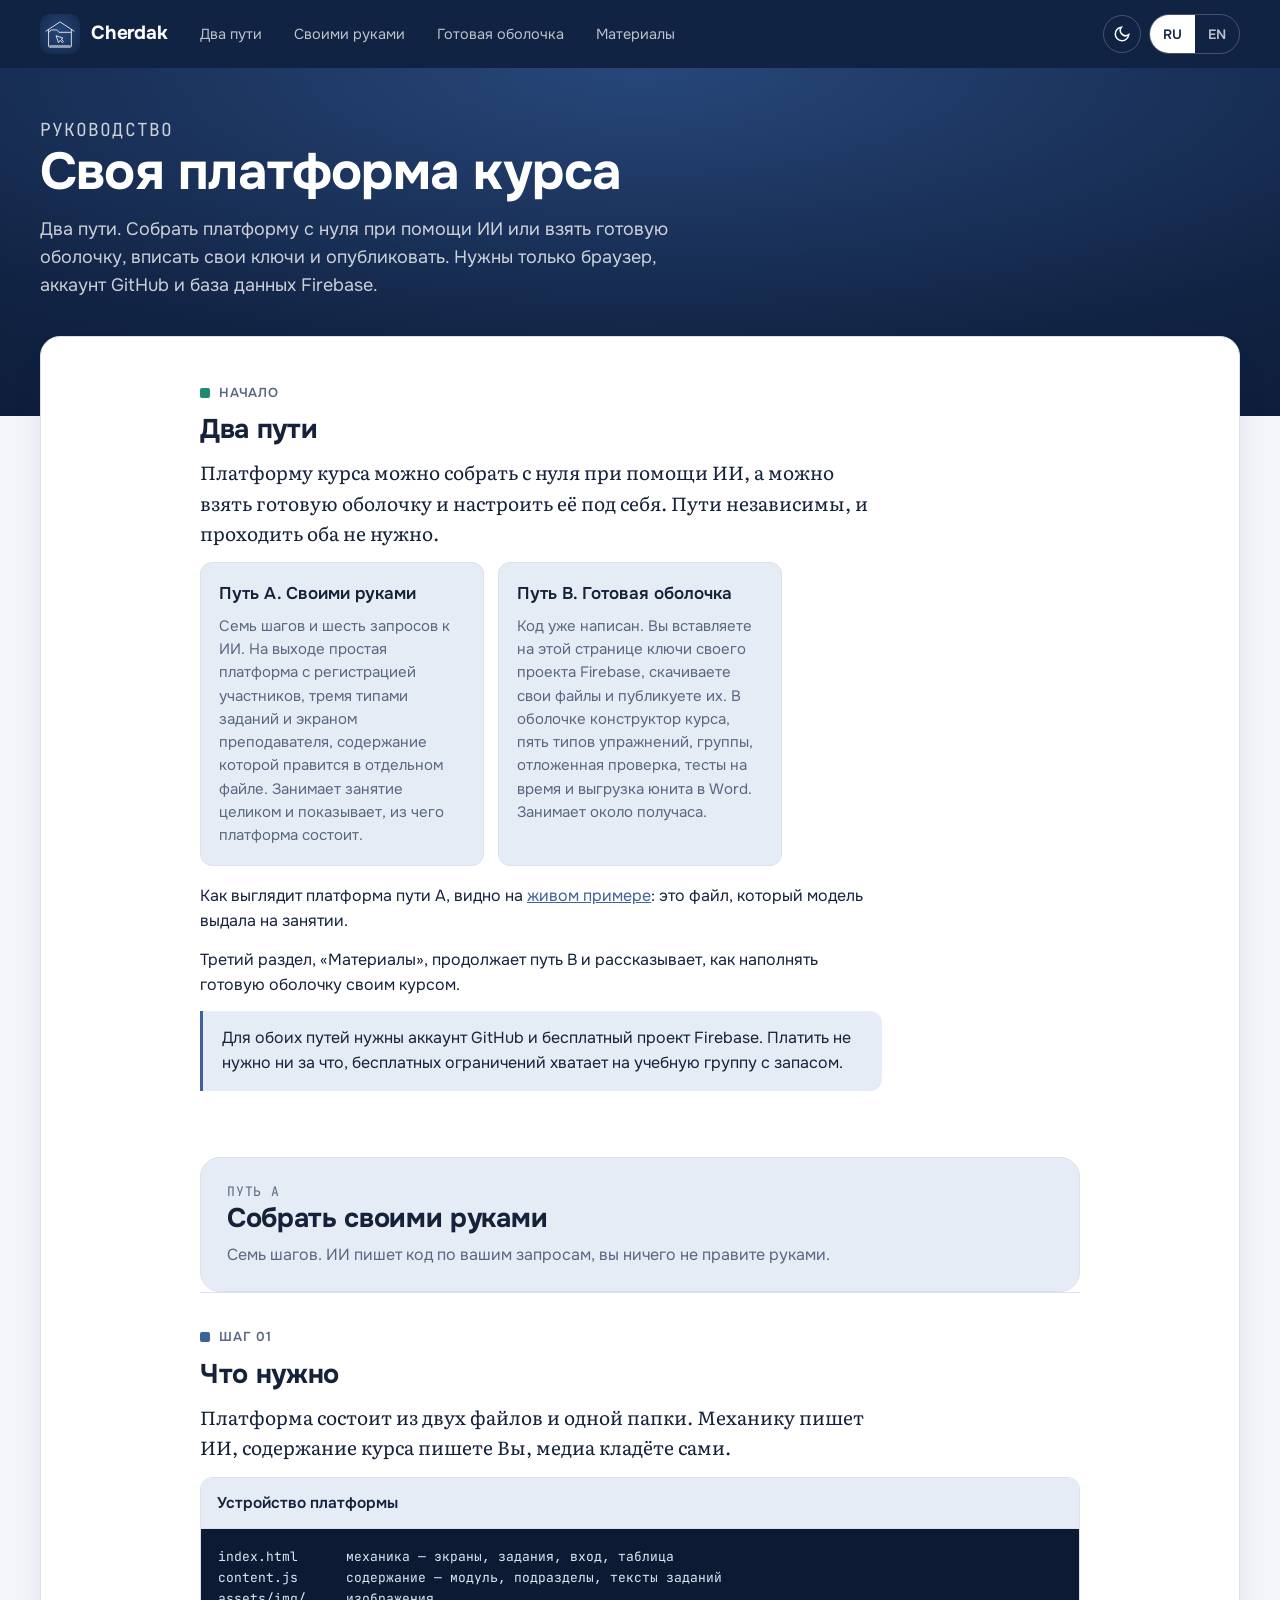
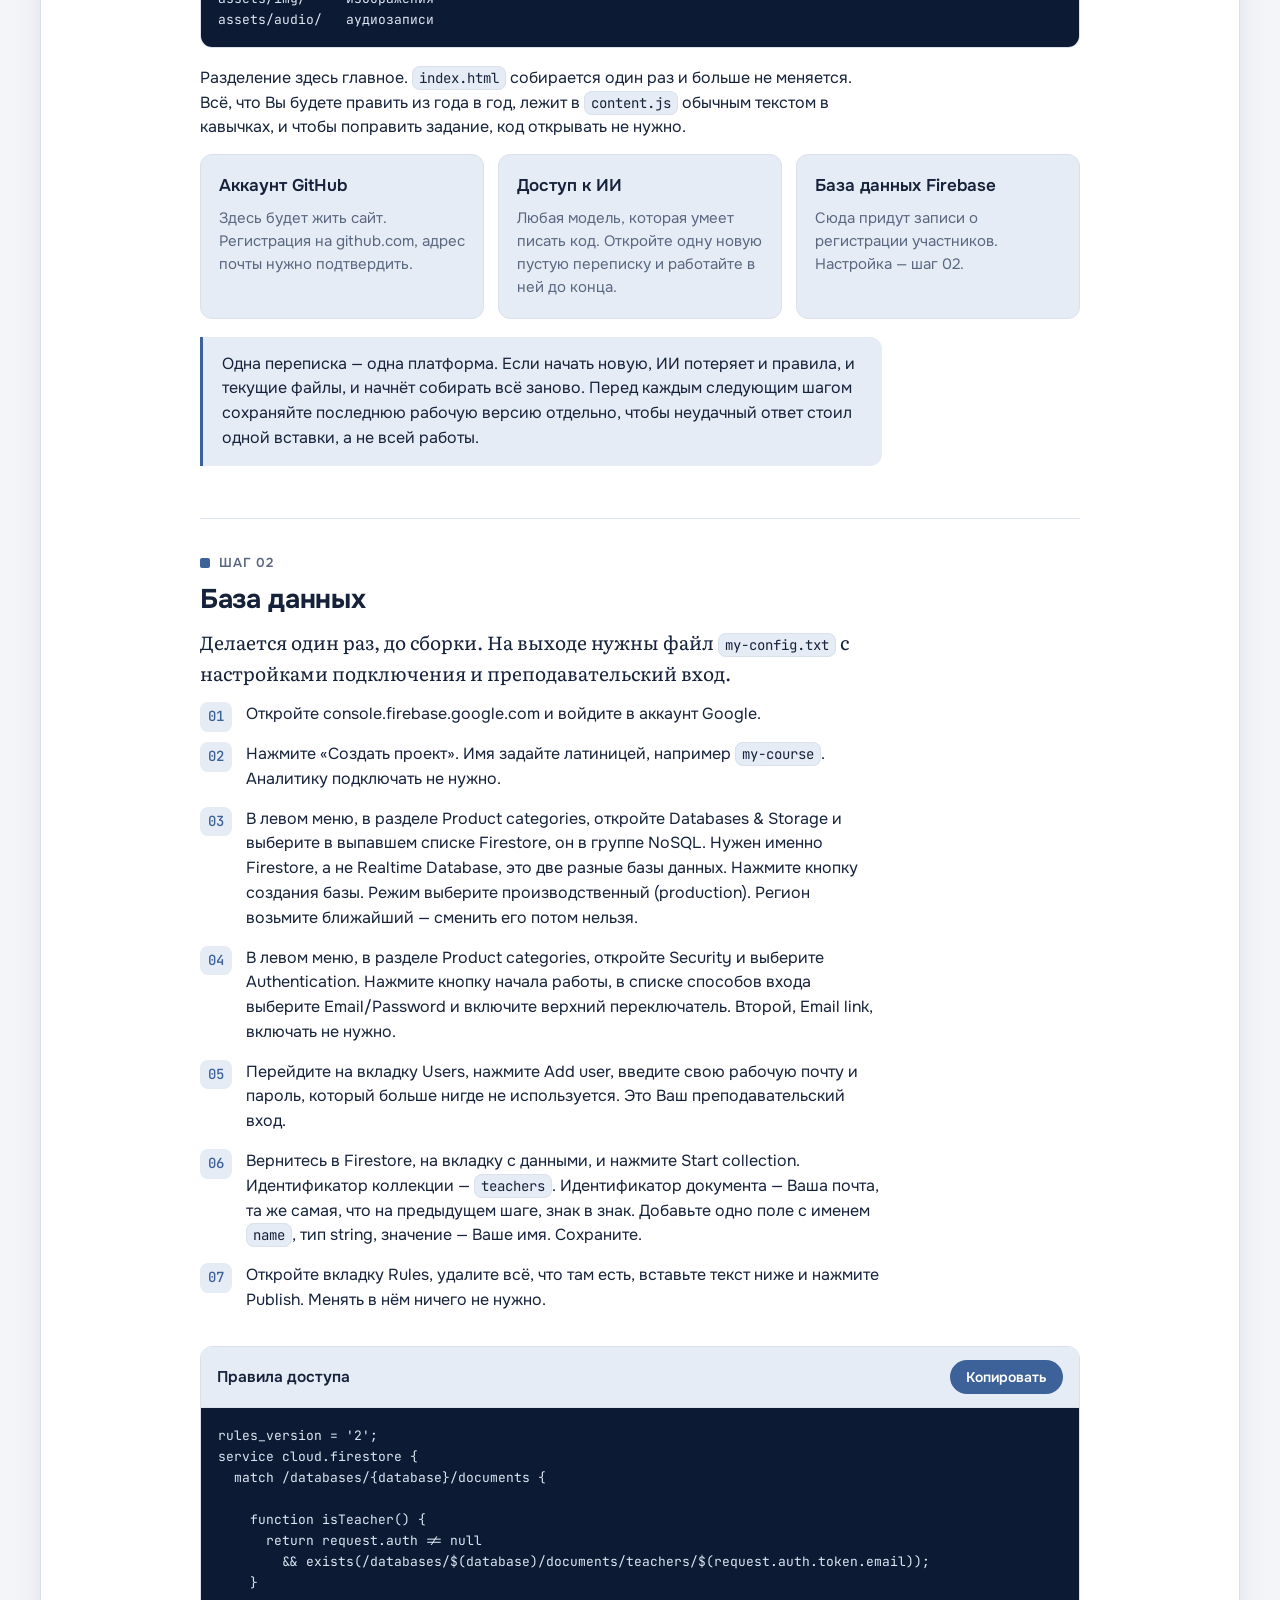
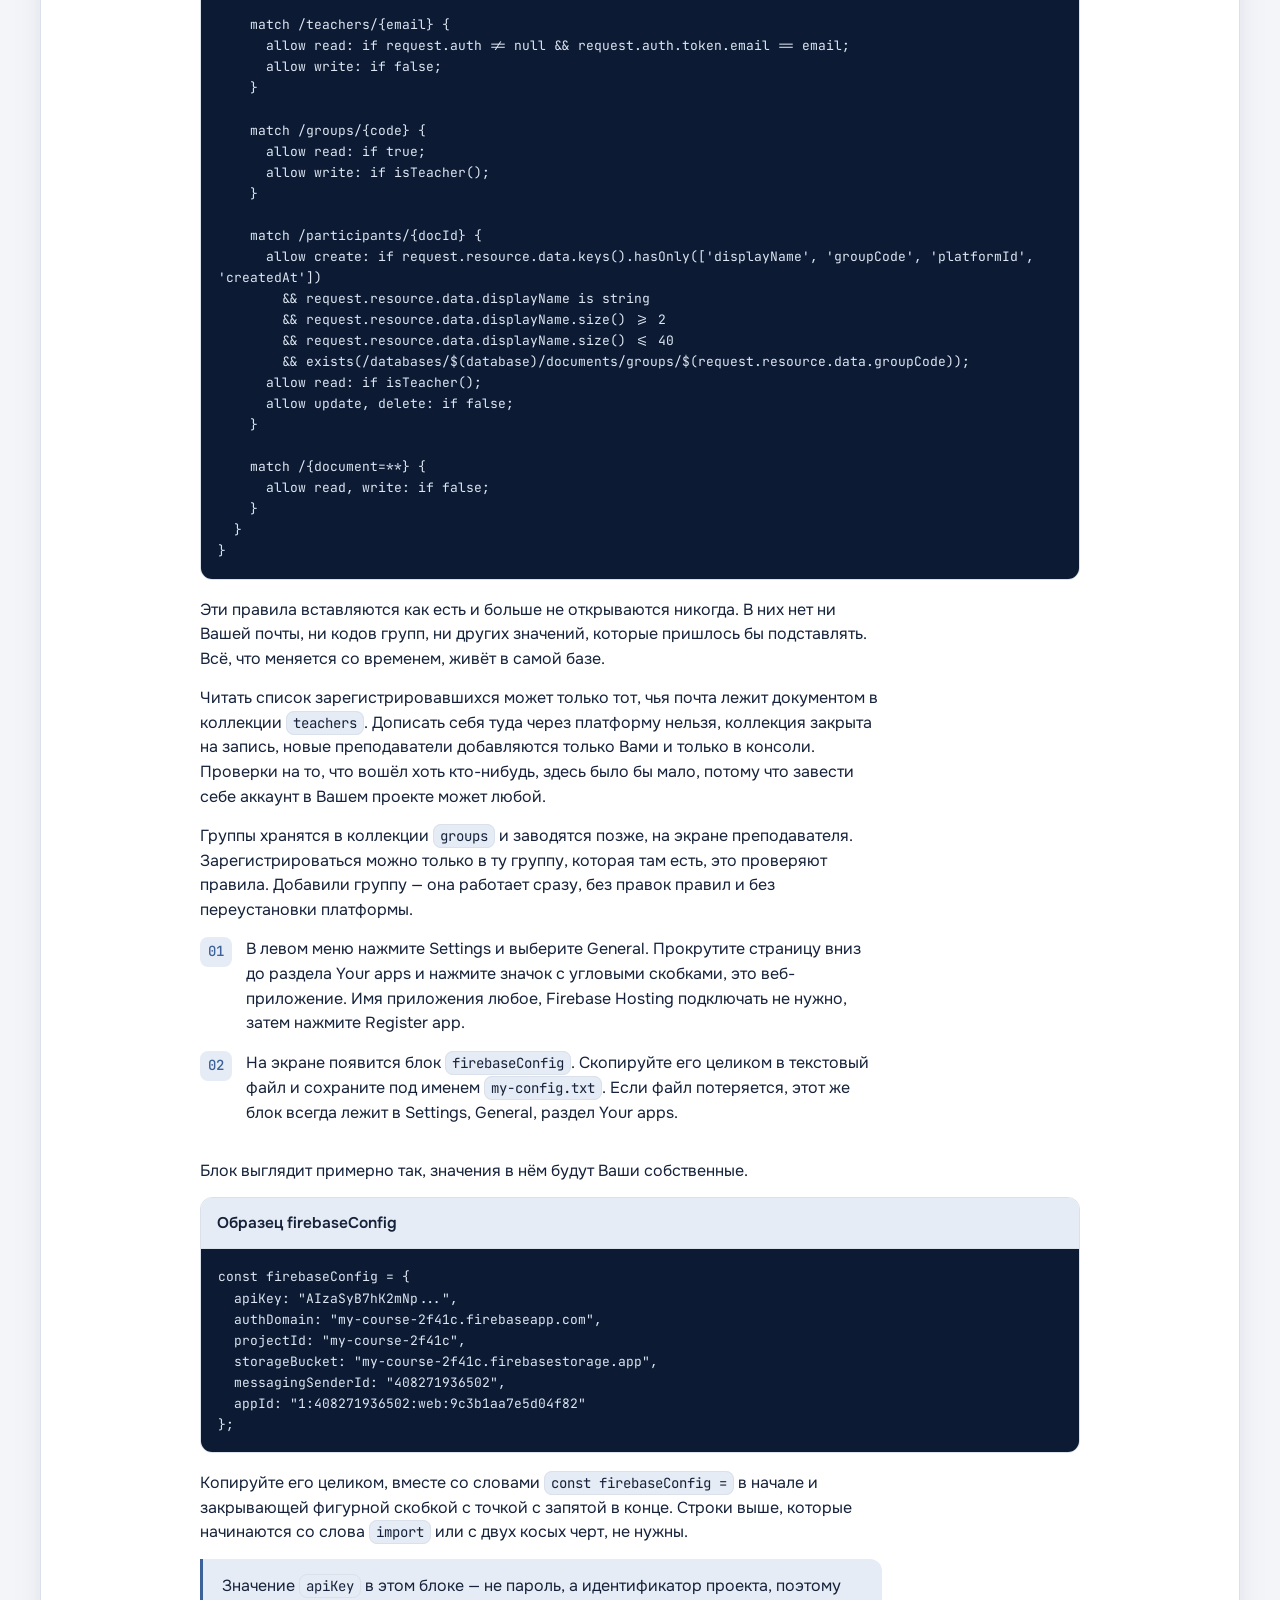
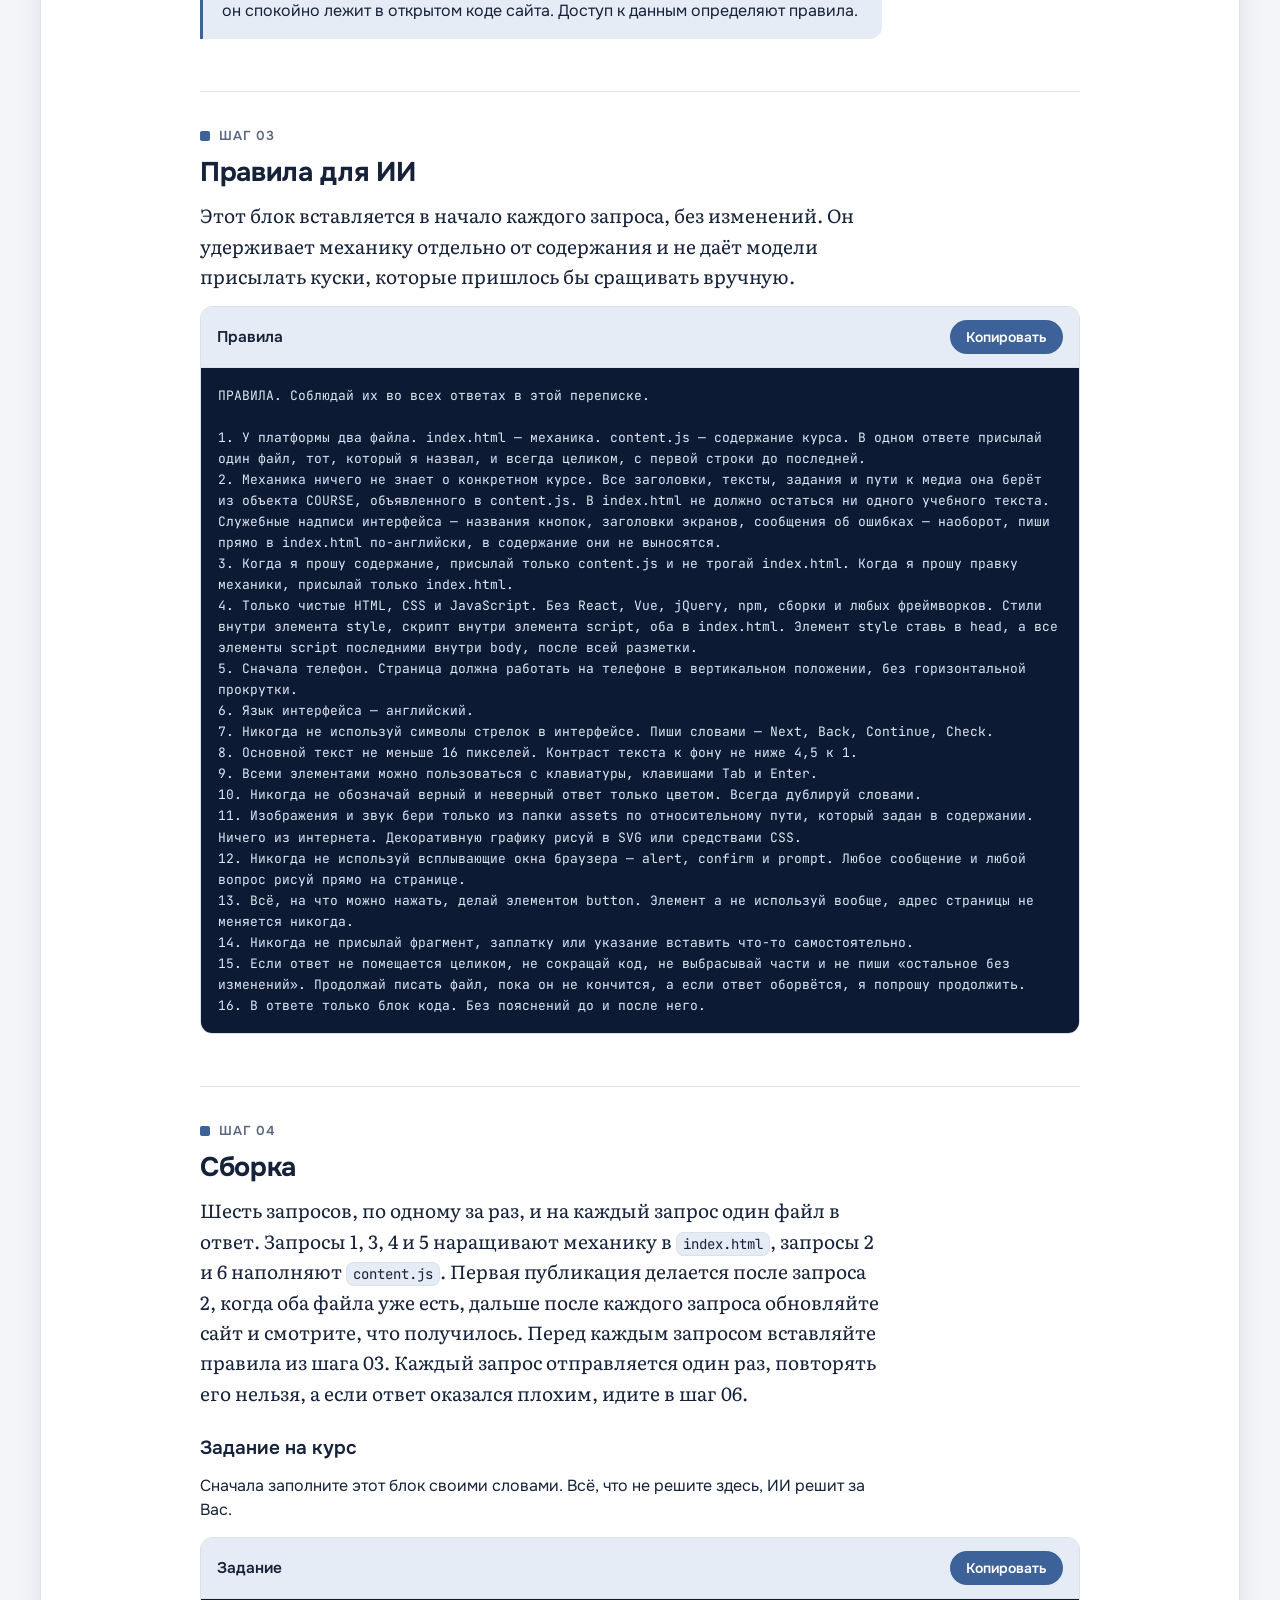
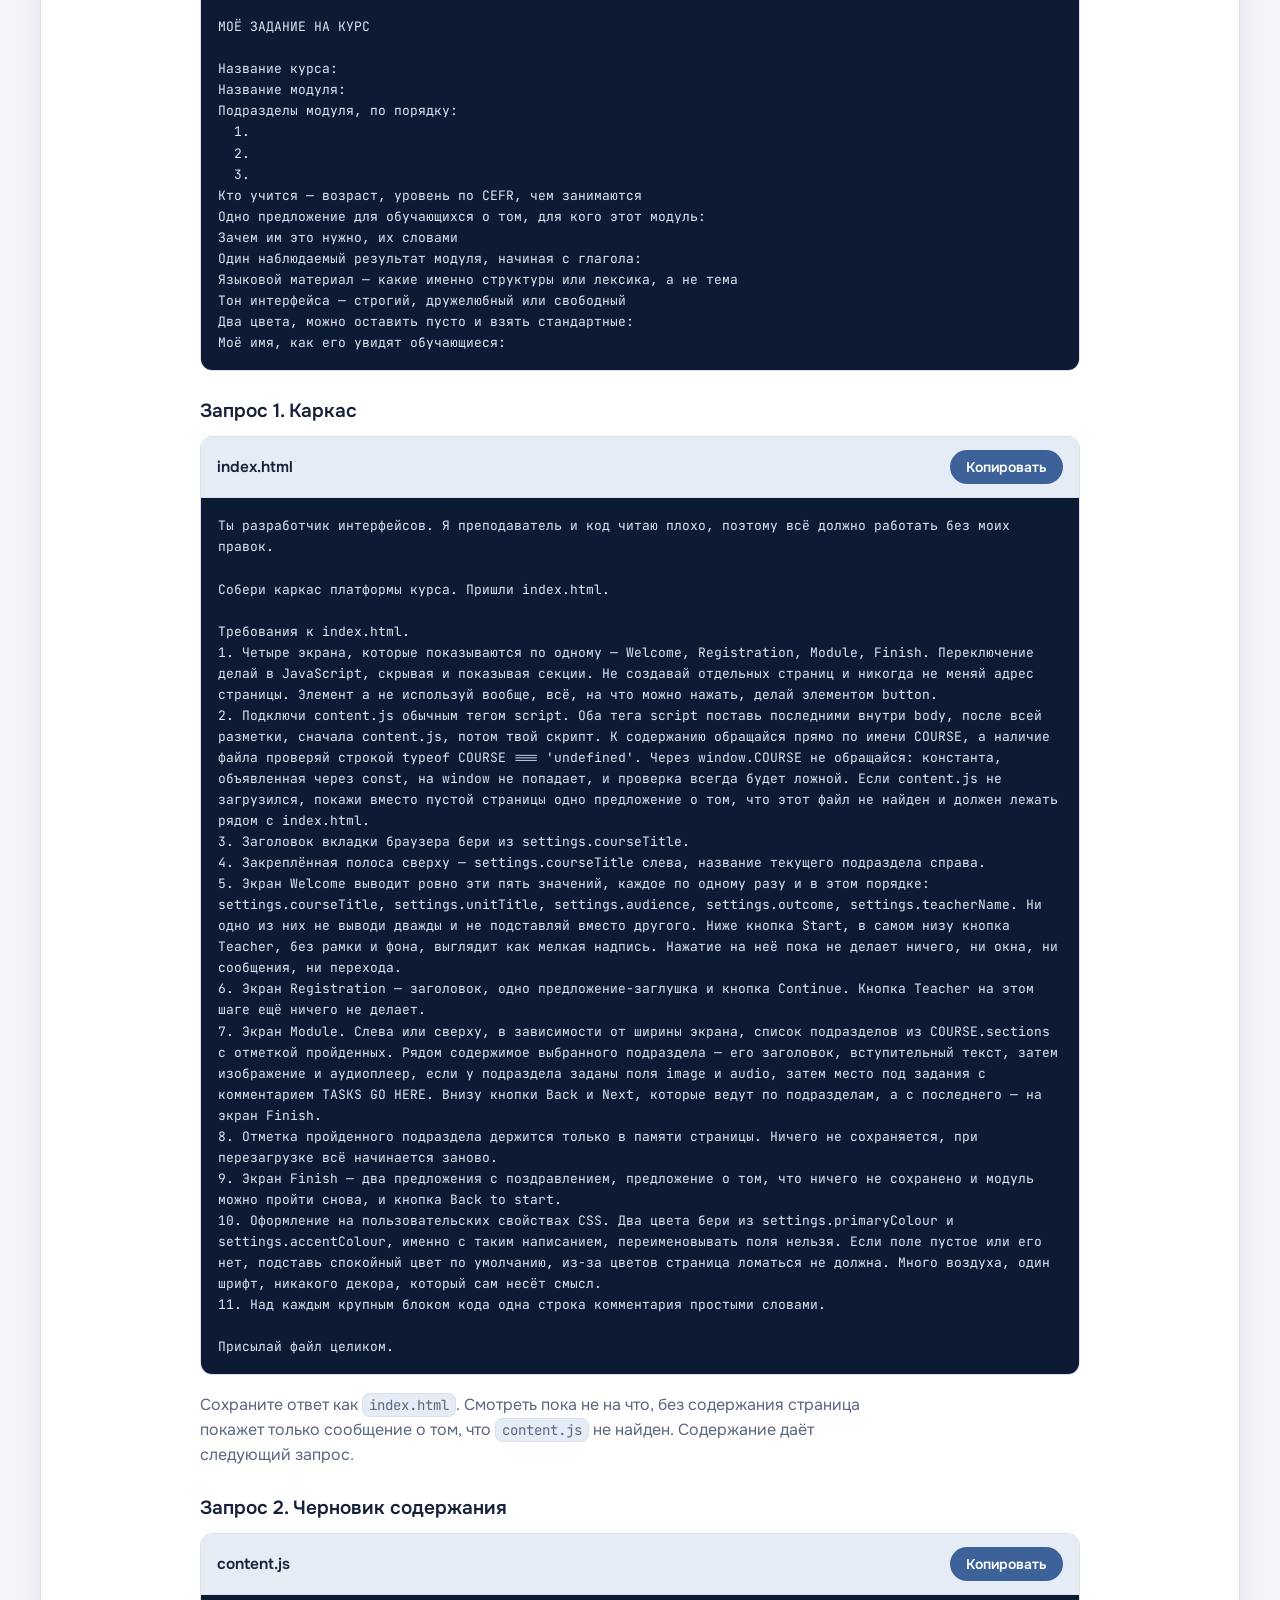
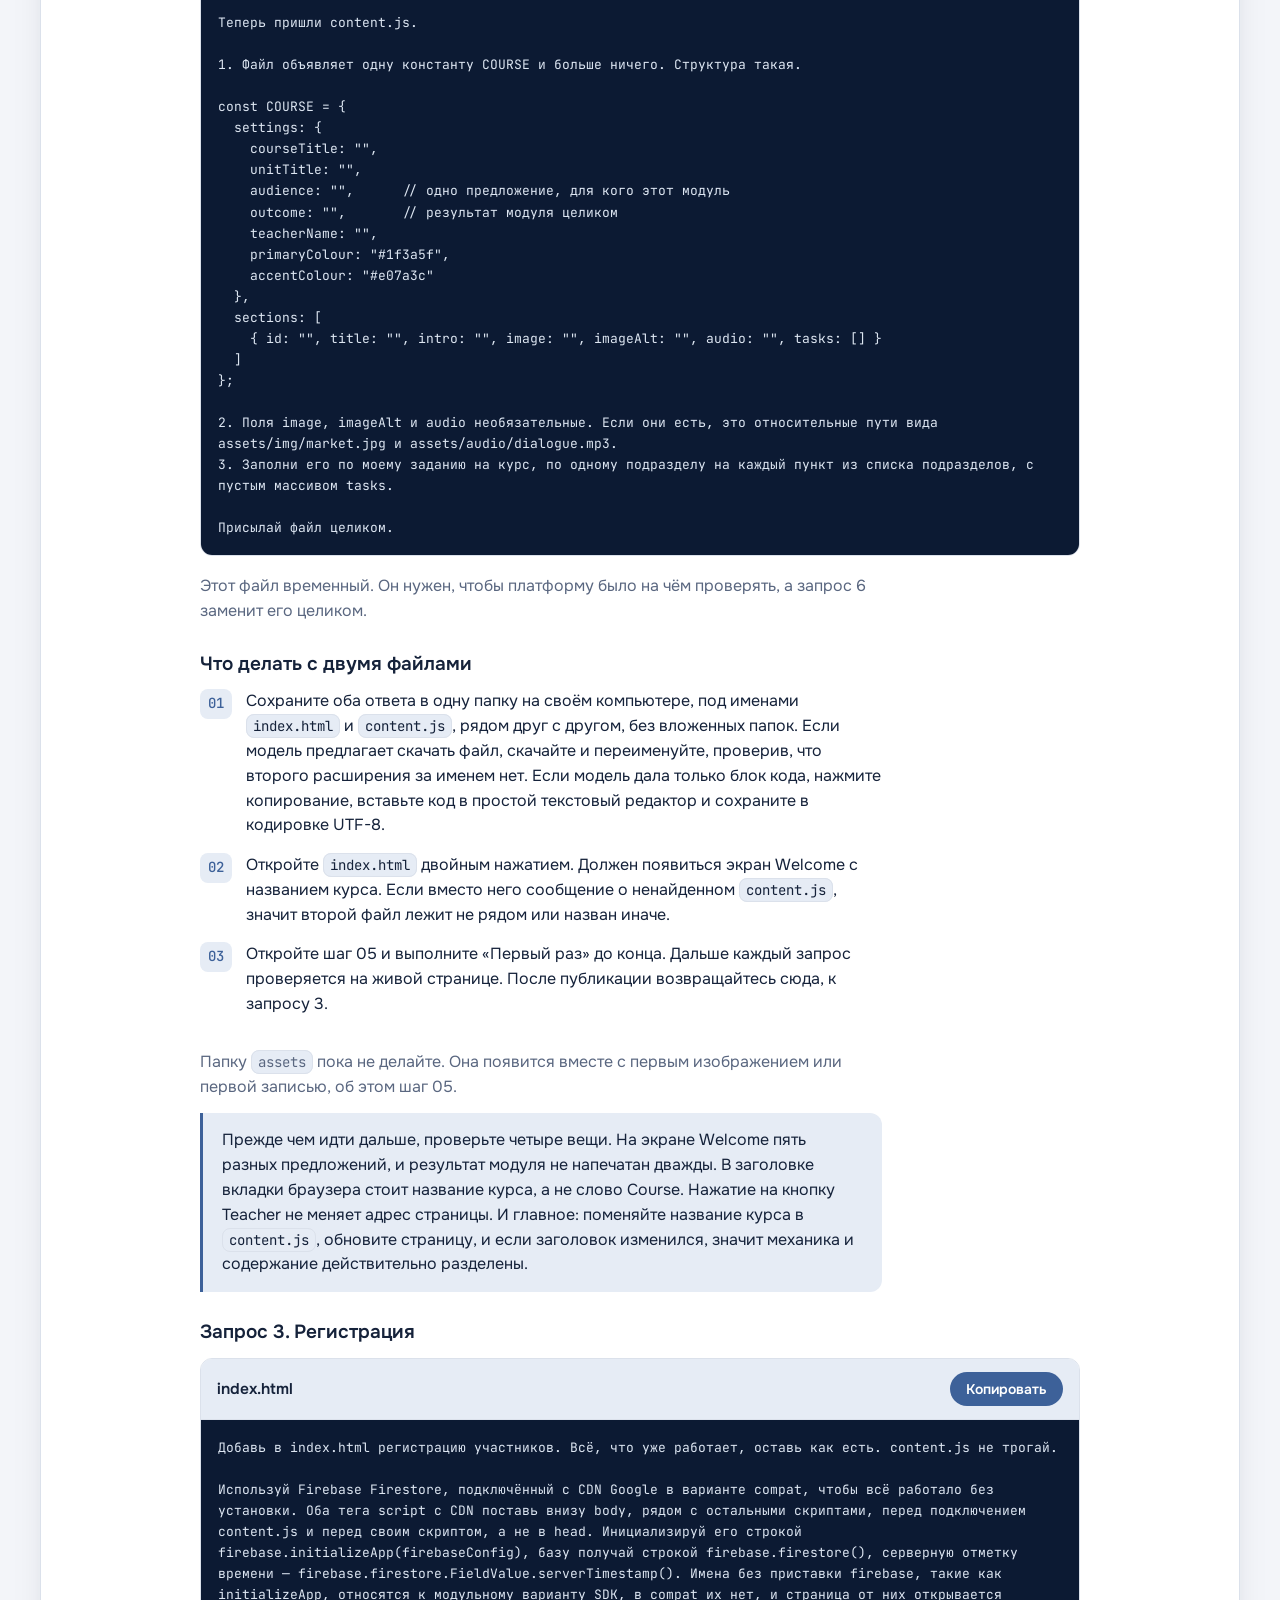
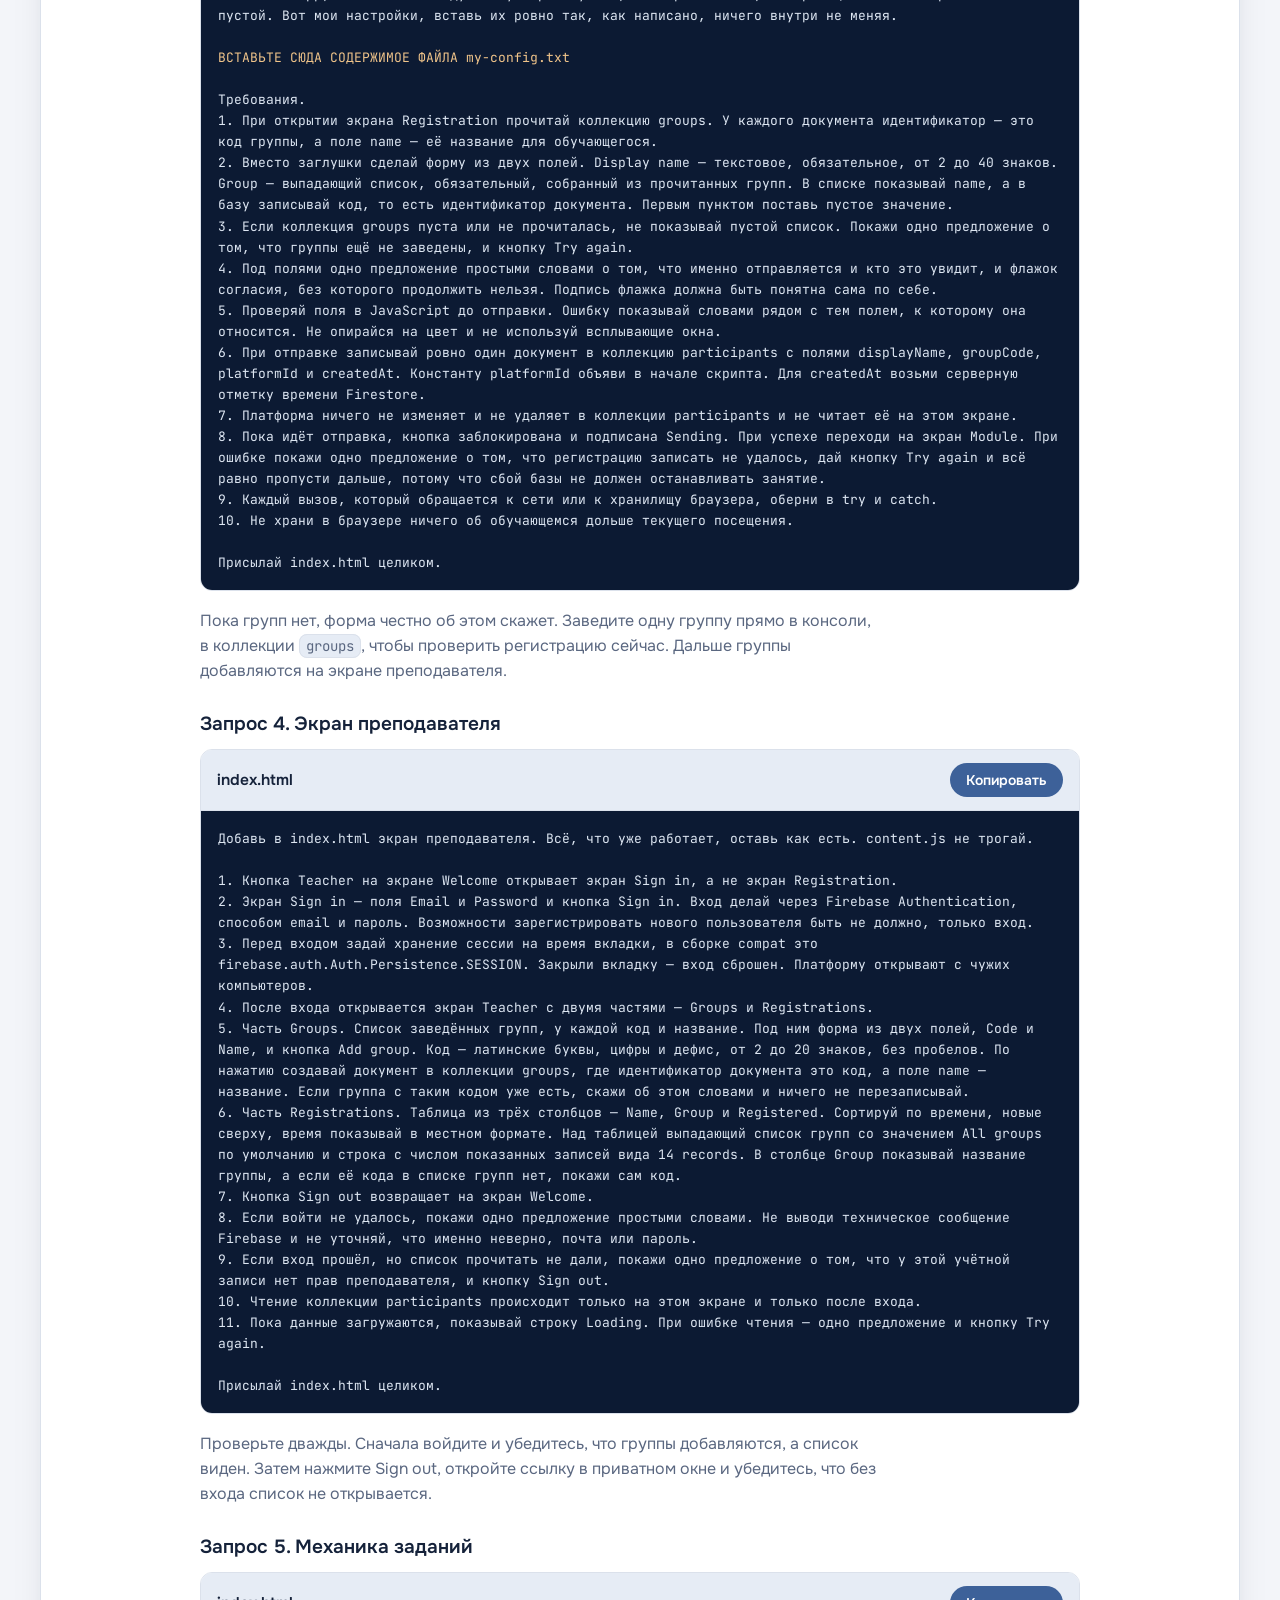
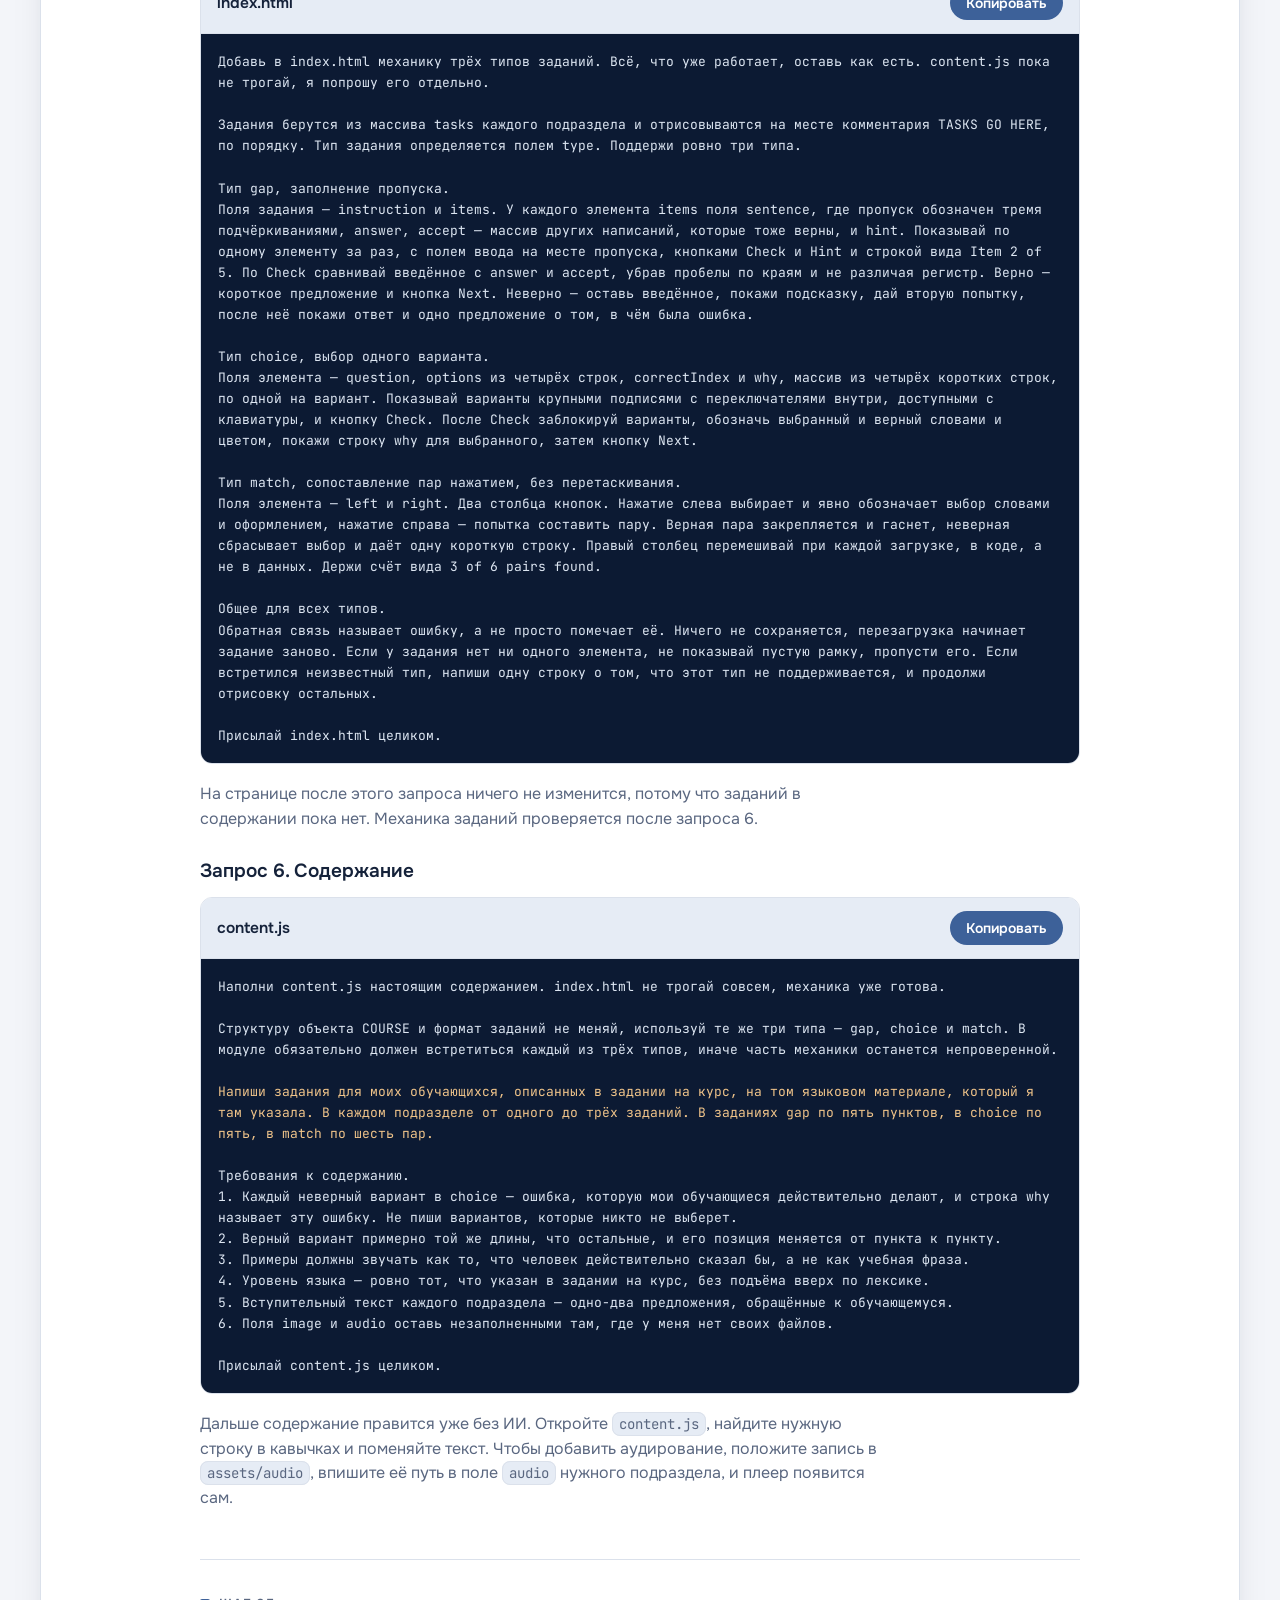
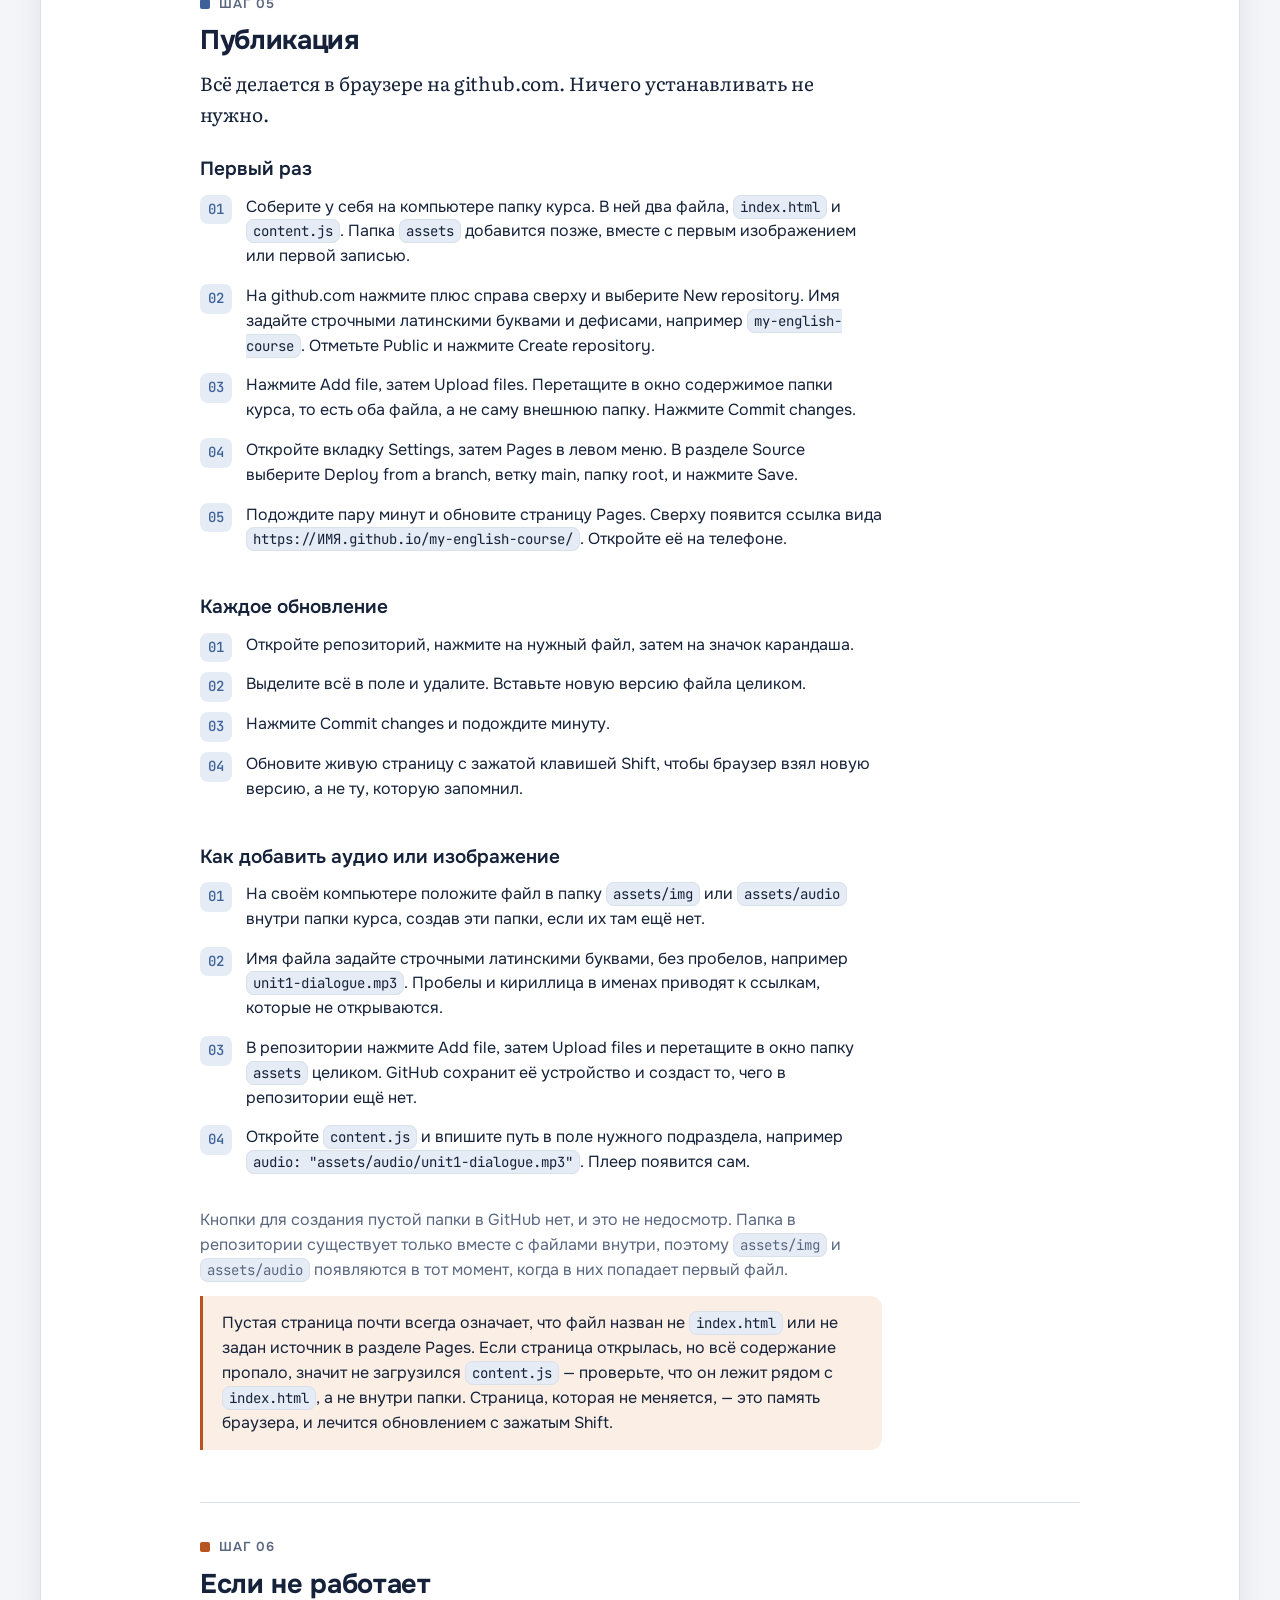
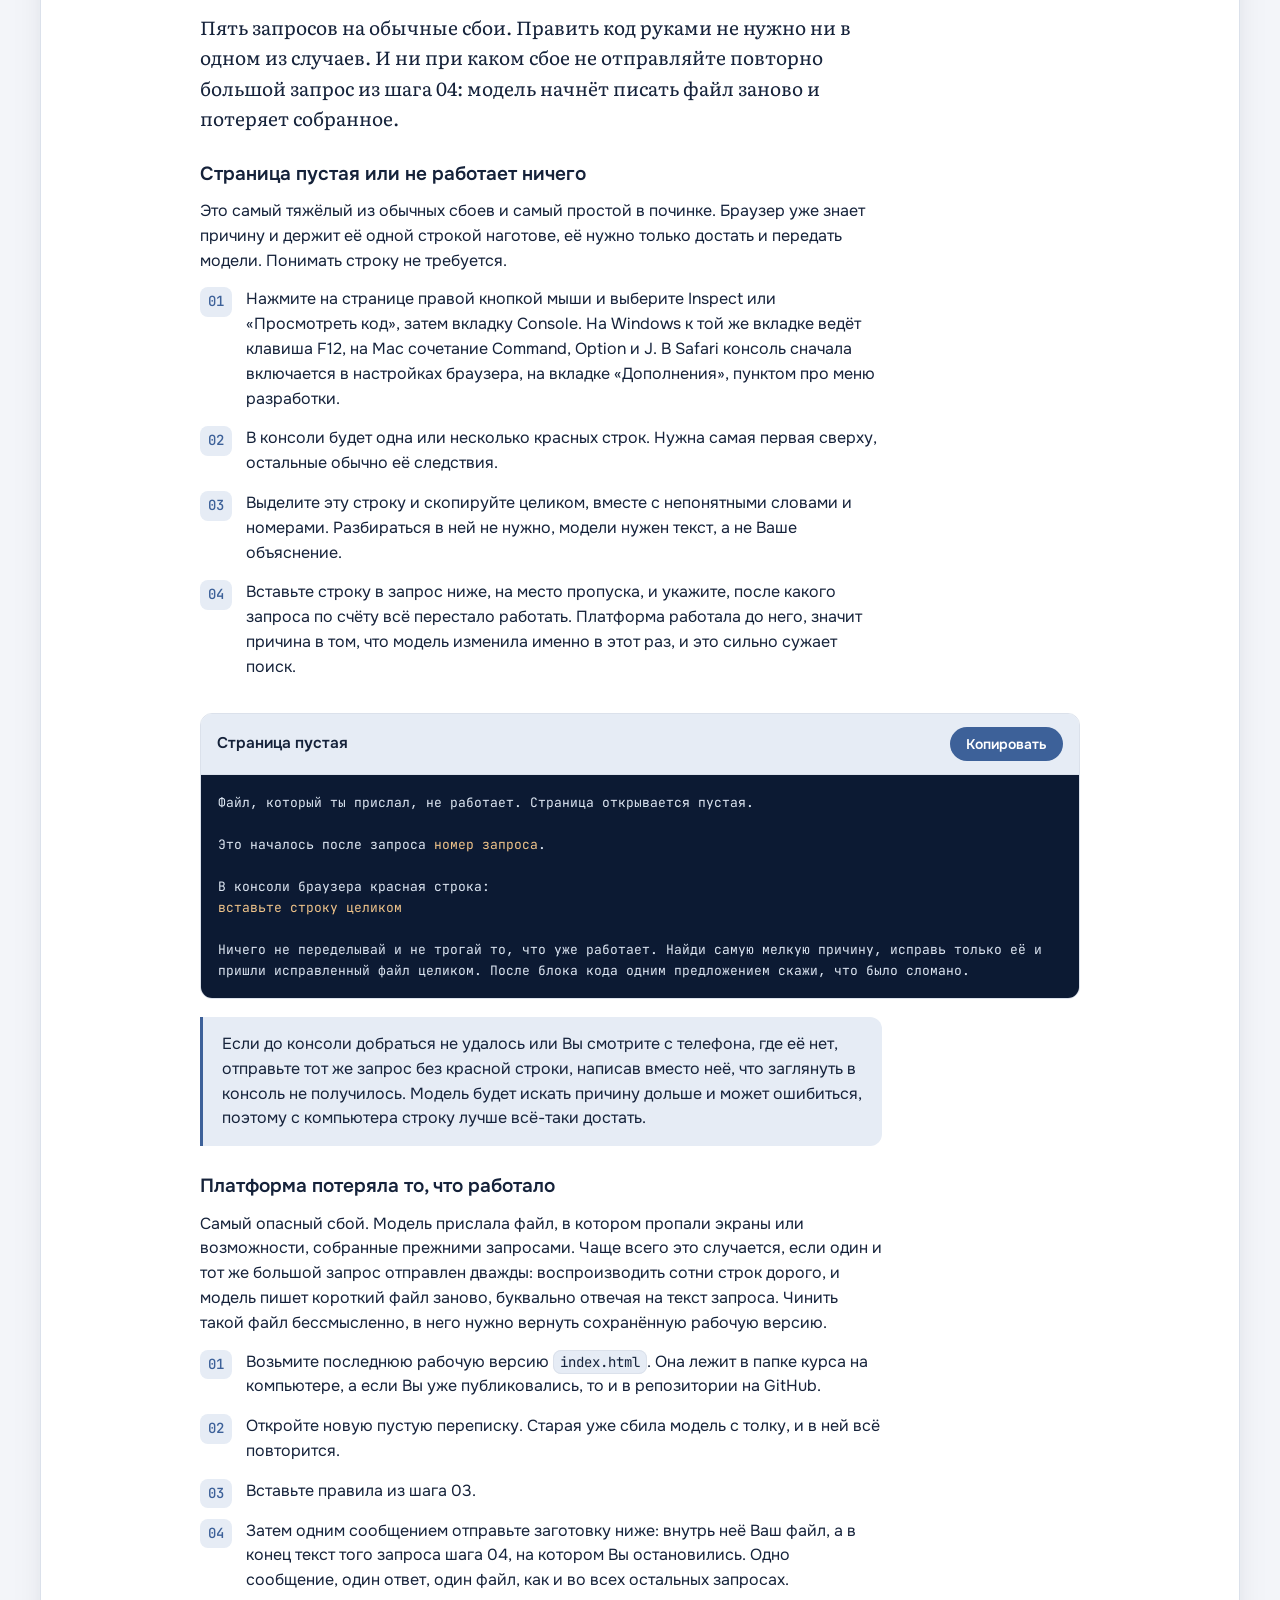
<file: index.html>
<!DOCTYPE html>
<html lang="ru" data-lang="ru">
<head>
<meta charset="utf-8">
<meta name="viewport" content="width=device-width, initial-scale=1">
<title>Своя платформа курса — Cherdak</title>
<meta name="description" content="Сайт курса с регистрацией участников и интерактивными заданиями: собрать с нуля при помощи ИИ или взять готовую оболочку. Учебный проект канала «Чердак», t.me/engattic.">
<meta name="theme-color" content="#14284A">
<meta property="og:title" content="Своя платформа курса — Cherdak">
<meta property="og:description" content="Сайт курса с регистрацией участников и интерактивными заданиями: собрать с нуля при помощи ИИ или взять готовую оболочку. Проект канала «Чердак», t.me/engattic.">
<meta property="og:image" content="assets/img/logo.svg">
<link rel="icon" href="assets/img/favicon.svg" type="image/svg+xml">
<link rel="apple-touch-icon" href="assets/img/logo.svg">
<link rel="preload" href="assets/fonts/onest/onest-cyrillic-400-normal.woff2" as="font" type="font/woff2" crossorigin>
<link rel="stylesheet" href="assets/css/fonts.css">
<link rel="stylesheet" href="assets/css/base.css">
<script>
  try{
    var t=localStorage.getItem('cherdak-platform-theme');
    if(t){document.documentElement.dataset.theme=t;}
    var l=localStorage.getItem('cherdak-platform-lang');
    if(l){document.documentElement.dataset.lang=l;document.documentElement.lang=l;}
  }catch(e){}
</script>
</head>
<body>
<a class="skip" href="#view"><span data-l="ru">К содержанию</span><span data-l="en">Skip to content</span></a>

<header class="topbar">
  <a class="brand" href="#view"><img src="assets/img/logo.svg" alt=""><span>Cherdak</span></a>
  <nav class="nav" aria-label="Разделы">
    <a href="#start"><span data-l="ru">Два пути</span><span data-l="en">Two paths</span></a>
    <a href="#a"><span data-l="ru">Своими руками</span><span data-l="en">Build it yourself</span></a>
    <a href="#b"><span data-l="ru">Готовая оболочка</span><span data-l="en">The ready shell</span></a>
    <a href="#c"><span data-l="ru">Материалы</span><span data-l="en">Materials</span></a>
  </nav>
  <div class="tools">
    <button class="icon-btn" id="theme" type="button" aria-label="Сменить тему">
      <svg width="18" height="18" viewBox="0 0 24 24" fill="none" stroke="currentColor" stroke-width="2" stroke-linecap="round"><path d="M21 12.8A9 9 0 1 1 11.2 3a7 7 0 0 0 9.8 9.8z"/></svg>
    </button>
    <div class="lang" role="group" aria-label="Язык">
      <button type="button" data-set="ru" aria-pressed="true">RU</button>
      <button type="button" data-set="en" aria-pressed="false">EN</button>
    </div>
  </div>
</header>

<div class="hero">
  <p class="eyebrow" data-l="ru">Руководство</p>
  <p class="eyebrow" data-l="en">Guide</p>
  <h1 data-l="ru">Своя платформа курса</h1>
  <h1 data-l="en">Your own course platform</h1>
  <p data-l="ru">Два пути. Собрать платформу с нуля при помощи ИИ или взять готовую оболочку, вписать свои ключи и опубликовать. Нужны только браузер, аккаунт GitHub и база данных Firebase.</p>
  <p data-l="en">Two paths. Build a platform from nothing with an AI, or take a ready shell, add your own keys and publish it. All you need is a browser, a GitHub account and a Firebase database.</p>
</div>

<main id="view" class="sheet" tabindex="-1">

<section id="start">
  <div data-l="ru">
    <div class="kind idea"><i></i><b>Начало</b></div>
    <h2>Два пути</h2>
    <p class="lead">Платформу курса можно собрать с нуля при помощи ИИ, а можно взять готовую оболочку и настроить её под себя. Пути независимы, и проходить оба не нужно.</p>
    <div class="cards">
      <div class="c">
        <h4>Путь A. Своими руками</h4>
        <p>Семь шагов и шесть запросов к ИИ. На выходе простая платформа с регистрацией участников, тремя типами заданий и экраном преподавателя, содержание которой правится в отдельном файле. Занимает занятие целиком и показывает, из чего платформа состоит.</p>
      </div>
      <div class="c">
        <h4>Путь B. Готовая оболочка</h4>
        <p>Код уже написан. Вы вставляете на этой странице ключи своего проекта Firebase, скачиваете свои файлы и публикуете их. В оболочке конструктор курса, пять типов упражнений, группы, отложенная проверка, тесты на время и выгрузка юнита в Word. Занимает около получаса.</p>
      </div>
    </div>
    <p>Как выглядит платформа пути A, видно на <a href="example/">живом примере</a>: это файл, который модель выдала на занятии.</p>
    <p>Третий раздел, «Материалы», продолжает путь B и рассказывает, как наполнять готовую оболочку своим курсом.</p>
    <div class="note"><p>Для обоих путей нужны аккаунт GitHub и бесплатный проект Firebase. Платить не нужно ни за что, бесплатных ограничений хватает на учебную группу с запасом.</p></div>
  </div>
  <div data-l="en">
    <div class="kind idea"><i></i><b>Start here</b></div>
    <h2>Two paths</h2>
    <p class="lead">You can build a course platform from nothing with an AI, or take a ready shell and set it up for yourself. The paths are independent, and there is no need to go through both.</p>
    <div class="cards">
      <div class="c">
        <h4>Path A. Build it yourself</h4>
        <p>Seven steps and six requests to an AI. What comes out is a simple platform with participant registration, three kinds of task and a teacher's screen, whose content is edited in a file of its own. It takes a whole lesson and shows what a platform is made of.</p>
      </div>
      <div class="c">
        <h4>Path B. The ready shell</h4>
        <p>The code is already written. You paste the keys of your own Firebase project on this page, download your files and publish them. The shell has a course builder, five kinds of exercise, groups, deferred checking, timed tests and a Word export of a unit. It takes about half an hour.</p>
      </div>
    </div>
    <p>What a path A platform looks like can be seen in a <a href="example/">live example</a>: that file is what a model produced in the lesson.</p>
    <p>The third section, Materials, carries on from path B and shows how to fill the ready shell with your own course.</p>
    <div class="note"><p>Both paths need a GitHub account and a free Firebase project. Nothing has to be paid for: the free limits are more than a teaching group uses.</p></div>
  </div>
</section>

<section class="part" id="a">
  <div data-l="ru">
    <p class="pn">Путь A</p>
    <h2>Собрать своими руками</h2>
    <p>Семь шагов. ИИ пишет код по вашим запросам, вы ничего не правите руками.</p>
  </div>
  <div data-l="en">
    <p class="pn">Path A</p>
    <h2>Build it yourself</h2>
    <p>Seven steps. The AI writes the code from your requests, and you fix nothing by hand.</p>
  </div>
</section>

<section id="need">
  <div data-l="ru">
    <div class="kind num"><i></i><b>Шаг 01</b></div>
    <h2>Что нужно</h2>
    <p class="lead">Платформа состоит из двух файлов и одной папки. Механику пишет ИИ, содержание курса пишете Вы, медиа кладёте сами.</p>
    <div class="block">
      <div class="block-head"><b>Устройство платформы</b></div>
      <pre>index.html      механика — экраны, задания, вход, таблица
content.js      содержание — модуль, подразделы, тексты заданий
assets/img/     изображения
assets/audio/   аудиозаписи</pre>
    </div>
    <p>Разделение здесь главное. <code>index.html</code> собирается один раз и больше не меняется. Всё, что Вы будете править из года в год, лежит в <code>content.js</code> обычным текстом в кавычках, и чтобы поправить задание, код открывать не нужно.</p>
    <div class="cards">
      <div class="c"><h4>Аккаунт GitHub</h4><p>Здесь будет жить сайт. Регистрация на github.com, адрес почты нужно подтвердить.</p></div>
      <div class="c"><h4>Доступ к ИИ</h4><p>Любая модель, которая умеет писать код. Откройте одну новую пустую переписку и работайте в ней до конца.</p></div>
      <div class="c"><h4>База данных Firebase</h4><p>Сюда придут записи о регистрации участников. Настройка — шаг 02.</p></div>
    </div>
    <div class="note"><p>Одна переписка — одна платформа. Если начать новую, ИИ потеряет и правила, и текущие файлы, и начнёт собирать всё заново. Перед каждым следующим шагом сохраняйте последнюю рабочую версию отдельно, чтобы неудачный ответ стоил одной вставки, а не всей работы.</p></div>
  </div>
  <div data-l="en">
    <div class="kind num"><i></i><b>Step 01</b></div>
    <h2>What you need</h2>
    <p class="lead">The platform is two files and one folder. The AI writes the mechanics, you write the course content, and you add the media yourself.</p>
    <div class="block">
      <div class="block-head"><b>How the platform is built</b></div>
      <pre>index.html      mechanics — screens, tasks, sign-in, table
content.js      content — the unit, its sections, the task texts
assets/img/     images
assets/audio/   audio recordings</pre>
    </div>
    <p>This split is the point. <code>index.html</code> is built once and then left alone. Everything you will revise from year to year sits in <code>content.js</code> as plain text between quotation marks, so changing a task never means opening the code.</p>
    <div class="cards">
      <div class="c"><h4>A GitHub account</h4><p>This is where the site will live. Sign up at github.com and confirm your e-mail address.</p></div>
      <div class="c"><h4>Access to an AI</h4><p>Any model that writes code. Open one new empty conversation and stay in it to the end.</p></div>
      <div class="c"><h4>A Firebase database</h4><p>This is where registration records arrive. Setting it up is step 02.</p></div>
    </div>
    <div class="note"><p>One conversation per platform. Starting a new one loses both the rules and the current files, and the AI begins again from nothing. Before each new step, save the last working version somewhere separate, so a bad answer costs you one paste rather than the whole build.</p></div>
  </div>
</section>

<section id="db">
  <div data-l="ru">
    <div class="kind num"><i></i><b>Шаг 02</b></div>
    <h2>База данных</h2>
    <p class="lead">Делается один раз, до сборки. На выходе нужны файл <code>my-config.txt</code> с настройками подключения и преподавательский вход.</p>
    <ol class="steps">
      <li>Откройте console.firebase.google.com и войдите в аккаунт Google.</li>
      <li>Нажмите «Создать проект». Имя задайте латиницей, например <code>my-course</code>. Аналитику подключать не нужно.</li>
      <li>В левом меню, в разделе Product categories, откройте Databases &amp; Storage и выберите в выпавшем списке Firestore, он в группе NoSQL. Нужен именно Firestore, а не Realtime Database, это две разные базы данных. Нажмите кнопку создания базы. Режим выберите производственный (production). Регион возьмите ближайший — сменить его потом нельзя.</li>
      <li>В левом меню, в разделе Product categories, откройте Security и выберите Authentication. Нажмите кнопку начала работы, в списке способов входа выберите Email/Password и включите верхний переключатель. Второй, Email link, включать не нужно.</li>
      <li>Перейдите на вкладку Users, нажмите Add user, введите свою рабочую почту и пароль, который больше нигде не используется. Это Ваш преподавательский вход.</li>
      <li>Вернитесь в Firestore, на вкладку с данными, и нажмите Start collection. Идентификатор коллекции — <code>teachers</code>. Идентификатор документа — Ваша почта, та же самая, что на предыдущем шаге, знак в знак. Добавьте одно поле с именем <code>name</code>, тип string, значение — Ваше имя. Сохраните.</li>
      <li>Откройте вкладку Rules, удалите всё, что там есть, вставьте текст ниже и нажмите Publish. Менять в нём ничего не нужно.</li>
    </ol>
    <div class="block">
      <div class="block-head"><b>Правила доступа</b><button class="btn btn-sm copy" type="button">Копировать</button></div>
      <pre>rules_version = '2';
service cloud.firestore {
  match /databases/{database}/documents {

    function isTeacher() {
      return request.auth != null
        &amp;&amp; exists(/databases/$(database)/documents/teachers/$(request.auth.token.email));
    }

    match /teachers/{email} {
      allow read: if request.auth != null &amp;&amp; request.auth.token.email == email;
      allow write: if false;
    }

    match /groups/{code} {
      allow read: if true;
      allow write: if isTeacher();
    }

    match /participants/{docId} {
      allow create: if request.resource.data.keys().hasOnly(['displayName', 'groupCode', 'platformId', 'createdAt'])
        &amp;&amp; request.resource.data.displayName is string
        &amp;&amp; request.resource.data.displayName.size() &gt;= 2
        &amp;&amp; request.resource.data.displayName.size() &lt;= 40
        &amp;&amp; exists(/databases/$(database)/documents/groups/$(request.resource.data.groupCode));
      allow read: if isTeacher();
      allow update, delete: if false;
    }

    match /{document=**} {
      allow read, write: if false;
    }
  }
}</pre>
    </div>
    <p>Эти правила вставляются как есть и больше не открываются никогда. В них нет ни Вашей почты, ни кодов групп, ни других значений, которые пришлось бы подставлять. Всё, что меняется со временем, живёт в самой базе.</p>
    <p>Читать список зарегистрировавшихся может только тот, чья почта лежит документом в коллекции <code>teachers</code>. Дописать себя туда через платформу нельзя, коллекция закрыта на запись, новые преподаватели добавляются только Вами и только в консоли. Проверки на то, что вошёл хоть кто-нибудь, здесь было бы мало, потому что завести себе аккаунт в Вашем проекте может любой.</p>
    <p>Группы хранятся в коллекции <code>groups</code> и заводятся позже, на экране преподавателя. Зарегистрироваться можно только в ту группу, которая там есть, это проверяют правила. Добавили группу — она работает сразу, без правок правил и без переустановки платформы.</p>
    <ol class="steps" start="8">
      <li>В левом меню нажмите Settings и выберите General. Прокрутите страницу вниз до раздела Your apps и нажмите значок с угловыми скобками, это веб-приложение. Имя приложения любое, Firebase Hosting подключать не нужно, затем нажмите Register app.</li>
      <li>На экране появится блок <code>firebaseConfig</code>. Скопируйте его целиком в текстовый файл и сохраните под именем <code>my-config.txt</code>. Если файл потеряется, этот же блок всегда лежит в Settings, General, раздел Your apps.</li>
    </ol>
    <p>Блок выглядит примерно так, значения в нём будут Ваши собственные.</p>
    <div class="block">
      <div class="block-head"><b>Образец firebaseConfig</b></div>
      <pre>const firebaseConfig = {
  apiKey: "AIzaSyB7hK2mNp...",
  authDomain: "my-course-2f41c.firebaseapp.com",
  projectId: "my-course-2f41c",
  storageBucket: "my-course-2f41c.firebasestorage.app",
  messagingSenderId: "408271936502",
  appId: "1:408271936502:web:9c3b1aa7e5d04f82"
};</pre>
    </div>
    <p>Копируйте его целиком, вместе со словами <code>const firebaseConfig =</code> в начале и закрывающей фигурной скобкой с точкой с запятой в конце. Строки выше, которые начинаются со слова <code>import</code> или с двух косых черт, не нужны.</p>
    <div class="note"><p>Значение <code>apiKey</code> в этом блоке — не пароль, а идентификатор проекта, поэтому он спокойно лежит в открытом коде сайта. Доступ к данным определяют правила.</p></div>
  </div>
  <div data-l="en">
    <div class="kind num"><i></i><b>Step 02</b></div>
    <h2>The database</h2>
    <p class="lead">Done once, before building. What you need at the end is a <code>my-config.txt</code> file holding the connection settings, and a teacher sign-in.</p>
    <ol class="steps">
      <li>Open console.firebase.google.com and sign in with a Google account.</li>
      <li>Click Create a project. Give it a plain name such as <code>my-course</code>. Analytics is not needed.</li>
      <li>In the left menu, under Product categories, open Databases &amp; Storage and choose Firestore from the list that appears, in the NoSQL group. It must be Firestore and not Realtime Database, which is a different database. Click the button that creates the database. Choose production mode. Pick the region closest to you — it cannot be changed later.</li>
      <li>In the left menu, under Product categories, open Security and choose Authentication. Click the button that starts it, pick Email/Password in the list of sign-in methods and turn on the first switch. The second one, Email link, is not needed.</li>
      <li>Open the Users tab, click Add user, and enter your work e-mail and a password you use nowhere else. This is your teacher sign-in.</li>
      <li>Go back to Firestore, to the data tab, and click Start collection. The collection id is <code>teachers</code>. The document id is your e-mail, exactly the one from the previous step, character for character. Add one field called <code>name</code>, of type string, with your name as its value. Save.</li>
      <li>Open the Rules tab, delete everything in it, paste the text below and click Publish. Nothing in it needs changing.</li>
    </ol>
    <div class="block">
      <div class="block-head"><b>Security rules</b><button class="btn btn-sm copy" type="button">Copy</button></div>
      <pre>rules_version = '2';
service cloud.firestore {
  match /databases/{database}/documents {

    function isTeacher() {
      return request.auth != null
        &amp;&amp; exists(/databases/$(database)/documents/teachers/$(request.auth.token.email));
    }

    match /teachers/{email} {
      allow read: if request.auth != null &amp;&amp; request.auth.token.email == email;
      allow write: if false;
    }

    match /groups/{code} {
      allow read: if true;
      allow write: if isTeacher();
    }

    match /participants/{docId} {
      allow create: if request.resource.data.keys().hasOnly(['displayName', 'groupCode', 'platformId', 'createdAt'])
        &amp;&amp; request.resource.data.displayName is string
        &amp;&amp; request.resource.data.displayName.size() &gt;= 2
        &amp;&amp; request.resource.data.displayName.size() &lt;= 40
        &amp;&amp; exists(/databases/$(database)/documents/groups/$(request.resource.data.groupCode));
      allow read: if isTeacher();
      allow update, delete: if false;
    }

    match /{document=**} {
      allow read, write: if false;
    }
  }
}</pre>
    </div>
    <p>These rules are pasted as they are and never opened again. They hold no e-mail of yours, no group codes, nothing you would have to substitute. Everything that changes over time lives in the database itself.</p>
    <p>Only the person whose e-mail sits as a document in the <code>teachers</code> collection can read the list of registrations. Nobody can add themselves there through the platform, the collection is closed to writing, and new teachers are added by you alone, in the console. Checking merely that somebody is signed in would not be enough here, because anyone can create an account in your project.</p>
    <p>Groups live in the <code>groups</code> collection and are created later, on the teacher screen. A learner can register only into a group that exists there, and the rules enforce it. Add a group and it works at once, with no edit to the rules and no redeployment of the platform.</p>
    <ol class="steps" start="8">
      <li>In the left menu click Settings and choose General. Scroll down to the Your apps section and click the angle brackets icon, which stands for a web app. Any app name will do, Firebase Hosting is not needed, then click Register app.</li>
      <li>A <code>firebaseConfig</code> block appears on screen. Copy the whole of it into a text file and save it as <code>my-config.txt</code>. If the file goes missing, the same block always sits in Settings, General, the Your apps section.</li>
    </ol>
    <p>The block looks roughly like this, with your own values in it.</p>
    <div class="block">
      <div class="block-head"><b>What firebaseConfig looks like</b></div>
      <pre>const firebaseConfig = {
  apiKey: "AIzaSyB7hK2mNp...",
  authDomain: "my-course-2f41c.firebaseapp.com",
  projectId: "my-course-2f41c",
  storageBucket: "my-course-2f41c.firebasestorage.app",
  messagingSenderId: "408271936502",
  appId: "1:408271936502:web:9c3b1aa7e5d04f82"
};</pre>
    </div>
    <p>Copy the whole of it, including the words <code>const firebaseConfig =</code> at the start and the closing brace with its semicolon at the end. The lines above it that begin with <code>import</code> or with two slashes are not needed.</p>
    <div class="note"><p>The <code>apiKey</code> value in that block is not a password but a project identifier, which is why it can sit openly in the site's code. Access is decided by the rules.</p></div>
  </div>
</section>

<section id="rules">
  <div data-l="ru">
    <div class="kind num"><i></i><b>Шаг 03</b></div>
    <h2>Правила для ИИ</h2>
    <p class="lead">Этот блок вставляется в начало каждого запроса, без изменений. Он удерживает механику отдельно от содержания и не даёт модели присылать куски, которые пришлось бы сращивать вручную.</p>
    <div class="block">
      <div class="block-head"><b>Правила</b><button class="btn btn-sm copy" type="button">Копировать</button></div>
      <pre>ПРАВИЛА. Соблюдай их во всех ответах в этой переписке.

1. У платформы два файла. index.html — механика. content.js — содержание курса. В одном ответе присылай один файл, тот, который я назвал, и всегда целиком, с первой строки до последней.
2. Механика ничего не знает о конкретном курсе. Все заголовки, тексты, задания и пути к медиа она берёт из объекта COURSE, объявленного в content.js. В index.html не должно остаться ни одного учебного текста. Служебные надписи интерфейса — названия кнопок, заголовки экранов, сообщения об ошибках — наоборот, пиши прямо в index.html по-английски, в содержание они не выносятся.
3. Когда я прошу содержание, присылай только content.js и не трогай index.html. Когда я прошу правку механики, присылай только index.html.
4. Только чистые HTML, CSS и JavaScript. Без React, Vue, jQuery, npm, сборки и любых фреймворков. Стили внутри элемента style, скрипт внутри элемента script, оба в index.html. Элемент style ставь в head, а все элементы script последними внутри body, после всей разметки.
5. Сначала телефон. Страница должна работать на телефоне в вертикальном положении, без горизонтальной прокрутки.
6. Язык интерфейса — английский.
7. Никогда не используй символы стрелок в интерфейсе. Пиши словами — Next, Back, Continue, Check.
8. Основной текст не меньше 16 пикселей. Контраст текста к фону не ниже 4,5 к 1.
9. Всеми элементами можно пользоваться с клавиатуры, клавишами Tab и Enter.
10. Никогда не обозначай верный и неверный ответ только цветом. Всегда дублируй словами.
11. Изображения и звук бери только из папки assets по относительному пути, который задан в содержании. Ничего из интернета. Декоративную графику рисуй в SVG или средствами CSS.
12. Никогда не используй всплывающие окна браузера — alert, confirm и prompt. Любое сообщение и любой вопрос рисуй прямо на странице.
13. Всё, на что можно нажать, делай элементом button. Элемент a не используй вообще, адрес страницы не меняется никогда.
14. Никогда не присылай фрагмент, заплатку или указание вставить что-то самостоятельно.
15. Если ответ не помещается целиком, не сокращай код, не выбрасывай части и не пиши «остальное без изменений». Продолжай писать файл, пока он не кончится, а если ответ оборвётся, я попрошу продолжить.
16. В ответе только блок кода. Без пояснений до и после него.</pre>
    </div>
  </div>
  <div data-l="en">
    <div class="kind num"><i></i><b>Step 03</b></div>
    <h2>Rules for the AI</h2>
    <p class="lead">This block goes at the start of every request, unchanged. It keeps the mechanics apart from the content and stops the model sending pieces you would have to splice together by hand.</p>
    <div class="block">
      <div class="block-head"><b>Rules</b><button class="btn btn-sm copy" type="button">Copy</button></div>
      <pre>RULES. Apply all of these to every answer in this conversation.

1. The platform has two files. index.html holds the mechanics. content.js holds the course content. Send one file per answer, the one I named, and always in full, from the first line to the last.
2. The mechanics know nothing about any particular course. Every heading, text, task and media path comes from the COURSE object declared in content.js. Not one line of teaching text may stay in index.html. Interface wording, on the other hand — button labels, screen headings, error messages — is written straight into index.html in English and never moved into the content.
3. When I ask for content, send content.js only and leave index.html alone. When I ask for a change to the mechanics, send index.html only.
4. Plain HTML, CSS and JavaScript only. No React, Vue, jQuery, npm, build step or frameworks of any kind. The CSS inside a style element and the JavaScript inside a script element, both in index.html. Put the style element in the head and every script element last inside the body, after all the markup.
5. Mobile first. It must work on a phone held upright, with no horizontal scrolling.
6. The interface language is English.
7. Never use arrow characters in the interface. Use words such as Next, Back, Continue, Check.
8. Body text at least 16 pixels. Text contrast at least 4.5 to 1 against its background.
9. Every control must be usable with the keyboard alone, with Tab and Enter.
10. Never mark an answer right or wrong by colour alone. Always say it in words as well.
11. Take images and sound only from the assets folder, by the relative path given in the content. Nothing from the internet. Draw decorative graphics in SVG or with CSS.
12. Never use the browser's pop-up windows, that is alert, confirm and prompt. Draw every message and every question on the page itself.
13. Everything clickable is a button element. Never use an a element at all, and the page address never changes.
14. Never send a fragment, a patch, or an instruction to insert something myself.
15. If an answer does not fit, do not shorten the code, drop parts or write "the rest is unchanged". Keep writing the file until it ends, and if the answer is cut off I will ask you to continue.
16. Answer with the code block only. No explanation before or after it.</pre>
    </div>
  </div>
</section>

<section id="build">
  <div data-l="ru">
    <div class="kind num"><i></i><b>Шаг 04</b></div>
    <h2>Сборка</h2>
    <p class="lead">Шесть запросов, по одному за раз, и на каждый запрос один файл в ответ. Запросы 1, 3, 4 и 5 наращивают механику в <code>index.html</code>, запросы 2 и 6 наполняют <code>content.js</code>. Первая публикация делается после запроса 2, когда оба файла уже есть, дальше после каждого запроса обновляйте сайт и смотрите, что получилось. Перед каждым запросом вставляйте правила из шага 03. Каждый запрос отправляется один раз, повторять его нельзя, а если ответ оказался плохим, идите в шаг 06.</p>

    <h3>Задание на курс</h3>
    <p>Сначала заполните этот блок своими словами. Всё, что не решите здесь, ИИ решит за Вас.</p>
    <div class="block">
      <div class="block-head"><b>Задание</b><button class="btn btn-sm copy" type="button">Копировать</button></div>
      <pre>МОЁ ЗАДАНИЕ НА КУРС

Название курса:
Название модуля:
Подразделы модуля, по порядку:
  1.
  2.
  3.
Кто учится — возраст, уровень по CEFR, чем занимаются
Одно предложение для обучающихся о том, для кого этот модуль:
Зачем им это нужно, их словами
Один наблюдаемый результат модуля, начиная с глагола:
Языковой материал — какие именно структуры или лексика, а не тема
Тон интерфейса — строгий, дружелюбный или свободный
Два цвета, можно оставить пусто и взять стандартные:
Моё имя, как его увидят обучающиеся:</pre>
    </div>

    <h3>Запрос 1. Каркас</h3>
    <div class="block">
      <div class="block-head"><b>index.html</b><button class="btn btn-sm copy" type="button">Копировать</button></div>
      <pre>Ты разработчик интерфейсов. Я преподаватель и код читаю плохо, поэтому всё должно работать без моих правок.

Собери каркас платформы курса. Пришли index.html.

Требования к index.html.
1. Четыре экрана, которые показываются по одному — Welcome, Registration, Module, Finish. Переключение делай в JavaScript, скрывая и показывая секции. Не создавай отдельных страниц и никогда не меняй адрес страницы. Элемент a не используй вообще, всё, на что можно нажать, делай элементом button.
2. Подключи content.js обычным тегом script. Оба тега script поставь последними внутри body, после всей разметки, сначала content.js, потом твой скрипт. К содержанию обращайся прямо по имени COURSE, а наличие файла проверяй строкой typeof COURSE === 'undefined'. Через window.COURSE не обращайся: константа, объявленная через const, на window не попадает, и проверка всегда будет ложной. Если content.js не загрузился, покажи вместо пустой страницы одно предложение о том, что этот файл не найден и должен лежать рядом с index.html.
3. Заголовок вкладки браузера бери из settings.courseTitle.
4. Закреплённая полоса сверху — settings.courseTitle слева, название текущего подраздела справа.
5. Экран Welcome выводит ровно эти пять значений, каждое по одному разу и в этом порядке: settings.courseTitle, settings.unitTitle, settings.audience, settings.outcome, settings.teacherName. Ни одно из них не выводи дважды и не подставляй вместо другого. Ниже кнопка Start, в самом низу кнопка Teacher, без рамки и фона, выглядит как мелкая надпись. Нажатие на неё пока не делает ничего, ни окна, ни сообщения, ни перехода.
6. Экран Registration — заголовок, одно предложение-заглушка и кнопка Continue. Кнопка Teacher на этом шаге ещё ничего не делает.
7. Экран Module. Слева или сверху, в зависимости от ширины экрана, список подразделов из COURSE.sections с отметкой пройденных. Рядом содержимое выбранного подраздела — его заголовок, вступительный текст, затем изображение и аудиоплеер, если у подраздела заданы поля image и audio, затем место под задания с комментарием TASKS GO HERE. Внизу кнопки Back и Next, которые ведут по подразделам, а с последнего — на экран Finish.
8. Отметка пройденного подраздела держится только в памяти страницы. Ничего не сохраняется, при перезагрузке всё начинается заново.
9. Экран Finish — два предложения с поздравлением, предложение о том, что ничего не сохранено и модуль можно пройти снова, и кнопка Back to start.
10. Оформление на пользовательских свойствах CSS. Два цвета бери из settings.primaryColour и settings.accentColour, именно с таким написанием, переименовывать поля нельзя. Если поле пустое или его нет, подставь спокойный цвет по умолчанию, из-за цветов страница ломаться не должна. Много воздуха, один шрифт, никакого декора, который сам несёт смысл.
11. Над каждым крупным блоком кода одна строка комментария простыми словами.

Присылай файл целиком.</pre>
    </div>
    <p class="muted">Сохраните ответ как <code>index.html</code>. Смотреть пока не на что, без содержания страница покажет только сообщение о том, что <code>content.js</code> не найден. Содержание даёт следующий запрос.</p>

    <h3>Запрос 2. Черновик содержания</h3>
    <div class="block">
      <div class="block-head"><b>content.js</b><button class="btn btn-sm copy" type="button">Копировать</button></div>
      <pre>Теперь пришли content.js.

1. Файл объявляет одну константу COURSE и больше ничего. Структура такая.

const COURSE = {
  settings: {
    courseTitle: "",
    unitTitle: "",
    audience: "",      // одно предложение, для кого этот модуль
    outcome: "",       // результат модуля целиком
    teacherName: "",
    primaryColour: "#1f3a5f",
    accentColour: "#e07a3c"
  },
  sections: [
    { id: "", title: "", intro: "", image: "", imageAlt: "", audio: "", tasks: [] }
  ]
};

2. Поля image, imageAlt и audio необязательные. Если они есть, это относительные пути вида assets/img/market.jpg и assets/audio/dialogue.mp3.
3. Заполни его по моему заданию на курс, по одному подразделу на каждый пункт из списка подразделов, с пустым массивом tasks.

Присылай файл целиком.</pre>
    </div>
    <p class="muted">Этот файл временный. Он нужен, чтобы платформу было на чём проверять, а запрос 6 заменит его целиком.</p>

    <h3>Что делать с двумя файлами</h3>
    <ol class="steps">
      <li>Сохраните оба ответа в одну папку на своём компьютере, под именами <code>index.html</code> и <code>content.js</code>, рядом друг с другом, без вложенных папок. Если модель предлагает скачать файл, скачайте и переименуйте, проверив, что второго расширения за именем нет. Если модель дала только блок кода, нажмите копирование, вставьте код в простой текстовый редактор и сохраните в кодировке UTF-8.</li>
      <li>Откройте <code>index.html</code> двойным нажатием. Должен появиться экран Welcome с названием курса. Если вместо него сообщение о ненайденном <code>content.js</code>, значит второй файл лежит не рядом или назван иначе.</li>
      <li>Откройте шаг 05 и выполните «Первый раз» до конца. Дальше каждый запрос проверяется на живой странице. После публикации возвращайтесь сюда, к запросу 3.</li>
    </ol>
    <p class="muted">Папку <code>assets</code> пока не делайте. Она появится вместе с первым изображением или первой записью, об этом шаг 05.</p>
    <div class="note"><p>Прежде чем идти дальше, проверьте четыре вещи. На экране Welcome пять разных предложений, и результат модуля не напечатан дважды. В заголовке вкладки браузера стоит название курса, а не слово Course. Нажатие на кнопку Teacher не меняет адрес страницы. И главное: поменяйте название курса в <code>content.js</code>, обновите страницу, и если заголовок изменился, значит механика и содержание действительно разделены.</p></div>

    <h3>Запрос 3. Регистрация</h3>
    <div class="block">
      <div class="block-head"><b>index.html</b><button class="btn btn-sm copy" type="button">Копировать</button></div>
      <pre>Добавь в index.html регистрацию участников. Всё, что уже работает, оставь как есть. content.js не трогай.

Используй Firebase Firestore, подключённый с CDN Google в варианте compat, чтобы всё работало без установки. Оба тега script с CDN поставь внизу body, рядом с остальными скриптами, перед подключением content.js и перед своим скриптом, а не в head. Инициализируй его строкой firebase.initializeApp(firebaseConfig), базу получай строкой firebase.firestore(), серверную отметку времени — firebase.firestore.FieldValue.serverTimestamp(). Имена без приставки firebase, такие как initializeApp, относятся к модульному варианту SDK, в compat их нет, и страница от них открывается пустой. Вот мои настройки, вставь их ровно так, как написано, ничего внутри не меняя.

<span class="fill">ВСТАВЬТЕ СЮДА СОДЕРЖИМОЕ ФАЙЛА my-config.txt</span>

Требования.
1. При открытии экрана Registration прочитай коллекцию groups. У каждого документа идентификатор — это код группы, а поле name — её название для обучающегося.
2. Вместо заглушки сделай форму из двух полей. Display name — текстовое, обязательное, от 2 до 40 знаков. Group — выпадающий список, обязательный, собранный из прочитанных групп. В списке показывай name, а в базу записывай код, то есть идентификатор документа. Первым пунктом поставь пустое значение.
3. Если коллекция groups пуста или не прочиталась, не показывай пустой список. Покажи одно предложение о том, что группы ещё не заведены, и кнопку Try again.
4. Под полями одно предложение простыми словами о том, что именно отправляется и кто это увидит, и флажок согласия, без которого продолжить нельзя. Подпись флажка должна быть понятна сама по себе.
5. Проверяй поля в JavaScript до отправки. Ошибку показывай словами рядом с тем полем, к которому она относится. Не опирайся на цвет и не используй всплывающие окна.
6. При отправке записывай ровно один документ в коллекцию participants с полями displayName, groupCode, platformId и createdAt. Константу platformId объяви в начале скрипта. Для createdAt возьми серверную отметку времени Firestore.
7. Платформа ничего не изменяет и не удаляет в коллекции participants и не читает её на этом экране.
8. Пока идёт отправка, кнопка заблокирована и подписана Sending. При успехе переходи на экран Module. При ошибке покажи одно предложение о том, что регистрацию записать не удалось, дай кнопку Try again и всё равно пропусти дальше, потому что сбой базы не должен останавливать занятие.
9. Каждый вызов, который обращается к сети или к хранилищу браузера, оберни в try и catch.
10. Не храни в браузере ничего об обучающемся дольше текущего посещения.

Присылай index.html целиком.</pre>
    </div>
    <p class="muted">Пока групп нет, форма честно об этом скажет. Заведите одну группу прямо в консоли, в коллекции <code>groups</code>, чтобы проверить регистрацию сейчас. Дальше группы добавляются на экране преподавателя.</p>

    <h3>Запрос 4. Экран преподавателя</h3>
    <div class="block">
      <div class="block-head"><b>index.html</b><button class="btn btn-sm copy" type="button">Копировать</button></div>
      <pre>Добавь в index.html экран преподавателя. Всё, что уже работает, оставь как есть. content.js не трогай.

1. Кнопка Teacher на экране Welcome открывает экран Sign in, а не экран Registration.
2. Экран Sign in — поля Email и Password и кнопка Sign in. Вход делай через Firebase Authentication, способом email и пароль. Возможности зарегистрировать нового пользователя быть не должно, только вход.
3. Перед входом задай хранение сессии на время вкладки, в сборке compat это firebase.auth.Auth.Persistence.SESSION. Закрыли вкладку — вход сброшен. Платформу открывают с чужих компьютеров.
4. После входа открывается экран Teacher с двумя частями — Groups и Registrations.
5. Часть Groups. Список заведённых групп, у каждой код и название. Под ним форма из двух полей, Code и Name, и кнопка Add group. Код — латинские буквы, цифры и дефис, от 2 до 20 знаков, без пробелов. По нажатию создавай документ в коллекции groups, где идентификатор документа это код, а поле name — название. Если группа с таким кодом уже есть, скажи об этом словами и ничего не перезаписывай.
6. Часть Registrations. Таблица из трёх столбцов — Name, Group и Registered. Сортируй по времени, новые сверху, время показывай в местном формате. Над таблицей выпадающий список групп со значением All groups по умолчанию и строка с числом показанных записей вида 14 records. В столбце Group показывай название группы, а если её кода в списке групп нет, покажи сам код.
7. Кнопка Sign out возвращает на экран Welcome.
8. Если войти не удалось, покажи одно предложение простыми словами. Не выводи техническое сообщение Firebase и не уточняй, что именно неверно, почта или пароль.
9. Если вход прошёл, но список прочитать не дали, покажи одно предложение о том, что у этой учётной записи нет прав преподавателя, и кнопку Sign out.
10. Чтение коллекции participants происходит только на этом экране и только после входа.
11. Пока данные загружаются, показывай строку Loading. При ошибке чтения — одно предложение и кнопку Try again.

Присылай index.html целиком.</pre>
    </div>
    <p class="muted">Проверьте дважды. Сначала войдите и убедитесь, что группы добавляются, а список виден. Затем нажмите Sign out, откройте ссылку в приватном окне и убедитесь, что без входа список не открывается.</p>

    <h3>Запрос 5. Механика заданий</h3>
    <div class="block">
      <div class="block-head"><b>index.html</b><button class="btn btn-sm copy" type="button">Копировать</button></div>
      <pre>Добавь в index.html механику трёх типов заданий. Всё, что уже работает, оставь как есть. content.js пока не трогай, я попрошу его отдельно.

Задания берутся из массива tasks каждого подраздела и отрисовываются на месте комментария TASKS GO HERE, по порядку. Тип задания определяется полем type. Поддержи ровно три типа.

Тип gap, заполнение пропуска.
Поля задания — instruction и items. У каждого элемента items поля sentence, где пропуск обозначен тремя подчёркиваниями, answer, accept — массив других написаний, которые тоже верны, и hint. Показывай по одному элементу за раз, с полем ввода на месте пропуска, кнопками Check и Hint и строкой вида Item 2 of 5. По Check сравнивай введённое с answer и accept, убрав пробелы по краям и не различая регистр. Верно — короткое предложение и кнопка Next. Неверно — оставь введённое, покажи подсказку, дай вторую попытку, после неё покажи ответ и одно предложение о том, в чём была ошибка.

Тип choice, выбор одного варианта.
Поля элемента — question, options из четырёх строк, correctIndex и why, массив из четырёх коротких строк, по одной на вариант. Показывай варианты крупными подписями с переключателями внутри, доступными с клавиатуры, и кнопку Check. После Check заблокируй варианты, обозначь выбранный и верный словами и цветом, покажи строку why для выбранного, затем кнопку Next.

Тип match, сопоставление пар нажатием, без перетаскивания.
Поля элемента — left и right. Два столбца кнопок. Нажатие слева выбирает и явно обозначает выбор словами и оформлением, нажатие справа — попытка составить пару. Верная пара закрепляется и гаснет, неверная сбрасывает выбор и даёт одну короткую строку. Правый столбец перемешивай при каждой загрузке, в коде, а не в данных. Держи счёт вида 3 of 6 pairs found.

Общее для всех типов.
Обратная связь называет ошибку, а не просто помечает её. Ничего не сохраняется, перезагрузка начинает задание заново. Если у задания нет ни одного элемента, не показывай пустую рамку, пропусти его. Если встретился неизвестный тип, напиши одну строку о том, что этот тип не поддерживается, и продолжи отрисовку остальных.

Присылай index.html целиком.</pre>
    </div>
    <p class="muted">На странице после этого запроса ничего не изменится, потому что заданий в содержании пока нет. Механика заданий проверяется после запроса 6.</p>

    <h3>Запрос 6. Содержание</h3>
    <div class="block">
      <div class="block-head"><b>content.js</b><button class="btn btn-sm copy" type="button">Копировать</button></div>
      <pre>Наполни content.js настоящим содержанием. index.html не трогай совсем, механика уже готова.

Структуру объекта COURSE и формат заданий не меняй, используй те же три типа — gap, choice и match. В модуле обязательно должен встретиться каждый из трёх типов, иначе часть механики останется непроверенной.

<span class="fill">Напиши задания для моих обучающихся, описанных в задании на курс, на том языковом материале, который я там указала. В каждом подразделе от одного до трёх заданий. В заданиях gap по пять пунктов, в choice по пять, в match по шесть пар.</span>

Требования к содержанию.
1. Каждый неверный вариант в choice — ошибка, которую мои обучающиеся действительно делают, и строка why называет эту ошибку. Не пиши вариантов, которые никто не выберет.
2. Верный вариант примерно той же длины, что остальные, и его позиция меняется от пункта к пункту.
3. Примеры должны звучать как то, что человек действительно сказал бы, а не как учебная фраза.
4. Уровень языка — ровно тот, что указан в задании на курс, без подъёма вверх по лексике.
5. Вступительный текст каждого подраздела — одно-два предложения, обращённые к обучающемуся.
6. Поля image и audio оставь незаполненными там, где у меня нет своих файлов.

Присылай content.js целиком.</pre>
    </div>
    <p class="muted">Дальше содержание правится уже без ИИ. Откройте <code>content.js</code>, найдите нужную строку в кавычках и поменяйте текст. Чтобы добавить аудирование, положите запись в <code>assets/audio</code>, впишите её путь в поле <code>audio</code> нужного подраздела, и плеер появится сам.</p>
  </div>
  <div data-l="en">
    <div class="kind num"><i></i><b>Step 04</b></div>
    <h2>Building</h2>
    <p class="lead">Six requests, one at a time, and one file in answer to each. Requests 1, 3, 4 and 5 build the mechanics in <code>index.html</code>, requests 2 and 6 fill <code>content.js</code>. The first publication happens after request 2, once both files exist, and from then on you reload the site and look at the result after each one. Paste the rules from step 03 before every request. Each request is sent once and never repeated; if an answer comes back bad, go to step 06.</p>

    <h3>Course brief</h3>
    <p>Fill this in first, in your own words. Everything you do not decide here, the AI will decide for you.</p>
    <div class="block">
      <div class="block-head"><b>Brief</b><button class="btn btn-sm copy" type="button">Copy</button></div>
      <pre>MY COURSE BRIEF

Course title:
Unit title:
Sections of the unit, in order:
  1.
  2.
  3.
Who is learning — age, CEFR level, what they study or do
One sentence for learners saying who this unit is for:
Why they need this, in their words
One observable outcome of the unit, starting with a verb:
Language focus — the exact structures or lexis, not the topic
Interface tone — formal, friendly or relaxed
Two colours, you can leave this empty and keep the standard ones:
My name as learners will see it:</pre>
    </div>

    <h3>Request 1. The shell</h3>
    <div class="block">
      <div class="block-head"><b>index.html</b><button class="btn btn-sm copy" type="button">Copy</button></div>
      <pre>You are a front-end developer. I am a teacher and I read code poorly, so everything must work without edits from me.

Build the shell of a course platform. Send index.html.

Requirements for index.html.
1. Four screens shown one at a time, Welcome, Registration, Module and Finish. Switch them in JavaScript by hiding and showing sections. Do not create separate pages and never change the page address. Never use an a element at all, and make everything clickable a button element.
2. Load content.js with a plain script tag. Put both script tags last inside the body, after all the markup, content.js first and your own script second. Reach the content by the bare name COURSE, and test whether the file is there with typeof COURSE === 'undefined'. Do not go through window.COURSE: a constant declared with const never lands on window, so that test would always be false. If content.js did not load, show one sentence saying that the file was not found and must sit next to index.html, instead of an empty page.
3. Take the browser tab's title from settings.courseTitle.
4. A fixed bar at the top, settings.courseTitle on the left and the current section's title on the right.
5. The Welcome screen shows exactly these five values, each once and in this order: settings.courseTitle, settings.unitTitle, settings.audience, settings.outcome, settings.teacherName. Do not show any of them twice and do not put one in place of another. Below them a Start button, and at the very bottom a Teacher button with no border and no background, looking like a small line of text. Pressing it does nothing yet, no window, no message, no move to another screen.
6. The Registration screen: a heading, one placeholder sentence and a Continue button. The Teacher button does nothing yet.
7. The Module screen. Depending on the width of the screen, at the side or at the top, a list of the sections from COURSE.sections, marking the ones already visited. Next to it the chosen section: its title, its intro text, then an image and an audio player if the section has image and audio fields, then a place for the tasks holding only a comment that says TASKS GO HERE. At the bottom Back and Next buttons that move through the sections, and from the last one to the Finish screen.
8. The mark on a visited section lives only in the page's memory. Nothing is saved, and a reload starts everything again.
9. The Finish screen: two sentences of congratulation, a sentence saying that nothing was saved and the unit can be done again, and a Back to start button.
10. Style it with CSS custom properties. Take the two colours from settings.primaryColour and settings.accentColour, spelled exactly so, and do not rename the fields. If a field is empty or missing, fall back to a quiet default colour of your own; the page must never break over colours. Generous white space, one typeface, no decoration that carries meaning on its own.
11. Above each major block of code, one line of comment in plain words.

Send the file in full.</pre>
    </div>
    <p class="muted">Save the answer as <code>index.html</code>. There is nothing to look at yet, because with no content the page shows only the message that <code>content.js</code> was not found. The content comes from the next request.</p>

    <h3>Request 2. A draft of the content</h3>
    <div class="block">
      <div class="block-head"><b>content.js</b><button class="btn btn-sm copy" type="button">Copy</button></div>
      <pre>Now send content.js.

1. The file declares one constant, COURSE, and nothing else. The shape is this.

const COURSE = {
  settings: {
    courseTitle: "",
    unitTitle: "",
    audience: "",      // one sentence saying who this unit is for
    outcome: "",       // the unit outcome in full
    teacherName: "",
    primaryColour: "#1f3a5f",
    accentColour: "#e07a3c"
  },
  sections: [
    { id: "", title: "", intro: "", image: "", imageAlt: "", audio: "", tasks: [] }
  ]
};

2. The image, imageAlt and audio fields are optional. When present they are relative paths of the form assets/img/market.jpg and assets/audio/dialogue.mp3.
3. Fill it in from my course brief, one section per entry in my list of sections, with an empty tasks array.

Send the file in full.</pre>
    </div>
    <p class="muted">This file is temporary. It exists so that there is something to check the platform against, and request 6 replaces it in full.</p>

    <h3>What to do with the two files</h3>
    <ol class="steps">
      <li>Save both answers into one folder on your computer, as <code>index.html</code> and <code>content.js</code>, next to each other, with no folders inside. If the model offers a file for download, download it and rename it, checking that no second extension follows the name. If the model gave only a code block, copy it, paste it into a plain-text editor and save it in UTF-8.</li>
      <li>Open <code>index.html</code> with a double click. The Welcome screen should appear, with the course title on it. If you get the message about content.js instead, the second file is not next to it or is named differently.</li>
      <li>Open step 05 and work through "The first time" to the end. From here on every request is checked on the live page. Once it is published, come back here, to request 3.</li>
    </ol>
    <p class="muted">Leave the <code>assets</code> folder alone for now. It appears together with the first image or the first recording, which step 05 covers.</p>
    <div class="note"><p>Before going on, check four things. The Welcome screen shows five different sentences, and the unit outcome is not printed twice. The browser tab's title is the course title rather than the word Course. Clicking the Teacher button does not change the page address. And above all, change the course title in <code>content.js</code>, reload the page, and if the heading changed, the mechanics and the content really are apart.</p></div>

    <h3>Request 3. Registration</h3>
    <div class="block">
      <div class="block-head"><b>index.html</b><button class="btn btn-sm copy" type="button">Copy</button></div>
      <pre>Add participant registration to index.html. Keep everything that already works. Leave content.js alone.

Use Firebase Firestore loaded from the Google CDN in the compat build, so that everything works with no installation. Put both CDN script tags at the bottom of the body, next to the other scripts, before content.js and before your own script, not in the head. Initialise it with firebase.initializeApp(firebaseConfig), get the database with firebase.firestore(), and take the server timestamp from firebase.firestore.FieldValue.serverTimestamp(). Names without the firebase prefix, such as initializeApp, belong to the modular build of the SDK; compat does not have them, and they make the page open blank. Here are my settings. Insert them exactly as written and change nothing inside them.

<span class="fill">PASTE THE CONTENTS OF my-config.txt HERE</span>

Requirements.
1. When the Registration screen opens, read the groups collection. Each document's id is the group code, and its name field is the group's name as a learner sees it.
2. Replace the placeholder with a form of two fields. Display name, a text field, required, between 2 and 40 characters. Group, a drop-down list, required, built from the groups you read. Show name in the list and write the code, that is the document id, to the database. Make the first entry empty.
3. If the groups collection is empty or could not be read, do not show an empty list. Show one sentence saying that no groups have been created yet, and a Try again button.
4. Below the fields, one sentence in plain words about what exactly is sent and who will see it, and a consent checkbox without which the learner cannot continue. The checkbox label must make sense on its own.
5. Validate the fields in JavaScript before anything is sent. Show each error in words next to the field it belongs to. Do not rely on colour and do not use pop-up dialogs.
6. On submit, write exactly one document to the collection participants, with the fields displayName, groupCode, platformId and createdAt. Declare platformId as a constant at the start of the script. For createdAt use the Firestore server timestamp.
7. The platform never changes or deletes anything in the participants collection and never reads it on this screen.
8. While the write is in progress, the button is disabled and labelled Sending. On success, go to the Module screen. On failure, show one sentence saying the registration could not be recorded, offer a Try again button, and still let the learner through, because a database failure must not stop the lesson.
9. Wrap every call that touches the network or browser storage in try and catch.
10. Do not keep anything about the learner in the browser beyond the current visit.

Send index.html in full.</pre>
    </div>
    <p class="muted">While there are no groups the form says so. Create one group in the console, in the <code>groups</code> collection, so that you can test registration now. After this, groups are added on the teacher screen.</p>

    <h3>Request 4. The teacher screen</h3>
    <div class="block">
      <div class="block-head"><b>index.html</b><button class="btn btn-sm copy" type="button">Copy</button></div>
      <pre>Add a teacher screen to index.html. Keep everything that already works. Leave content.js alone.

1. The Teacher button on the Welcome screen opens the Sign in screen, not the Registration screen.
2. The Sign in screen has Email and Password fields and a Sign in button. Sign in through Firebase Authentication with email and password. There must be no way to create a new user, only to sign in.
3. Before signing in, set session persistence to the lifetime of the tab, which in the compat build is firebase.auth.Auth.Persistence.SESSION. Close the tab and the sign-in is gone. The platform is opened on other people's computers.
4. After signing in, the Teacher screen opens with two parts, Groups and Registrations.
5. The Groups part. A list of the groups that exist, each with its code and name. Below it a form of two fields, Code and Name, and an Add group button. A code is Latin letters, digits and hyphens, between 2 and 20 characters, no spaces. On the button, create a document in the groups collection whose document id is the code and whose name field is the name. If a group with that code already exists, say so in words and overwrite nothing.
6. The Registrations part. A table of three columns, Name, Group and Registered. Sort by time, newest first, and show the time in the local format. Above the table a drop-down list of groups with All groups as the default, and a line with the number of rows shown, of the form 14 records. In the Group column show the group's name, and if its code is not among the groups, show the code itself.
7. A Sign out button returns to the Welcome screen.
8. If signing in fails, show one sentence in plain words. Do not print the technical Firebase message and do not say which of the two was wrong, the e-mail or the password.
9. If the sign-in succeeded but the list could not be read, show one sentence saying this account has no teacher rights, and a Sign out button.
10. Reading the participants collection happens only on this screen and only after signing in.
11. While data loads, show a Loading line. If a read fails, show one sentence and a Try again button.

Send index.html in full.</pre>
    </div>
    <p class="muted">Check it twice. First sign in and make sure groups can be added and the list appears. Then click Sign out, open the link in a private window and make sure the list cannot be reached without signing in.</p>

    <h3>Request 5. The task mechanics</h3>
    <div class="block">
      <div class="block-head"><b>index.html</b><button class="btn btn-sm copy" type="button">Copy</button></div>
      <pre>Add the mechanics of three task types to index.html. Keep everything that already works. Leave content.js for now, I will ask for it separately.

Tasks come from the tasks array of each section and are drawn where the TASKS GO HERE comment is, in order. A task's type field decides which one it is. Support exactly three types.

Type gap, filling a blank.
A task has instruction and items. Each item has sentence, with the blank marked by three underscores, answer, accept as an array of other spellings that also count, and hint. Show one item at a time, with a text input where the blank is, Check and Hint buttons, and a line of the form Item 2 of 5. On Check, compare the input with answer and accept, trimming spaces and ignoring capitals. Correct, one short sentence and a Next button. Wrong, keep what was typed, show the hint, allow a second attempt, and after it show the answer with one sentence about what the error was.

Type choice, one option from four.
An item has question, options as four strings, correctIndex, and why, an array of four short lines, one per option. Show the options as large labels with radio controls inside them, reachable from the keyboard, and a Check button. After Check, lock the options, mark the chosen one and the correct one in words as well as colour, show the why line for the chosen one, then a Next button.

Type match, pairing by tapping, without dragging.
An item has left and right. Two columns of buttons. A tap on the left selects and marks the selection in words as well as in style, a tap on the right is an attempt to pair. A correct pair locks and dims, a wrong one clears the selection and gives one short line. Shuffle the right column on every load, in the code rather than in the data. Keep a count of the form 3 of 6 pairs found.

Common to all three.
Feedback names the error rather than merely marking it. Nothing is saved, and a reload starts the task again. If a task has no items, skip it rather than drawing an empty frame. If an unknown type appears, write one line saying that type is not supported and carry on drawing the rest.

Send index.html in full.</pre>
    </div>
    <p class="muted">Nothing on the page changes after this request, because the content holds no tasks yet. The task mechanics are checked after request 6.</p>

    <h3>Request 6. The content</h3>
    <div class="block">
      <div class="block-head"><b>content.js</b><button class="btn btn-sm copy" type="button">Copy</button></div>
      <pre>Fill content.js with the real content. Do not touch index.html at all, the mechanics are finished.

Keep the shape of the COURSE object and the task format exactly as they are, and use the same three types, gap, choice and match. Each of the three types must appear somewhere in the unit, otherwise part of the mechanics stays untested.

<span class="fill">Write the tasks for my learners, described in my course brief, on the language focus I named there. One to three tasks in each section. Five items in each gap task, five in each choice task, six pairs in each match task.</span>

Requirements for the content.
1. Every wrong option in a choice task is a mistake my learners actually make, and its why line names that mistake. Do not write options nobody would choose.
2. The correct option is roughly the same length as the others, and its position changes from item to item.
3. The examples must sound like something a person would really say, not like a textbook sentence.
4. The language level is exactly the one in my course brief, with no drift upwards in vocabulary.
5. Each section's intro is one or two sentences addressed to the learner.
6. Leave the image and audio fields empty where I have no files of my own.

Send content.js in full.</pre>
    </div>
    <p class="muted">From here on the content is edited without the AI. Open <code>content.js</code>, find the line in quotation marks and change the text. To add listening, put the recording in <code>assets/audio</code> and write its path into that section's <code>audio</code> field, and the player appears by itself.</p>
  </div>
</section>

<section id="publish">
  <div data-l="ru">
    <div class="kind num"><i></i><b>Шаг 05</b></div>
    <h2>Публикация</h2>
    <p class="lead">Всё делается в браузере на github.com. Ничего устанавливать не нужно.</p>
    <h3>Первый раз</h3>
    <ol class="steps">
      <li>Соберите у себя на компьютере папку курса. В ней два файла, <code>index.html</code> и <code>content.js</code>. Папка <code>assets</code> добавится позже, вместе с первым изображением или первой записью.</li>
      <li>На github.com нажмите плюс справа сверху и выберите New repository. Имя задайте строчными латинскими буквами и дефисами, например <code>my-english-course</code>. Отметьте Public и нажмите Create repository.</li>
      <li>Нажмите Add file, затем Upload files. Перетащите в окно содержимое папки курса, то есть оба файла, а не саму внешнюю папку. Нажмите Commit changes.</li>
      <li>Откройте вкладку Settings, затем Pages в левом меню. В разделе Source выберите Deploy from a branch, ветку main, папку root, и нажмите Save.</li>
      <li>Подождите пару минут и обновите страницу Pages. Сверху появится ссылка вида <code>https://ИМЯ.github.io/my-english-course/</code>. Откройте её на телефоне.</li>
    </ol>
    <h3>Каждое обновление</h3>
    <ol class="steps">
      <li>Откройте репозиторий, нажмите на нужный файл, затем на значок карандаша.</li>
      <li>Выделите всё в поле и удалите. Вставьте новую версию файла целиком.</li>
      <li>Нажмите Commit changes и подождите минуту.</li>
      <li>Обновите живую страницу с зажатой клавишей Shift, чтобы браузер взял новую версию, а не ту, которую запомнил.</li>
    </ol>
    <h3>Как добавить аудио или изображение</h3>
    <ol class="steps">
      <li>На своём компьютере положите файл в папку <code>assets/img</code> или <code>assets/audio</code> внутри папки курса, создав эти папки, если их там ещё нет.</li>
      <li>Имя файла задайте строчными латинскими буквами, без пробелов, например <code>unit1-dialogue.mp3</code>. Пробелы и кириллица в именах приводят к ссылкам, которые не открываются.</li>
      <li>В репозитории нажмите Add file, затем Upload files и перетащите в окно папку <code>assets</code> целиком. GitHub сохранит её устройство и создаст то, чего в репозитории ещё нет.</li>
      <li>Откройте <code>content.js</code> и впишите путь в поле нужного подраздела, например <code>audio: "assets/audio/unit1-dialogue.mp3"</code>. Плеер появится сам.</li>
    </ol>
    <p class="muted">Кнопки для создания пустой папки в GitHub нет, и это не недосмотр. Папка в репозитории существует только вместе с файлами внутри, поэтому <code>assets/img</code> и <code>assets/audio</code> появляются в тот момент, когда в них попадает первый файл.</p>
    <div class="note warn"><p>Пустая страница почти всегда означает, что файл назван не <code>index.html</code> или не задан источник в разделе Pages. Если страница открылась, но всё содержание пропало, значит не загрузился <code>content.js</code> — проверьте, что он лежит рядом с <code>index.html</code>, а не внутри папки. Страница, которая не меняется, — это память браузера, и лечится обновлением с зажатым Shift.</p></div>
  </div>
  <div data-l="en">
    <div class="kind num"><i></i><b>Step 05</b></div>
    <h2>Publishing</h2>
    <p class="lead">Everything happens in the browser on github.com. Nothing has to be installed.</p>
    <h3>The first time</h3>
    <ol class="steps">
      <li>Put the course folder together on your computer. It holds two files, <code>index.html</code> and <code>content.js</code>. The <code>assets</code> folder comes later, together with the first image or the first recording.</li>
      <li>On github.com click the plus sign at the top right and choose New repository. Name it in lower-case letters and hyphens, for example <code>my-english-course</code>. Tick Public and click Create repository.</li>
      <li>Click Add file, then Upload files. Drag in the contents of the course folder, that is both files, rather than the outer folder itself. Click Commit changes.</li>
      <li>Open the Settings tab, then Pages in the left menu. Under Source choose Deploy from a branch, the main branch and the root folder, then click Save.</li>
      <li>Wait a couple of minutes and reload the Pages screen. A link appears at the top, of the form <code>https://NAME.github.io/my-english-course/</code>. Open it on a phone.</li>
    </ol>
    <h3>Every update</h3>
    <ol class="steps">
      <li>Open the repository, click the file you need, then the pencil icon.</li>
      <li>Select everything in the box and delete it. Paste the whole new version of the file.</li>
      <li>Click Commit changes and wait a minute.</li>
      <li>Reload the live page with the Shift key held down, so the browser takes the new version rather than the one it remembers.</li>
    </ol>
    <h3>Adding audio or an image</h3>
    <ol class="steps">
      <li>On your own computer put the file into <code>assets/img</code> or <code>assets/audio</code> inside the course folder, creating those folders if they are not there yet.</li>
      <li>Name the file in lower-case letters with no spaces, for example <code>unit1-dialogue.mp3</code>. Spaces and non-Latin letters in file names produce links that do not open.</li>
      <li>In the repository click Add file, then Upload files, and drag the whole <code>assets</code> folder in. GitHub keeps its structure and creates whatever the repository does not hold yet.</li>
      <li>Open <code>content.js</code> and write the path into the field of the section you want, for example <code>audio: "assets/audio/unit1-dialogue.mp3"</code>. The player appears by itself.</li>
    </ol>
    <p class="muted">GitHub has no button for creating an empty folder, and that is not an oversight. A folder in a repository exists only together with the files inside it, so <code>assets/img</code> and <code>assets/audio</code> appear at the moment the first file lands in them.</p>
    <div class="note warn"><p>A blank page almost always means the file is not named <code>index.html</code> or the source was never set under Pages. If the page opens but all the content is missing, <code>content.js</code> did not load: check that it sits next to <code>index.html</code> rather than inside a folder. A page that refuses to change is the browser's memory, and a reload with Shift held fixes it.</p></div>
  </div>
</section>

<section id="fix">
  <div data-l="ru">
    <div class="kind check"><i></i><b>Шаг 06</b></div>
    <h2>Если не работает</h2>
    <p class="lead">Пять запросов на обычные сбои. Править код руками не нужно ни в одном из случаев. И ни при каком сбое не отправляйте повторно большой запрос из шага 04: модель начнёт писать файл заново и потеряет собранное.</p>
    <h3>Страница пустая или не работает ничего</h3>
    <p>Это самый тяжёлый из обычных сбоев и самый простой в починке. Браузер уже знает причину и держит её одной строкой наготове, её нужно только достать и передать модели. Понимать строку не требуется.</p>
    <ol class="steps">
      <li>Нажмите на странице правой кнопкой мыши и выберите Inspect или «Просмотреть код», затем вкладку Console. На Windows к той же вкладке ведёт клавиша F12, на Mac сочетание Command, Option и J. В Safari консоль сначала включается в настройках браузера, на вкладке «Дополнения», пунктом про меню разработки.</li>
      <li>В консоли будет одна или несколько красных строк. Нужна самая первая сверху, остальные обычно её следствия.</li>
      <li>Выделите эту строку и скопируйте целиком, вместе с непонятными словами и номерами. Разбираться в ней не нужно, модели нужен текст, а не Ваше объяснение.</li>
      <li>Вставьте строку в запрос ниже, на место пропуска, и укажите, после какого запроса по счёту всё перестало работать. Платформа работала до него, значит причина в том, что модель изменила именно в этот раз, и это сильно сужает поиск.</li>
    </ol>
    <div class="block">
      <div class="block-head"><b>Страница пустая</b><button class="btn btn-sm copy" type="button">Копировать</button></div>
      <pre>Файл, который ты прислал, не работает. Страница открывается пустая.

Это началось после запроса <span class="fill">номер запроса</span>.

В консоли браузера красная строка:
<span class="fill">вставьте строку целиком</span>

Ничего не переделывай и не трогай то, что уже работает. Найди самую мелкую причину, исправь только её и пришли исправленный файл целиком. После блока кода одним предложением скажи, что было сломано.</pre>
    </div>
    <div class="note"><p>Если до консоли добраться не удалось или Вы смотрите с телефона, где её нет, отправьте тот же запрос без красной строки, написав вместо неё, что заглянуть в консоль не получилось. Модель будет искать причину дольше и может ошибиться, поэтому с компьютера строку лучше всё-таки достать.</p></div>

    <h3>Платформа потеряла то, что работало</h3>
    <p>Самый опасный сбой. Модель прислала файл, в котором пропали экраны или возможности, собранные прежними запросами. Чаще всего это случается, если один и тот же большой запрос отправлен дважды: воспроизводить сотни строк дорого, и модель пишет короткий файл заново, буквально отвечая на текст запроса. Чинить такой файл бессмысленно, в него нужно вернуть сохранённую рабочую версию.</p>
    <ol class="steps">
      <li>Возьмите последнюю рабочую версию <code>index.html</code>. Она лежит в папке курса на компьютере, а если Вы уже публиковались, то и в репозитории на GitHub.</li>
      <li>Откройте новую пустую переписку. Старая уже сбила модель с толку, и в ней всё повторится.</li>
      <li>Вставьте правила из шага 03.</li>
      <li>Затем одним сообщением отправьте заготовку ниже: внутрь неё Ваш файл, а в конец текст того запроса шага 04, на котором Вы остановились. Одно сообщение, один ответ, один файл, как и во всех остальных запросах.</li>
      <li>Задание на курс и прошлые запросы присылать не нужно, они уже внутри файла. Дальше продолжайте со следующего запроса обычным порядком.</li>
    </ol>
    <div class="block">
      <div class="block-head"><b>Вернуть рабочую версию и продолжить</b><button class="btn btn-sm copy" type="button">Копировать</button></div>
      <pre>Вот рабочий index.html моей платформы курса. Он собран предыдущими запросами и сейчас работает. Работай только от него.

<span class="fill">вставьте файл целиком</span>

В этом файле есть экраны Welcome, Registration, Module и Finish, закреплённая полоса сверху, список подразделов из COURSE.sections и чтение содержания из content.js, подключённого тегом script. Всё перечисленное должно остаться в твоём ответе целиком. Заново ничего не пиши, не упрощай и не выбрасывай.

Ниже моя следующая задача. Выполни только её, добавив нужное к этому файлу, и пришли index.html целиком.

<span class="fill">вставьте текст запроса, на котором Вы остановились</span></pre>
    </div>
    <div class="note"><p>В ответе придёт один файл. Прежде чем его публиковать, откройте его на компьютере двойным нажатием и проверьте по тому же перечню: экран Welcome с названием Вашего курса, список подразделов, полоса сверху. Если чего-то из этого нет, не публикуйте, а повторите восстановление с заготовкой целиком.</p></div>

    <h3>Остальные сбои</h3>
    <div class="block">
      <div class="block-head"><b>Что-то работает не так</b><button class="btn btn-sm copy" type="button">Копировать</button></div>
      <pre>Файл, который ты прислал, работает неправильно.

Я ожидал: <span class="fill">одно предложение</span>
Происходит вот что: <span class="fill">что именно видно и где</span>
Экран и кнопка: <span class="fill">назовите их</span>

Ничего не переделывай и не трогай то, что уже работает. Найди самую мелкую причину, исправь только её и пришли исправленный файл целиком. После блока кода одним предложением скажи, что было сломано.</pre>
    </div>
    <div class="block">
      <div class="block-head"><b>Ответ оборвался</b><button class="btn btn-sm copy" type="button">Копировать</button></div>
      <pre>Твой ответ оборвался на середине. Последняя строка, которую я вижу, —

<span class="fill">вставьте последнюю целую строку</span>

Продолжи ровно с этого места. Не начинай заново и не повторяй то, что уже прислал. Когда закончишь, напиши DONE отдельной строкой.</pre>
    </div>
    <div class="block">
      <div class="block-head"><b>Нарушено правило</b><button class="btn btn-sm copy" type="button">Копировать</button></div>
      <pre>Ты нарушил одно из правил, которые я дал в начале переписки.

Правило: <span class="fill">приведите его дословно</span>
Где нарушено: <span class="fill">назовите экран или элемент</span>

Исправь это во всём файле, а не только там, где я указал, и пришли файл целиком.</pre>
    </div>
  </div>
  <div data-l="en">
    <div class="kind check"><i></i><b>Step 06</b></div>
    <h2>If it breaks</h2>
    <p class="lead">Five requests for the ordinary failures. In none of these cases do you edit the code by hand. And whatever goes wrong, never send a large request from step 04 a second time: the model starts the file again from scratch and loses what was built.</p>
    <h3>The page is blank or nothing works</h3>
    <p>This is the worst of the ordinary failures and the easiest to repair. The browser already knows the cause and holds it ready in a single line; all you do is fetch that line and hand it to the model. You do not need to understand it.</p>
    <ol class="steps">
      <li>Right-click the page and choose Inspect, then the Console tab. On Windows the F12 key opens the same tab, on a Mac it is Command, Option and J together. In Safari the console has to be switched on first, in the browser settings, on the Advanced tab, with the option about the develop menu.</li>
      <li>The console will hold one or more red lines. You want the very first one from the top; the rest are usually its consequences.</li>
      <li>Select that line and copy it whole, including the words and numbers that mean nothing to you. Do not try to work it out. The model needs the text, not your explanation of it.</li>
      <li>Paste the line into the request below, in place of the gap, and say which request by number was the one after which everything stopped working. The platform worked before it, so the cause is in what the model changed that time, and that narrows the search a great deal.</li>
    </ol>
    <div class="block">
      <div class="block-head"><b>The page is blank</b><button class="btn btn-sm copy" type="button">Copy</button></div>
      <pre>The file you sent does not work. The page opens blank.

This started after request <span class="fill">request number</span>.

The red line in the browser console is this:
<span class="fill">paste the whole line</span>

Do not rebuild anything and do not touch what already works. Find the smallest cause, fix only that, and send the corrected file in full. After the code block, say in one sentence what was broken.</pre>
    </div>
    <div class="note"><p>If you could not reach the console, or you are looking at the page on a phone, where there is none, send the same request without the red line and write instead that you could not look in the console. The model will take longer to find the cause and may get it wrong, so on a computer it is worth fetching the line after all.</p></div>

    <h3>The platform lost something that worked</h3>
    <p>The worst failure of the lot. The model sends back a file in which screens or features built by earlier requests have gone. It usually happens when the same large request is sent twice: reproducing hundreds of lines is expensive, so the model writes a short file from scratch that answers the text of the request literally. Repairing such a file is pointless; what it needs is your saved working version back.</p>
    <ol class="steps">
      <li>Take the last working <code>index.html</code>. It is in the course folder on your computer, and if you have published already, in the repository on GitHub as well.</li>
      <li>Open a new empty conversation. The old one has already led the model astray, and the same thing will happen again there.</li>
      <li>Paste the rules from step 03.</li>
      <li>Then send the request below as one single message, with your file inside it and, at the end, the text of the step 04 request you had reached. One message, one answer, one file, exactly as with every other request.</li>
      <li>You do not need to send the course brief or the earlier requests again, they are already inside the file. After that, carry on with the next request as usual.</li>
    </ol>
    <div class="block">
      <div class="block-head"><b>Put the working version back and carry on</b><button class="btn btn-sm copy" type="button">Copy</button></div>
      <pre>Here is the working index.html of my course platform. Earlier requests built it and it works as it stands. Work only from this file.

<span class="fill">paste the whole file</span>

This file holds the Welcome, Registration, Module and Finish screens, the fixed bar at the top, the list of sections built from COURSE.sections, and the reading of the content from content.js, which is loaded with a script tag. Every one of those must still be there in your answer, in full. Do not write anything again from scratch, do not simplify, do not drop anything.

Below is my next task. Do only that task, adding what it needs to this file, and send index.html in full.

<span class="fill">paste the text of the request you had reached</span></pre>
    </div>
    <div class="note"><p>One file comes back. Before publishing it, open it on your computer with a double click and check it against the same list: the Welcome screen with your course title, the list of sections, the bar at the top. If any of that is missing, do not publish; repeat the recovery with the whole request again.</p></div>

    <h3>The other failures</h3>
    <div class="block">
      <div class="block-head"><b>Something works wrongly</b><button class="btn btn-sm copy" type="button">Copy</button></div>
      <pre>The file you sent does not work properly.

What I expected: <span class="fill">one sentence</span>
What actually happens: <span class="fill">what exactly you see, and where</span>
Screen and button: <span class="fill">name them</span>

Do not redesign anything and do not touch what already works. Find the smallest cause, fix only that, and send the corrected file in full. After the code block, in one sentence, say what was broken.</pre>
    </div>
    <div class="block">
      <div class="block-head"><b>The answer was cut off</b><button class="btn btn-sm copy" type="button">Copy</button></div>
      <pre>Your answer stopped in the middle. The last line I can see is

<span class="fill">paste the last complete line</span>

Continue from exactly that point. Do not start again and do not repeat what you have already sent. When you finish, write DONE on its own line.</pre>
    </div>
    <div class="block">
      <div class="block-head"><b>A rule was broken</b><button class="btn btn-sm copy" type="button">Copy</button></div>
      <pre>You have broken one of the rules I gave you at the start of this conversation.

The rule: <span class="fill">quote it word for word</span>
Where it is broken: <span class="fill">name the screen or the element</span>

Fix it throughout the file, not only where I pointed, and send the whole file again.</pre>
    </div>
  </div>
</section>

<section id="check">
  <div data-l="ru">
    <div class="kind idea"><i></i><b>Шаг 07</b></div>
    <h2>Проверка</h2>
    <p class="lead">Пройдите платформу на телефоне и отметьте каждый пункт. Всё, что здесь перечислено, видно без чтения кода.</p>
    <ul class="cl">
      <li>Результат модуля виден до первого задания, понятными обучающемуся словами.</li>
      <li>Форма регистрации говорит, что отправляется и кто это увидит, до того как что-то введено.</li>
      <li>Группа выбирается из списка, а не вводится вручную.</li>
      <li>Новая группа, заведённая на экране преподавателя, сразу появляется в списке при регистрации.</li>
      <li>Любое задание проходится с одной клавиатуры, без мыши.</li>
      <li>Неверный ответ получает обратную связь, которая называет ошибку, а не только помечает её.</li>
      <li>Каждый неверный вариант в задании на выбор — ошибка, которую делают настоящие обучающиеся.</li>
      <li>Верный вариант не самый длинный.</li>
      <li>Платформа работает на телефоне в вертикальном положении, без прокрутки в сторону.</li>
      <li>Ничего на экране не понятно только по цвету.</li>
      <li>Нигде в интерфейсе нет символов стрелок.</li>
      <li>Обучающемуся сказано, что ничего не сохраняется.</li>
      <li>Список зарегистрировавшихся не открывается без входа. Проверено в приватном окне, после выхода из аккаунта.</li>
      <li>Примеры звучат как то, что человек действительно сказал бы.</li>
      <li>Язык заданий соответствует уровню из задания на курс.</li>
      <li>Текст задания можно поправить, открыв только <code>content.js</code>, не касаясь <code>index.html</code>.</li>
    </ul>
  </div>
  <div data-l="en">
    <div class="kind idea"><i></i><b>Step 07</b></div>
    <h2>Final check</h2>
    <p class="lead">Go through the platform on a phone and tick every line. Everything listed here is visible without reading any code.</p>
    <ul class="cl">
      <li>The unit outcome is visible before the first task, in words a learner understands.</li>
      <li>The registration form says what is sent and who will see it, before anything is typed.</li>
      <li>The group is chosen from a list rather than typed.</li>
      <li>A new group created on the teacher screen appears at once in the list on the registration form.</li>
      <li>Every task can be completed with the keyboard alone, without a mouse.</li>
      <li>A wrong answer gets feedback that names the error rather than merely marking it.</li>
      <li>Every wrong option in the multiple choice is a mistake real learners make.</li>
      <li>The correct option is not the longest one.</li>
      <li>The platform works on a phone held upright, with no sideways scrolling.</li>
      <li>Nothing on screen is understood by colour alone.</li>
      <li>There are no arrow characters anywhere in the interface.</li>
      <li>The learner is told that nothing is saved.</li>
      <li>The list of registrations cannot be reached without signing in. Checked in a private window, after signing out.</li>
      <li>The examples sound like something a person would actually say.</li>
      <li>The language of the tasks matches the level in the course brief.</li>
      <li>A task's text can be changed by opening <code>content.js</code> alone, without touching <code>index.html</code>.</li>
    </ul>
  </div>
</section>

<section class="part" id="b">
  <div data-l="ru">
    <p class="pn">Путь B</p>
    <h2>Готовая оболочка</h2>
    <p>Четыре шага. Код оболочки лежит на этой странице, вы добавляете к нему ключи своего проекта Firebase и получаете свои файлы.</p>
  </div>
  <div data-l="en">
    <p class="pn">Path B</p>
    <h2>The ready shell</h2>
    <p>Four steps. The code of the shell is on this page; you add the keys of your own Firebase project to it and get your own files.</p>
  </div>
</section>

<section id="b-keys">
  <div data-l="ru">
    <div class="kind num"><i></i><b>Шаг 01</b></div>
    <h2>Ключи и файлы</h2>
    <p class="lead">Firebase это база данных от Google. В ней будут храниться ваши группы, ответы обучающихся и результаты проверки. Проект заводится за три минуты, платить не нужно.</p>
    <ol class="steps">
      <li>Откройте <code>console.firebase.google.com</code> и нажмите Create a project. Имя любое, латиницей. Google Analytics можно выключить. Тариф по умолчанию бесплатный, Spark, его хватает и повышать его не нужно.</li>
      <li>На странице проекта нажмите значок <code>&lt;/&gt;</code> (Add app, Web). Название любое. Firebase Hosting не отмечайте, сайт будет лежать на GitHub.</li>
      <li>Firebase покажет блок кода, который начинается словами <code>const firebaseConfig = {</code>. Скопируйте его целиком, вместе с закрывающей скобкой.</li>
      <li>Вставьте скопированное в поле ниже, впишите название курса и нажмите кнопку. Браузер соберёт архив с вашими файлами.</li>
    </ol>
  </div>
  <div data-l="en">
    <div class="kind num"><i></i><b>Step 01</b></div>
    <h2>Keys and files</h2>
    <p class="lead">Firebase is a database by Google. It will keep your groups, the learners' answers and the results of checking. A project takes three minutes to make and costs nothing.</p>
    <ol class="steps">
      <li>Open <code>console.firebase.google.com</code> and click Create a project. Any name, in Latin letters. Google Analytics may be switched off. The default plan is the free Spark: it is enough and must not be upgraded.</li>
      <li>On the project page click the <code>&lt;/&gt;</code> icon (Add app, Web). Any nickname. Do not tick Firebase Hosting: the site will live on GitHub.</li>
      <li>Firebase shows a piece of code that begins with <code>const firebaseConfig = {</code>. Copy all of it, the closing bracket included.</li>
      <li>Paste it into the field below, type the title of your course and click the button. The browser puts your files together into an archive.</li>
    </ol>
  </div>

  <div class="mk" id="mk">
    <label class="f">
      <span class="fl" data-l="ru">Блок firebaseConfig из консоли Firebase</span>
      <span class="fl" data-l="en">The firebaseConfig block from the Firebase console</span>
      <textarea id="mk-cfg" rows="9" spellcheck="false" placeholder="const firebaseConfig = {&#10;  apiKey: &quot;AIza…&quot;,&#10;  authDomain: &quot;my-course.firebaseapp.com&quot;,&#10;  projectId: &quot;my-course&quot;,&#10;  …&#10;};"></textarea>
    </label>
    <label class="f">
      <span class="fl" data-l="ru">Название курса</span>
      <span class="fl" data-l="en">Title of the course</span>
      <input type="text" id="mk-title" placeholder="English for Economists">
    </label>
    <div class="row">
      <button class="btn" type="button" id="mk-go"><span data-l="ru">Собрать мои файлы</span><span data-l="en">Build my files</span></button>
      <span class="muted" id="mk-st"></span>
    </div>
  </div>

  <div data-l="ru">
    <div class="note"><p>Ничего из того, что вы вставили, со страницы не уходит. Архив собирается прямо в браузере. Сами ключи не секретны, они лежат в открытом виде на любом сайте с Firebase, а данные защищают правила базы, которые вы поставите на шаге 03.</p></div>
  </div>
  <div data-l="en">
    <div class="note"><p>Nothing you paste leaves this page. The archive is put together inside your browser. The keys themselves are not secret: they sit in plain sight on every site that uses Firebase, and the data are protected by the database rules you will set in step 03.</p></div>
  </div>
</section>

<section id="b-publish">
  <div data-l="ru">
    <div class="kind num"><i></i><b>Шаг 02</b></div>
    <h2>Публикация</h2>
    <p class="lead">Сайт будет лежать на GitHub Pages. Это бесплатно и делается в браузере.</p>
    <ol class="steps">
      <li>Распакуйте скачанный архив. Внутри папка <code>docs</code>, файл <code>firestore.rules</code> и короткая записка о том, что делать дальше.</li>
      <li>На github.com нажмите плюс справа сверху, New repository. Имя задайте строчными латинскими буквами и дефисами, например <code>my-english-course</code>. Отметьте Public и нажмите Create repository.</li>
      <li>Нажмите Add file, затем Upload files. Перетащите в окно папку <code>docs</code> целиком и файл <code>firestore.rules</code>. Нажмите Commit changes.</li>
      <li>Откройте Settings, затем Pages. В разделе Source выберите Deploy from a branch, ветку main, папку <code>/docs</code>, и нажмите Save.</li>
      <li>Подождите две-три минуты и откройте <code>https://ВАШ-ЛОГИН.github.io/ИМЯ-РЕПОЗИТОРИЯ/setup.html</code>. Дальше всё идёт на этой странице.</li>
    </ol>
    <div class="note warn"><p>Если по адресу ничего нет, подождите ещё минуту и обновите страницу с зажатой клавишей Shift. Пустая страница почти всегда означает, что в разделе Pages выбрана не та папка. Там должна стоять <code>/docs</code>, а не root.</p></div>
  </div>
  <div data-l="en">
    <div class="kind num"><i></i><b>Step 02</b></div>
    <h2>Publishing</h2>
    <p class="lead">The site will live on GitHub Pages. It is free and done in the browser.</p>
    <ol class="steps">
      <li>Unpack the archive you downloaded. Inside there is a <code>docs</code> folder, a file called <code>firestore.rules</code> and a short note about what to do next.</li>
      <li>On github.com click the plus sign at the top right, then New repository. Name it in lower-case Latin letters and hyphens, for example <code>my-english-course</code>. Tick Public and click Create repository.</li>
      <li>Click Add file, then Upload files. Drag in the whole <code>docs</code> folder and the file <code>firestore.rules</code>. Click Commit changes.</li>
      <li>Open Settings, then Pages. Under Source choose Deploy from a branch, the main branch and the <code>/docs</code> folder, then click Save.</li>
      <li>Wait two or three minutes and open <code>https://YOUR-LOGIN.github.io/YOUR-REPOSITORY/setup.html</code>. Everything else happens on that page.</li>
    </ol>
    <div class="note warn"><p>If there is nothing at that address, wait another minute and reload with the Shift key held down. A blank page almost always means the wrong folder is chosen under Pages. It has to be <code>/docs</code>, not root.</p></div>
  </div>
</section>

<section id="b-setup">
  <div data-l="ru">
    <div class="kind check"><i></i><b>Шаг 03</b></div>
    <h2>Настройка базы</h2>
    <p class="lead">Страница <code>setup.html</code> это инструкция внутри вашего сайта. Семь шагов, и она сама проверяет каждый из них и показывает зелёную отметку.</p>
    <ol class="steps">
      <li>Шаги 1 и 2, файлы на GitHub и ключи Firebase, уже зелёные: вы прошли их на шагах 01 и 02 этого раздела.</li>
      <li>Шаг 3 включает вход по почте и паролю. Build, Authentication, Get started, Sign-in method, Email/Password, первый переключатель Enable.</li>
      <li>Шаг 4 создаёт базу и ставит правила. Build, Firestore Database, Create database, регион поближе, режим production. Затем вкладка Rules, удалить всё, вставить правила кнопкой со страницы setup и нажать Publish.</li>
      <li>Шаг 5 делает ваш преподавательский аккаунт. Вы вводите почту и пароль прямо на странице setup, она показывает ваш UID, и вы создаёте в базе коллекцию <code>teachers</code> с документом, имя которого в точности равно этому UID.</li>
      <li>Шаг 6 открывает Teacher's Edition. Шаг 7 рассказывает, куда класть картинки и аудио.</li>
    </ol>
    <div class="note"><p>Правила базы вставляются целиком и один раз, менять в них ничего не нужно. Именно они отвечают за то, что ключи заданий лежат отдельно от того, что получают обучающиеся, и что чужой человек не прочитает работы вашей группы.</p></div>
  </div>
  <div data-l="en">
    <div class="kind check"><i></i><b>Step 03</b></div>
    <h2>Setting up the database</h2>
    <p class="lead">The page <code>setup.html</code> is a guide inside your own site. Seven steps, and it checks each one for you and shows a green mark.</p>
    <ol class="steps">
      <li>Steps 1 and 2, the files on GitHub and the Firebase keys, are green already: you did them in steps 01 and 02 of this section.</li>
      <li>Step 3 switches on sign-in with an email and a password. Build, Authentication, Get started, Sign-in method, Email/Password, the first switch Enable.</li>
      <li>Step 4 creates the database and sets its rules. Build, Firestore Database, Create database, a region near you, production mode. Then the Rules tab: delete everything, paste the rules with the button on the setup page and click Publish.</li>
      <li>Step 5 makes your teacher account. You type an email and a password on the setup page itself, it shows you your UID, and you create a collection called <code>teachers</code> with a document whose name is exactly that UID.</li>
      <li>Step 6 opens Teacher's Edition. Step 7 tells you where pictures and audio go.</li>
    </ol>
    <div class="note"><p>The rules are pasted whole and once; nothing in them has to be changed. They are what keeps the answer keys apart from what the learners receive, and what stops a stranger from reading your group's work.</p></div>
  </div>
</section>

<section id="b-fix">
  <div data-l="ru">
    <div class="kind check"><i></i><b>Шаг 04</b></div>
    <h2>Если не работает</h2>
    <h3>Сайт открылся, но setup.html пишет, что ключей нет</h3>
    <p>Файл <code>docs/js/firebase-config.js</code> не доехал до репозитория. Откройте в репозитории папку <code>docs/js</code> и проверьте, что он там есть. Если нет, загрузите папку <code>docs</code> ещё раз.</p>
    <h3>Teacher's Edition говорит, что доступа нет</h3>
    <p>Имя документа в коллекции <code>teachers</code> должно в точности совпадать с UID, без пробелов по краям. Проще всего удалить документ и создать заново, скопировав UID кнопкой со страницы setup.</p>
    <h3>Обучающийся не может зарегистрироваться</h3>
    <p>Сначала создайте группу. Teacher's Edition, Groups &amp; students, код группы придумываете вы, и его вы даёте группе. Без существующего кода регистрация не пройдёт.</p>
    <h3>В книге студента пусто</h3>
    <p>Юнит не открыт группе. Teacher's Edition, Access &amp; results, строка юнита, кнопка открытия для вашей группы.</p>
    <h3>Страница не меняется после правок</h3>
    <p>Это память браузера. Обновите с зажатой клавишей Shift, на Mac с Cmd и Shift.</p>
  </div>
  <div data-l="en">
    <div class="kind check"><i></i><b>Step 04</b></div>
    <h2>If it breaks</h2>
    <h3>The site opens, but setup.html says the keys are missing</h3>
    <p>The file <code>docs/js/firebase-config.js</code> never reached the repository. Open the <code>docs/js</code> folder there and check that it is in place. If it is not, upload the <code>docs</code> folder again.</p>
    <h3>Teacher's Edition says you have no access</h3>
    <p>The name of the document in the <code>teachers</code> collection must match the UID exactly, with no spaces around it. The quickest fix is to delete the document and make it again, copying the UID with the button on the setup page.</p>
    <h3>A learner cannot create an account</h3>
    <p>Create a group first. Teacher's Edition, Groups &amp; students; the group code is yours to invent, and you give it to the group. Without an existing code, registration does not go through.</p>
    <h3>The student's book is empty</h3>
    <p>The unit is not open for the group. Teacher's Edition, Access &amp; results, the row of the unit, the button that opens it for your group.</p>
    <h3>The page does not change after an edit</h3>
    <p>That is the browser's memory. Reload with the Shift key held down, on a Mac with Cmd and Shift.</p>
  </div>
</section>

<section class="part" id="c">
  <div data-l="ru">
    <p class="pn">Материалы</p>
    <h2>Как наполнять оболочку</h2>
    <p>Продолжение пути B. Весь курс собирается в браузере, в конструкторе внутри Teacher's Edition. Код для этого открывать не нужно.</p>
  </div>
  <div data-l="en">
    <p class="pn">Materials</p>
    <h2>Filling the shell</h2>
    <p>This carries on from path B. The whole course is put together in the browser, in the builder inside Teacher's Edition. No code has to be opened for it.</p>
  </div>
</section>

<section id="c-start">
  <div data-l="ru">
    <div class="kind idea"><i></i><b>Шаг 01</b></div>
    <h2>Образцовый юнит</h2>
    <p class="lead">Начинать с пустого экрана тяжело, поэтому в оболочке есть готовый юнит со всеми типами блоков сразу. Его стоит добавить первым и разобрать.</p>
    <ol class="steps">
      <li>Откройте <code>teacher.html</code> на своём сайте и войдите почтой и паролем преподавателя.</li>
      <li>Слева выберите Course builder и нажмите Add the sample unit.</li>
      <li>Откройте этот юнит и пролистайте его сверху донизу. В нём есть текст, правило, картинка, аудио, карточки, преподавательская заметка и упражнения всех пяти типов.</li>
      <li>Посмотрите на тот же юнит глазами обучающегося. Кнопка Student view внизу слева открывает книгу студента.</li>
      <li>Когда станет понятно, как устроен юнит, удалите образец или оставьте его как шпаргалку. Обучающиеся его не увидят, пока вы не откроете юнит группе.</li>
    </ol>
  </div>
  <div data-l="en">
    <div class="kind idea"><i></i><b>Step 01</b></div>
    <h2>The sample unit</h2>
    <p class="lead">Starting from an empty screen is hard, so the shell carries a ready unit with every kind of block in it. It is worth adding first and taking apart.</p>
    <ol class="steps">
      <li>Open <code>teacher.html</code> on your site and sign in with your teacher email and password.</li>
      <li>On the left choose Course builder and click Add the sample unit.</li>
      <li>Open that unit and read it from top to bottom. It has a text, a rule box, a picture, audio, flashcards, a teaching note and exercises of all five kinds.</li>
      <li>Look at the same unit through a learner's eyes. The Student view button at the bottom left opens the student's book.</li>
      <li>Once the shape of a unit is clear, delete the sample or keep it as a crib. Learners see nothing of it until you open the unit for a group.</li>
    </ol>
  </div>
</section>

<section id="c-build">
  <div data-l="ru">
    <div class="kind num"><i></i><b>Шаг 02</b></div>
    <h2>Юниты, подразделы, блоки</h2>
    <p class="lead">Курс состоит из юнитов, юнит из подразделов, подраздел из блоков. Блок это кирпич содержания, и типов блоков девять.</p>
    <h3>Что можно положить в подраздел</h3>
    <ul class="pts">
      <li><b>Текст</b> четырёх видов, инструкция, текст для чтения, правило в рамке и вопросы для обсуждения. Жирное и курсив ставятся звёздочками.</li>
      <li><b>Картинка</b>, одна или несколько в ряд, с подписью и описанием для незрячих.</li>
      <li><b>Аудио</b> и <b>видео</b>. Видео встраивается ссылкой на Rutube или другой сайт, аудио лежит файлом рядом с курсом.</li>
      <li><b>Карточки</b> со словом, транскрипцией, переводом и примером. Слова карточек считаются словарём юнита.</li>
      <li><b>Упражнение</b> одного из пяти типов, о них следующий шаг.</li>
      <li><b>Преподавательская заметка</b>. Её видите только вы, в книге студента её нет. Туда удобно складывать цели, скрипты аудио и комментарии к ключам.</li>
    </ul>
    <p>Порядок блоков меняется стрелками вверх и вниз, блок копируется и удаляется кнопками рядом. Номера упражнений проставляются сами.</p>
    <div class="note"><p>Нажимайте Save в конструкторе почаще. Пока вы не нажали, изменения живут только в этой вкладке. После сохранения они сразу уходят в базу, и обучающиеся увидят их при следующем открытии страницы.</p></div>
  </div>
  <div data-l="en">
    <div class="kind num"><i></i><b>Step 02</b></div>
    <h2>Units, sections, blocks</h2>
    <p class="lead">A course is made of units, a unit of sections, a section of blocks. A block is a brick of content, and there are nine kinds of brick.</p>
    <h3>What can go into a section</h3>
    <ul class="pts">
      <li><b>Text</b> of four kinds: an instruction, a reading text, a rule in a box and questions to discuss. Bold and italics are set with asterisks.</li>
      <li><b>A picture</b>, one or several in a row, with a caption and a description for screen readers.</li>
      <li><b>Audio</b> and <b>video</b>. Video is embedded by a link to Rutube or another site; audio sits as a file next to the course.</li>
      <li><b>Flashcards</b> with the word, its transcription, a translation and an example. The words on the cards count as the vocabulary of the unit.</li>
      <li><b>An exercise</b> of one of the five kinds; the next step is about them.</li>
      <li><b>A teaching note.</b> Only you see it; it is not in the student's book. A good place for aims, audio scripts and comments on the keys.</li>
    </ul>
    <p>The order of blocks is changed with the up and down arrows, and a block is copied or deleted with the buttons beside it. Exercises are numbered by themselves.</p>
    <div class="note"><p>Click Save in the builder often. Until you do, the changes live only in that tab. Once saved they go straight to the database, and the learners see them the next time they open the page.</p></div>
  </div>
</section>

<section id="c-ex">
  <div data-l="ru">
    <div class="kind num"><i></i><b>Шаг 03</b></div>
    <h2>Упражнения и ключи</h2>
    <p class="lead">Пять типов упражнений. У четырёх есть ключ, и оболочка проверяет их сама; пятый проверяете вы.</p>
    <ul class="pts">
      <li><b>Пропуск.</b> Предложение с пропуском и ответ. Если правильных ответов несколько, они пишутся через точку с запятой, и засчитывается любой.</li>
      <li><b>Выбор из списка.</b> Тот же пропуск, но вместо поля выпадающий список. Правильный вариант помечается звёздочкой перед ним.</li>
      <li><b>Выбор ответа.</b> Вопрос и варианты A, B, C. Правильный тоже со звёздочкой.</li>
      <li><b>Сопоставление.</b> Общий список вариантов сверху и пункты, к каждому из которых выбирается буква.</li>
      <li><b>Открытый ответ.</b> Письмо, перевод, свои предложения. Ключ здесь это образец ответа, который видите только вы, а баллы и комментарий вы ставите руками в Student work.</li>
    </ul>
    <h3>Что решается у каждого упражнения</h3>
    <ul class="pts">
      <li><b>Когда показывать результат.</b> Либо вы нажимаете «Check this exercise now» над упражнением, и группа сразу видит проверку, либо результаты открываются вместе со всем юнитом.</li>
      <li><b>Сколько баллов</b> за пункт у открытого ответа и сколько слов в нём минимум.</li>
      <li><b>Без ключа.</b> Опрос или мнение, где любой ответ верный и ничего не считается.</li>
    </ul>
    <div class="note warn"><p>Ключи хранятся отдельно от того, что получают обучающиеся: в книгу студента уходит юнит без ответов. Поэтому ключи можно писать прямо в конструкторе и не бояться, что их найдут в коде страницы.</p></div>
  </div>
  <div data-l="en">
    <div class="kind num"><i></i><b>Step 03</b></div>
    <h2>Exercises and keys</h2>
    <p class="lead">Five kinds of exercise. Four of them have a key and the shell checks them itself; the fifth you check yourself.</p>
    <ul class="pts">
      <li><b>Gap fill.</b> A sentence with a gap and the answer. When several answers are right, they are written with semicolons between them and any of them counts.</li>
      <li><b>Choose from a list.</b> The same gap, but a dropdown instead of a field. The right option is marked with an asterisk in front of it.</li>
      <li><b>Multiple choice.</b> A question with options A, B, C. The right one carries an asterisk too.</li>
      <li><b>Matching.</b> One list of options at the top and items, each of which takes a letter.</li>
      <li><b>Open answer.</b> Writing, translation, sentences of one's own. The key here is a model answer that only you see, and you give the points and the comment by hand in Student work.</li>
    </ul>
    <h3>What is decided for every exercise</h3>
    <ul class="pts">
      <li><b>When the result is shown.</b> Either you click “Check this exercise now” above it and the group sees the marking at once, or the results open together with the whole unit.</li>
      <li><b>How many points</b> an item of an open answer is worth, and how many words it needs at least.</li>
      <li><b>No key at all</b> for a survey or an opinion, where any answer is right and nothing is counted.</li>
    </ul>
    <div class="note warn"><p>The keys are kept apart from what the learners receive: the student's book gets the unit without the answers. So the keys can be written straight into the builder, with no fear of someone finding them in the code of the page.</p></div>
  </div>
</section>

<section id="c-group">
  <div data-l="ru">
    <div class="kind web"><i></i><b>Шаг 04</b></div>
    <h2>Группа, выдача, проверка</h2>
    <ol class="steps">
      <li><b>Группа.</b> Teacher's Edition, Groups &amp; students. Код группы придумываете вы, например <code>ENG101</code>, и даёте его обучающимся. Регистрация без существующего кода не проходит.</li>
      <li><b>Выдача.</b> Access &amp; results, строка юнита, кнопка открытия для группы. Пока юнит закрыт, в книге студента его нет.</li>
      <li><b>Работа.</b> Ответы сохраняются сами, пока обучающийся печатает. Под каждым упражнением есть кнопка Done, а весь юнит сдаётся кнопкой Submit.</li>
      <li><b>Проверка по одному упражнению.</b> Откройте юнит в Teacher's Edition и нажмите «Check this exercise now» над нужным упражнением. Группа сразу увидит, что верно и что нет.</li>
      <li><b>Проверка всего юнита.</b> Access &amp; results, кнопка Release. Юнит закрывается, баллы и правильные ответы открываются всей группе разом.</li>
      <li><b>Открытые ответы.</b> Student work, выберите обучающегося, поставьте баллы и напишите комментарий, нажмите Save marks. Кнопка Return for revision возвращает работу на доработку.</li>
      <li><b>Тест на время.</b> Делается в конструкторе как отдельная часть юнита, открывается группе и закрывается по кнопке.</li>
    </ol>
  </div>
  <div data-l="en">
    <div class="kind web"><i></i><b>Step 04</b></div>
    <h2>Group, access, checking</h2>
    <ol class="steps">
      <li><b>The group.</b> Teacher's Edition, Groups &amp; students. The group code is yours to invent, say <code>ENG101</code>, and you give it to the learners. Registration without an existing code does not go through.</li>
      <li><b>Access.</b> Access &amp; results, the row of the unit, the button that opens it for the group. While a unit is closed it is not in the student's book at all.</li>
      <li><b>The work.</b> Answers save themselves as the learner types. Under every exercise there is a Done button, and the whole unit is handed in with Submit.</li>
      <li><b>Checking one exercise.</b> Open the unit in Teacher's Edition and click “Check this exercise now” above the exercise you mean. The group sees at once what is right and what is not.</li>
      <li><b>Checking the whole unit.</b> Access &amp; results, the Release button. The unit closes and the points and correct answers open for the whole group at once.</li>
      <li><b>Open answers.</b> Student work, choose a learner, give the points, write a comment and click Save marks. The Return for revision button sends the work back.</li>
      <li><b>A timed test.</b> It is made in the builder as a part of the unit of its own, opened for the group and closed with a button.</li>
    </ol>
  </div>
</section>

<section id="c-ai">
  <div data-l="ru">
    <div class="kind idea"><i></i><b>Шаг 05</b></div>
    <h2>Юнит с помощью ИИ</h2>
    <p class="lead">Юнит можно написать в переписке с моделью и загрузить файлом, а не набирать по блоку руками.</p>
    <ol class="steps">
      <li>Teacher's Edition, Import and export, кнопка Copy the prompt. В запросе уже описан формат файла и все типы блоков.</li>
      <li>Вставьте запрос в переписку с любой моделью и допишите своё, тему юнита, уровень, для кого и сколько упражнений каждого типа.</li>
      <li>Ответ модели, то есть файл <code>.json</code> или блок кода, вставьте в поле импорта на той же странице и нажмите Import. Ошибку импорта можно скопировать обратно в переписку, модель её исправит.</li>
      <li>Откройте полученный юнит в конструкторе и прочитайте целиком. Проверьте ключи, факты и уровень. Модель ошибается, а отвечаете за материал вы.</li>
    </ol>
    <div class="note warn"><p>Не вставляйте в переписку с моделью имена и работы обучающихся. В запросе для конструктора их и нет, он про содержание юнита.</p></div>
    <p>На той же странице лежит выгрузка. Export сохраняет весь курс одним файлом, это ваша резервная копия; храните её на своём компьютере, а не в репозитории. Юнит выгружается и в Word, отдельно для обучающихся и отдельно для преподавателя с ключами.</p>
  </div>
  <div data-l="en">
    <div class="kind idea"><i></i><b>Step 05</b></div>
    <h2>A unit written with an AI</h2>
    <p class="lead">A unit can be written in a chat with a model and imported as a file, instead of being typed block by block.</p>
    <ol class="steps">
      <li>Teacher's Edition, Import and export, the Copy the prompt button. The request already describes the format of the file and every kind of block.</li>
      <li>Paste the request into a chat with any model and add your own part: the topic of the unit, the level, who it is for and how many exercises of each kind.</li>
      <li>Paste the model's answer, that is the <code>.json</code> file or the block of code, into the import field on the same page and click Import. An import error can be copied back into the chat, and the model will fix it.</li>
      <li>Open the unit you get in the builder and read all of it. Check the keys, the facts and the level. A model makes mistakes, and the material is your responsibility.</li>
    </ol>
    <div class="note warn"><p>Do not paste the names or the work of learners into a chat with a model. The builder's prompt holds none of that: it is about the content of a unit.</p></div>
    <p>The same page holds the export. Export saves the whole course as one file, which is your backup; keep it on your computer rather than in the repository. A unit also exports to Word, once for the learners and once for the teacher with the keys.</p>
  </div>
</section>

<section id="c-media">
  <div data-l="ru">
    <div class="kind web"><i></i><b>Шаг 06</b></div>
    <h2>Картинки и аудио</h2>
    <ol class="steps">
      <li>На своём компьютере положите файл в папку <code>docs/media</code> внутри папки курса. Удобно завести внутри папку на юнит, например <code>docs/media/u1</code>.</li>
      <li>Имя файла задайте строчными латинскими буквами без пробелов, например <code>u1-dialogue.mp3</code>. Пробелы и кириллица дают ссылки, которые не открываются.</li>
      <li>В репозитории нажмите Add file, Upload files и перетащите папку <code>media</code> целиком. GitHub сохранит её устройство.</li>
      <li>В конструкторе в блоке картинки или аудио впишите путь без <code>docs</code>, например <code>media/u1/dialogue.mp3</code>. Проигрыватель появится сам.</li>
    </ol>
    <p class="muted">Кнопки для создания пустой папки на GitHub нет, и это не недосмотр. Папка в репозитории существует только вместе с файлами внутри, поэтому <code>media/u1</code> появляется в тот момент, когда в неё попадает первый файл.</p>
  </div>
  <div data-l="en">
    <div class="kind web"><i></i><b>Step 06</b></div>
    <h2>Pictures and audio</h2>
    <ol class="steps">
      <li>On your own computer put the file into the <code>docs/media</code> folder inside the course folder. A folder per unit inside it, say <code>docs/media/u1</code>, keeps things tidy.</li>
      <li>Name the file in lower-case Latin letters with no spaces, for example <code>u1-dialogue.mp3</code>. Spaces and non-Latin letters give links that do not open.</li>
      <li>In the repository click Add file, Upload files and drag the whole <code>media</code> folder in. GitHub keeps its structure.</li>
      <li>In the builder, in a picture or audio block, write the path without <code>docs</code>, for example <code>media/u1/dialogue.mp3</code>. The player appears by itself.</li>
    </ol>
    <p class="muted">GitHub has no button for creating an empty folder, and that is not an oversight. A folder in a repository exists only together with the files inside it, so <code>media/u1</code> appears at the moment the first file lands in it.</p>
  </div>
</section>

</main>

<footer class="footer">
  <p data-l="ru">Учебный проект канала «Чердак». Шрифты распространяются по лицензии SIL Open Font License.</p>
  <p data-l="en">A teaching project of the Cherdak channel. The fonts are distributed under the SIL Open Font License.</p>
  <a class="tg" href="https://t.me/engattic">
    <svg width="18" height="18" viewBox="0 0 24 24" fill="none" stroke="currentColor" stroke-width="2" stroke-linecap="round" stroke-linejoin="round"><path d="M21.5 4.5 2.8 11.3c-.7.3-.7 1.3 0 1.5l4.3 1.4 1.6 5c.2.7 1.1.8 1.5.2l2.3-3 4.5 3.3c.6.4 1.4.1 1.6-.6l3.4-14c.2-.8-.6-1.4-1.3-1.1z"/><path d="M7.1 14.2 18 7.2"/></svg>
    <span>@engattic</span>
  </a>
</footer>

<script>
  (function(){
    var root = document.documentElement;

    document.getElementById('theme').addEventListener('click', function(){
      var dark = root.dataset.theme === 'dark' ||
        (!root.dataset.theme && window.matchMedia('(prefers-color-scheme: dark)').matches);
      root.dataset.theme = dark ? 'light' : 'dark';
      try{ localStorage.setItem('cherdak-platform-theme', root.dataset.theme); }catch(e){}
    });

    function setLang(l){
      root.dataset.lang = l;
      root.lang = l;
      document.querySelectorAll('.lang button').forEach(function(b){
        b.setAttribute('aria-pressed', String(b.dataset.set === l));
      });
      try{ localStorage.setItem('cherdak-platform-lang', l); }catch(e){}
    }
    document.querySelectorAll('.lang button').forEach(function(b){
      b.addEventListener('click', function(){ setLang(b.dataset.set); });
    });
    setLang(root.dataset.lang === 'en' ? 'en' : 'ru');

    // Раздел «Готовая оболочка»: сборка архива с файлами и ключами Firebase
    (function(){
      var go = document.getElementById('mk-go');
      if(!go) return;
      var st = document.getElementById('mk-st');
      var TXT = {
        ru: { miss:'В тексте нет поля «%s». Скопируйте блок целиком, от const firebaseConfig = { до закрывающей }.',
              work:'Собираю файлы…', pack:'Упаковываю архив…',
              ok:'Готово. Архив course-site.zip лежит в загрузках.',
              nopack:'Файлы оболочки не загрузились. Проверьте соединение и обновите страницу.',
              old:'Этот браузер не умеет распаковывать архив. Откройте страницу в свежем Chrome, Safari или Firefox.',
              err:'Не получилось собрать архив. Обновите страницу и попробуйте ещё раз.' },
        en: { miss:'I cannot find “%s” in the text. Copy the whole block, from const firebaseConfig = { to the closing }.',
              work:'Putting the files together…', pack:'Making the archive…',
              ok:'Done. The archive course-site.zip is in your downloads.',
              nopack:'The files of the shell did not load. Check the connection and reload the page.',
              old:'This browser cannot build the archive. Open the page in a recent Chrome, Safari or Firefox.',
              err:'The archive could not be built. Reload the page and try again.' }
      };
      var L = function(){ return TXT[document.documentElement.dataset.lang === 'en' ? 'en' : 'ru']; };
      var say = function(msg, cls){ st.textContent = msg; st.className = 'st muted' + (cls ? ' ' + cls : ''); };

      var FIELDS = ['apiKey','authDomain','projectId','storageBucket','messagingSenderId','appId','measurementId'];
      function parseConfig(text){
        var out = {};
        FIELDS.forEach(function(k){
          var m = text.match(new RegExp('["\\x27]?' + k + '["\\x27]?\\s*:\\s*["\\x27]([^"\\x27]+)["\\x27]'));
          if(m) out[k] = m[1].trim();
        });
        ['apiKey','authDomain','projectId','appId'].forEach(function(k){
          if(!out[k]) throw new Error(k);
        });
        return out;
      }
      function configFile(cfg, title){
        return '// Firebase settings of this course (made on the workshop page).\n'
          + '// These values are not secret: the data are protected by the Firestore rules.\n'
          + 'const firebaseConfig = ' + JSON.stringify(cfg, null, 2).replace(/"(\w+)":/g, '$1:') + ';\n\n'
          + 'export { firebaseConfig };\n\n'
          + '// The first name of the course: shown until you set the title in Teacher\'s Edition, Course settings.\n'
          + 'export const COURSE_TITLE = ' + JSON.stringify(title || 'My Course') + ';\n';
      }

      function loadPack(){
        if(window.SHELL_PACK) return Promise.resolve();
        return new Promise(function(res, rej){
          var s = document.createElement('script');
          s.src = 'assets/shell-files.js';
          s.onload = res;
          s.onerror = function(){ rej(new Error('pack')); };
          document.head.appendChild(s);
        });
      }
      function unpack(){
        var bin = atob(window.SHELL_PACK);
        var u8 = new Uint8Array(bin.length);
        for(var i = 0; i < bin.length; i++) u8[i] = bin.charCodeAt(i);
        var ds = new DecompressionStream('gzip');
        return new Response(new Blob([u8]).stream().pipeThrough(ds)).arrayBuffer()
          .then(function(buf){ return JSON.parse(new TextDecoder().decode(buf)); });
      }

      var TABLE = (function(){
        var t = new Uint32Array(256);
        for(var n = 0; n < 256; n++){
          var c = n;
          for(var k = 0; k < 8; k++) c = (c & 1) ? (0xEDB88320 ^ (c >>> 1)) : (c >>> 1);
          t[n] = c >>> 0;
        }
        return t;
      })();
      function crc32(u8){
        var c = 0xFFFFFFFF;
        for(var i = 0; i < u8.length; i++) c = TABLE[(c ^ u8[i]) & 0xFF] ^ (c >>> 8);
        return (c ^ 0xFFFFFFFF) >>> 0;
      }
      function deflate(data){
        if(!window.CompressionStream) return Promise.resolve(null);
        try{
          var cs = new CompressionStream('deflate-raw');
          return new Response(new Blob([data]).stream().pipeThrough(cs)).arrayBuffer()
            .then(function(b){ return new Uint8Array(b); }, function(){ return null; });
        }catch(e){ return Promise.resolve(null); }
      }
      async function makeZip(entries){
        var enc = new TextEncoder(), parts = [], central = [], offset = 0;
        for(var i = 0; i < entries.length; i++){
          var name = entries[i].name, data = enc.encode(entries[i].text);
          var comp = await deflate(data);
          var method = 0, out = data;
          if(comp && comp.length < data.length){ method = 8; out = comp; }
          var nb = enc.encode(name), crc = crc32(data);
          var lh = new Uint8Array(30 + nb.length), v = new DataView(lh.buffer);
          v.setUint32(0, 0x04034b50, true); v.setUint16(4, 20, true); v.setUint16(6, 0x0800, true);
          v.setUint16(8, method, true); v.setUint16(10, 0, true); v.setUint16(12, 0x21, true);
          v.setUint32(14, crc, true); v.setUint32(18, out.length, true); v.setUint32(22, data.length, true);
          v.setUint16(26, nb.length, true); v.setUint16(28, 0, true);
          lh.set(nb, 30);
          parts.push(lh, out);
          var ch = new Uint8Array(46 + nb.length), cv = new DataView(ch.buffer);
          cv.setUint32(0, 0x02014b50, true); cv.setUint16(4, 20, true); cv.setUint16(6, 20, true);
          cv.setUint16(8, 0x0800, true); cv.setUint16(10, method, true); cv.setUint16(12, 0, true);
          cv.setUint16(14, 0x21, true); cv.setUint32(16, crc, true);
          cv.setUint32(20, out.length, true); cv.setUint32(24, data.length, true);
          cv.setUint16(28, nb.length, true); cv.setUint32(42, offset, true);
          ch.set(nb, 46);
          central.push(ch);
          offset += lh.length + out.length;
        }
        var cdSize = central.reduce(function(n, c){ return n + c.length; }, 0);
        var eo = new Uint8Array(22), ev = new DataView(eo.buffer);
        ev.setUint32(0, 0x06054b50, true);
        ev.setUint16(8, entries.length, true); ev.setUint16(10, entries.length, true);
        ev.setUint32(12, cdSize, true); ev.setUint32(16, offset, true);
        return new Blob(parts.concat(central, [eo]), { type: 'application/zip' });
      }

      go.addEventListener('click', async function(){
        var cfg;
        try{
          cfg = parseConfig(document.getElementById('mk-cfg').value);
        }catch(e){
          say(L().miss.replace('%s', e.message), 'bad');
          return;
        }
        if(!window.DecompressionStream){ say(L().old, 'bad'); return; }
        go.disabled = true;
        say(L().work);
        try{
          await loadPack();
        }catch(e){
          go.disabled = false; say(L().nopack, 'bad'); return;
        }
        try{
          var files = await unpack();
          files['docs/js/firebase-config.js'] = configFile(cfg, document.getElementById('mk-title').value.trim());
          say(L().pack);
          var entries = Object.keys(files).sort().map(function(k){
            return { name: 'course-site/' + k, text: files[k] };
          });
          var blob = await makeZip(entries);
          var url = URL.createObjectURL(blob);
          var a = document.createElement('a');
          a.href = url; a.download = 'course-site.zip';
          document.body.appendChild(a); a.click(); a.remove();
          setTimeout(function(){ URL.revokeObjectURL(url); }, 4000);
          say(L().ok, 'good');
        }catch(e){
          say(L().err, 'bad');
        }
        go.disabled = false;
      });
    })();

    document.querySelectorAll('.copy').forEach(function(btn){
      var labels = { ru: ['Копировать','Скопировано','Выделите вручную'],
                     en: ['Copy','Copied','Select it by hand'] };
      btn.addEventListener('click', function(){
        var block = btn.closest('.block');
        if(!block) return;
        var pre = block.querySelector('pre');
        if(!pre) return;
        var set = labels[root.dataset.lang === 'en' ? 'en' : 'ru'];
        var done = function(ok){
          btn.textContent = ok ? set[1] : set[2];
          btn.classList.toggle('ok', ok);
          setTimeout(function(){ btn.textContent = set[0]; btn.classList.remove('ok'); }, 2200);
        };
        try{
          navigator.clipboard.writeText(pre.innerText).then(function(){ done(true); },
                                                           function(){ done(false); });
        }catch(e){ done(false); }
      });
    });
  })();
</script>
</body>
</html>
</file>
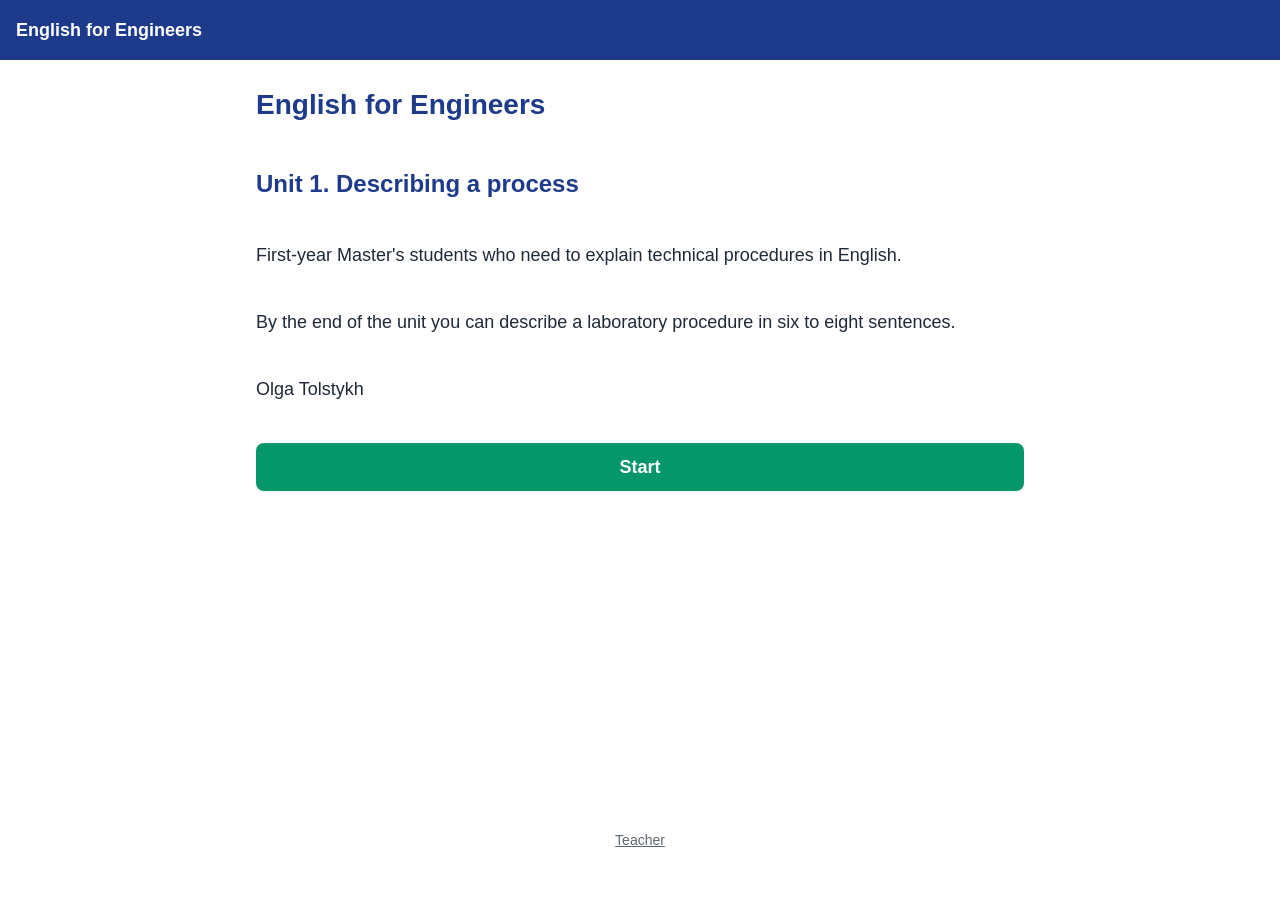
<file: Claude outputs/index.html>
<!DOCTYPE html>
<html lang="en">
<head>
    <meta charset="UTF-8">
    <meta name="viewport" content="width=device-width, initial-scale=1.0">
    <title>Course</title>
    <style>
        /* CSS variables initialized with fallbacks, updated by JS from COURSE.settings */
        :root {
            --primary-color: #1e3a8a;
            --accent-color: #059669;
            --bg-color: #ffffff;
            --text-color: #1f2937;
            --error-color: #dc2626;
        }

        /* Reset and base mobile-first styles */
        * {
            box-sizing: border-box;
            margin: 0;
            padding: 0;
        }
        body {
            font-family: -apple-system, BlinkMacSystemFont, "Segoe UI", Roboto, Helvetica, Arial, sans-serif;
            font-size: 16px;
            line-height: 1.5;
            color: var(--text-color);
            background-color: var(--bg-color);
            padding-top: 60px;
            min-height: 100vh;
            display: flex;
            flex-direction: column;
            overflow-x: hidden;
        }

        /* Fixed top bar styling */
        .top-bar {
            position: fixed;
            top: 0;
            left: 0;
            right: 0;
            height: 60px;
            background-color: var(--primary-color);
            color: #ffffff;
            display: flex;
            align-items: center;
            justify-content: space-between;
            padding: 0 16px;
            z-index: 1000;
            font-weight: bold;
        }
        .top-bar-left {
            font-size: 18px;
        }
        .top-bar-right {
            font-size: 16px;
            text-align: right;
            max-width: 50%;
            white-space: nowrap;
            overflow: hidden;
            text-overflow: ellipsis;
        }

        /* Screen container visibility and layout */
        .screen {
            display: none;
            flex: 1;
            padding: 24px 16px;
            max-width: 800px;
            margin: 0 auto;
            width: 100%;
        }
        .screen.active {
            display: flex;
            flex-direction: column;
            gap: 24px;
        }

        /* Typography scaling and contrast */
        h1, h2, h3 {
            color: var(--primary-color);
            margin-bottom: 16px;
        }
        h1 { font-size: 28px; }
        h2 { font-size: 24px; }
        p {
            margin-bottom: 16px;
            font-size: 18px;
        }

        /* Interactive button styles */
        .btn {
            display: inline-block;
            padding: 12px 24px;
            font-size: 18px;
            font-weight: bold;
            color: #ffffff;
            background-color: var(--accent-color);
            border: none;
            border-radius: 8px;
            cursor: pointer;
            text-align: center;
            text-decoration: none;
            transition: background-color 0.2s;
            min-height: 48px;
        }
        .btn:hover {
            filter: brightness(0.9);
        }
        .btn:focus-visible {
            outline: 3px solid var(--primary-color);
            outline-offset: 2px;
        }
        .btn-secondary {
            background-color: var(--primary-color);
        }

        /* Unobtrusive teacher link styling */
        .teacher-link {
            margin-top: auto;
            text-align: center;
            padding: 24px 0;
        }
        .teacher-link a {
            color: var(--text-color);
            font-size: 14px;
            text-decoration: underline;
            opacity: 0.7;
            background: none;
            border: none;
            cursor: pointer;
            font-family: inherit;
        }
        .teacher-link a:focus-visible {
            outline: 2px solid var(--primary-color);
            outline-offset: 2px;
        }

        /* Module screen responsive layout */
        .module-layout {
            display: flex;
            flex-direction: column;
            gap: 24px;
        }
        @media (min-width: 768px) {
            .module-layout {
                flex-direction: row;
            }
        }

        /* Section list navigation styling */
        .section-list {
            flex: 1;
            list-style: none;
            border: 1px solid #e5e7eb;
            border-radius: 8px;
            padding: 16px;
        }
        .section-list li {
            padding: 12px;
            margin-bottom: 8px;
            border-radius: 6px;
            cursor: pointer;
            font-size: 16px;
            display: flex;
            align-items: center;
            gap: 8px;
        }
        .section-list li:hover {
            background-color: #f3f4f6;
        }
        .section-list li:focus-visible {
            outline: 2px solid var(--primary-color);
            outline-offset: 2px;
        }
        .section-list li.active {
            background-color: var(--primary-color);
            color: #ffffff;
        }
        .section-list li.completed::before {
            content: "Completed";
            font-size: 12px;
            background-color: var(--accent-color);
            color: #ffffff;
            padding: 2px 6px;
            border-radius: 4px;
            margin-right: 8px;
        }

        /* Section content area styling */
        .section-content {
            flex: 2;
            padding: 16px;
            background-color: #f9fafb;
            border-radius: 8px;
        }
        .section-content img {
            max-width: 100%;
            height: auto;
            border-radius: 8px;
            margin-bottom: 16px;
        }
        .section-content audio {
            width: 100%;
            margin-bottom: 16px;
        }
        .tasks-placeholder {
            border: 2px dashed #d1d5db;
            padding: 24px;
            text-align: center;
            color: #6b7280;
            font-style: italic;
            margin-top: 16px;
        }

        /* Navigation buttons container */
        .nav-buttons {
            display: flex;
            gap: 16px;
            justify-content: space-between;
            margin-top: 24px;
        }

        /* Error message display */
        .error-message {
            color: var(--error-color);
            font-size: 18px;
            text-align: center;
            padding: 40px 16px;
        }
    </style>
</head>
<body>
    <!-- Fixed top bar -->
    <header class="top-bar">
        <div class="top-bar-left" id="top-bar-left">Course Title</div>
        <div class="top-bar-right" id="top-bar-right"></div>
    </header>

    <!-- Welcome screen -->
    <section id="screen-welcome" class="screen active">
        <h1 id="welcome-course-title"></h1>
        <h2 id="welcome-unit-title"></h2>
        <p id="welcome-audience"></p>
        <p id="welcome-outcome"></p>
        <p id="welcome-teacher"></p>
        <button id="btn-start" class="btn">Start</button>
        <div class="teacher-link">
            <a href="#" role="button">Teacher</a>
        </div>
    </section>

    <!-- Registration screen -->
    <section id="screen-registration" class="screen">
        <h2>Registration</h2>
        <p>Please enter your details to begin the module.</p>
        <button id="btn-continue" class="btn">Continue</button>
        <div class="teacher-link">
            <a href="#" role="button">Teacher</a>
        </div>
    </section>

    <!-- Module screen -->
    <section id="screen-module" class="screen">
        <div class="module-layout">
            <ul id="section-list" class="section-list" aria-label="Module sections">
            </ul>
            <div id="section-content" class="section-content">
            </div>
        </div>
        <div class="nav-buttons">
            <button id="btn-back" class="btn btn-secondary">Back</button>
            <button id="btn-next" class="btn">Next</button>
        </div>
    </section>

    <!-- Finish screen -->
    <section id="screen-finish" class="screen">
        <h2>Congratulations!</h2>
        <p>You have successfully completed the module.</p>
        <p>Please note that your progress is not saved, and you can retake the module at any time.</p>
        <button id="btn-restart" class="btn">Back to start</button>
        <div class="teacher-link">
            <a href="#" role="button">Teacher</a>
        </div>
    </section>
    <!-- Load course content before main logic -->
    <script src="content.js"></script>
    
    <script>
        // Check if COURSE object is available
        if (typeof COURSE === 'undefined') {
            document.body.innerHTML = '<p class="error-message">The file content.js is not found and must be located next to index.html.</p>';
        } else {
            // Initialize document title and CSS variables from settings
            document.title = COURSE.settings.courseTitle;
            document.documentElement.style.setProperty('--primary-color', COURSE.settings.primaryColour);
            document.documentElement.style.setProperty('--accent-color', COURSE.settings.accentColour);

            // Application state
            let currentSectionIndex = 0;
            let completedSections = new Set();

            // DOM element references
            const topBarLeft = document.getElementById('top-bar-left');
            const topBarRight = document.getElementById('top-bar-right');
            const screens = {
                welcome: document.getElementById('screen-welcome'),
                registration: document.getElementById('screen-registration'),
                module: document.getElementById('screen-module'),
                finish: document.getElementById('screen-finish')
            };

            // Populate Welcome screen with exact settings fields
            document.getElementById('welcome-course-title').textContent = COURSE.settings.courseTitle;
            document.getElementById('welcome-unit-title').textContent = COURSE.settings.unitTitle;
            document.getElementById('welcome-audience').textContent = COURSE.settings.audience;
            document.getElementById('welcome-outcome').textContent = COURSE.settings.outcome;
            document.getElementById('welcome-teacher').textContent = COURSE.settings.teacherName;
            topBarLeft.textContent = COURSE.settings.courseTitle;

            // Screen switching logic
            function showScreen(screenName) {
                Object.values(screens).forEach(screen => screen.classList.remove('active'));
                screens[screenName].classList.add('active');
                
                if (screenName === 'module') {
                    renderModule();
                } else {
                    topBarRight.textContent = '';
                }
            }

            // Render module section list and content
            function renderModule() {
                const section = COURSE.sections[currentSectionIndex];
                topBarRight.textContent = section.title;

                // Render section list
                const listContainer = document.getElementById('section-list');
                listContainer.innerHTML = '';
                COURSE.sections.forEach((sec, index) => {
                    const li = document.createElement('li');
                    li.textContent = sec.title;
                    li.tabIndex = 0;
                    li.setAttribute('role', 'button');
                    if (index === currentSectionIndex) {
                        li.classList.add('active');
                    }
                    if (completedSections.has(index)) {
                        li.classList.add('completed');
                    }
                    
                    const navigateToSection = () => {
                        currentSectionIndex = index;
                        renderModule();
                    };

                    li.addEventListener('click', navigateToSection);
                    li.addEventListener('keydown', (e) => {
                        if (e.key === 'Enter' || e.key === ' ') {
                            e.preventDefault();
                            navigateToSection();
                        }
                    });
                    listContainer.appendChild(li);
                });

                // Render section content
                const contentContainer = document.getElementById('section-content');
                contentContainer.innerHTML = '';
                
                const title = document.createElement('h2');
                title.textContent = section.title;
                contentContainer.appendChild(title);

                const intro = document.createElement('p');
                intro.textContent = section.intro;
                contentContainer.appendChild(intro);

                if (section.image) {
                    const img = document.createElement('img');
                    img.src = section.image;
                    img.alt = section.imageAlt || 'Section image';
                    contentContainer.appendChild(img);
                }

                if (section.audio) {
                    const audio = document.createElement('audio');
                    audio.controls = true;
                    audio.src = section.audio;
                    contentContainer.appendChild(audio);
                }

                const tasksPlaceholder = document.createElement('div');
                tasksPlaceholder.className = 'tasks-placeholder';
                tasksPlaceholder.textContent = 'TASKS GO HERE';
                contentContainer.appendChild(tasksPlaceholder);

                // Update navigation buttons state
                const btnBack = document.getElementById('btn-back');
                const btnNext = document.getElementById('btn-next');

                btnBack.style.visibility = currentSectionIndex === 0 ? 'hidden' : 'visible';
                btnNext.textContent = currentSectionIndex === COURSE.sections.length - 1 ? 'Finish' : 'Next';
            }

            // Event listeners for navigation
            document.getElementById('btn-start').addEventListener('click', () => {
                showScreen('registration');
            });

            document.getElementById('btn-continue').addEventListener('click', () => {
                showScreen('module');
            });

            document.getElementById('btn-back').addEventListener('click', () => {
                if (currentSectionIndex > 0) {
                    completedSections.add(currentSectionIndex);
                    currentSectionIndex--;
                    renderModule();
                }
            });

            document.getElementById('btn-next').addEventListener('click', () => {
                completedSections.add(currentSectionIndex);
                if (currentSectionIndex < COURSE.sections.length - 1) {
                    currentSectionIndex++;
                    renderModule();
                } else {
                    showScreen('finish');
                }
            });

            document.getElementById('btn-restart').addEventListener('click', () => {
                currentSectionIndex = 0;
                completedSections.clear();
                showScreen('welcome');
            });

            // Prevent default behavior for teacher links
            document.querySelectorAll('.teacher-link a').forEach(link => {
                link.addEventListener('click', (e) => {
                    e.preventDefault();
                });
            });

            // Show initial screen
            showScreen('welcome');
        }
    </script>
</body>
</html>
</file>
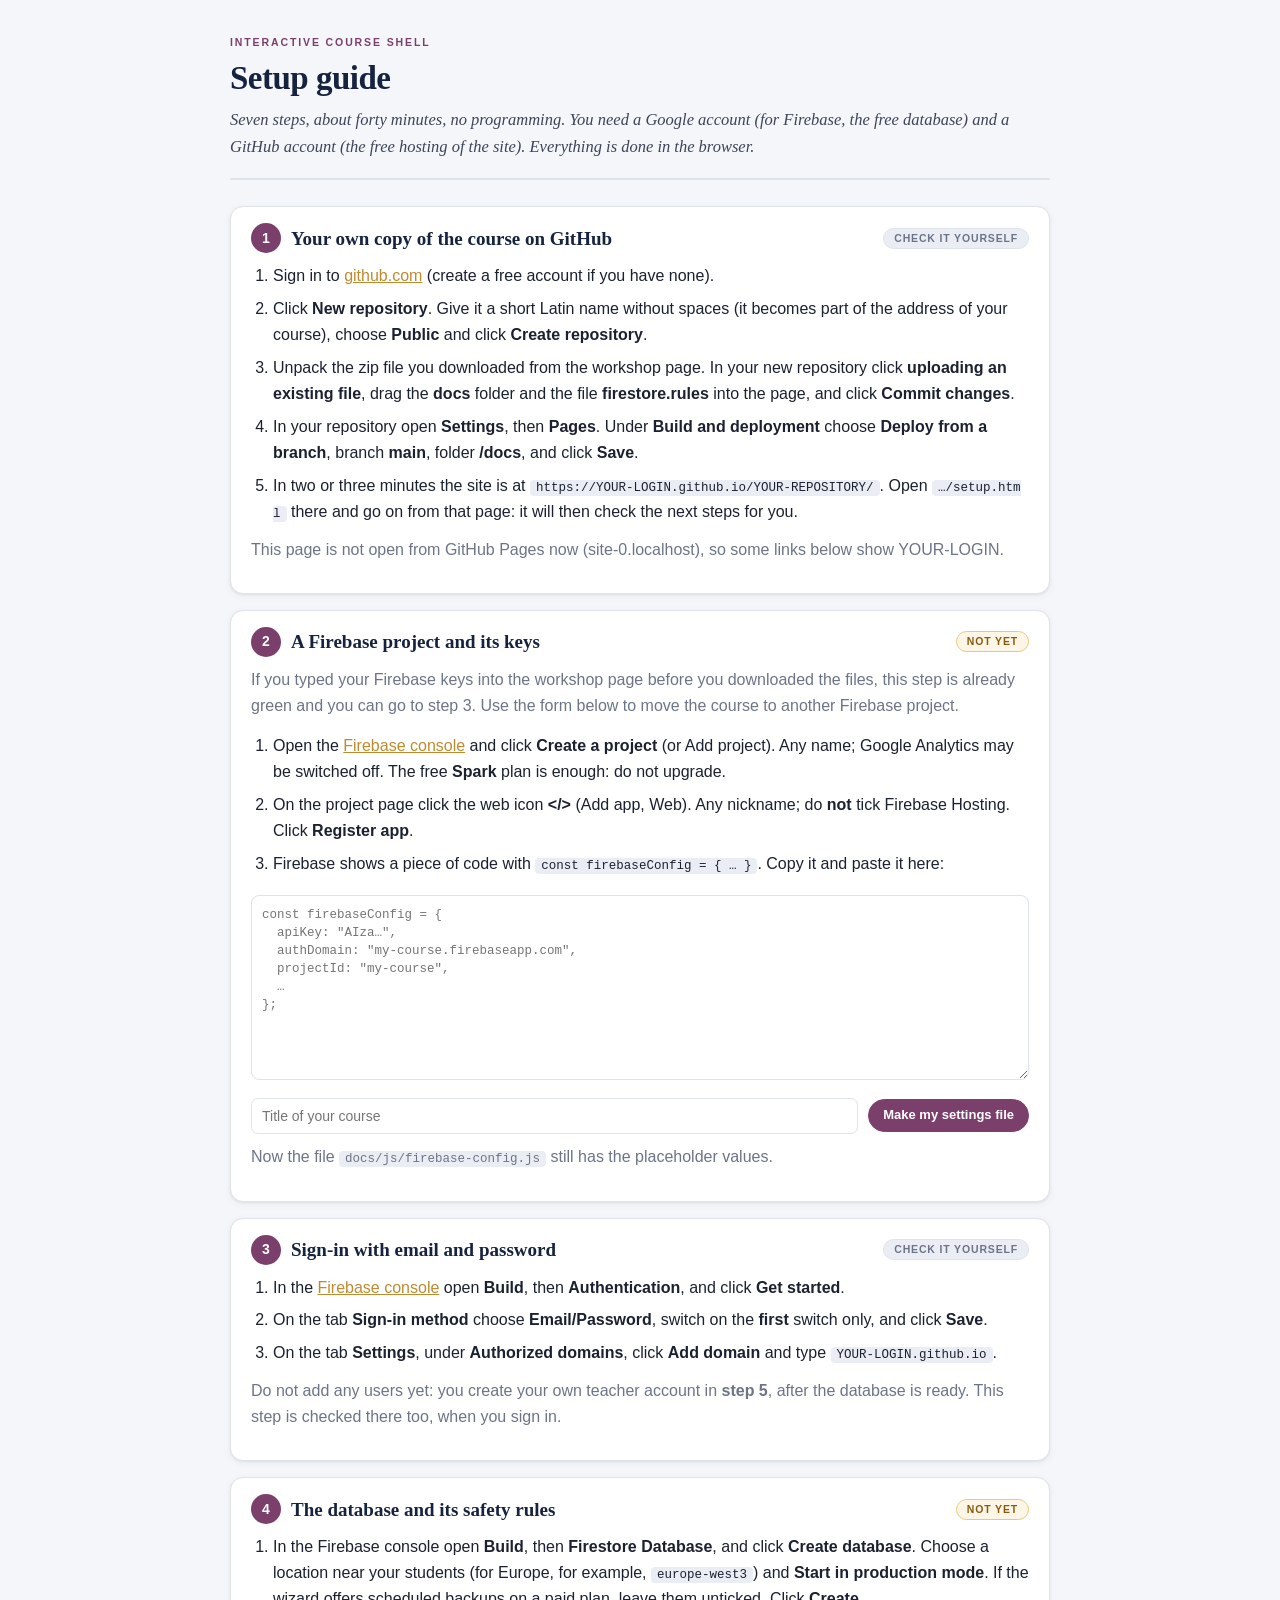
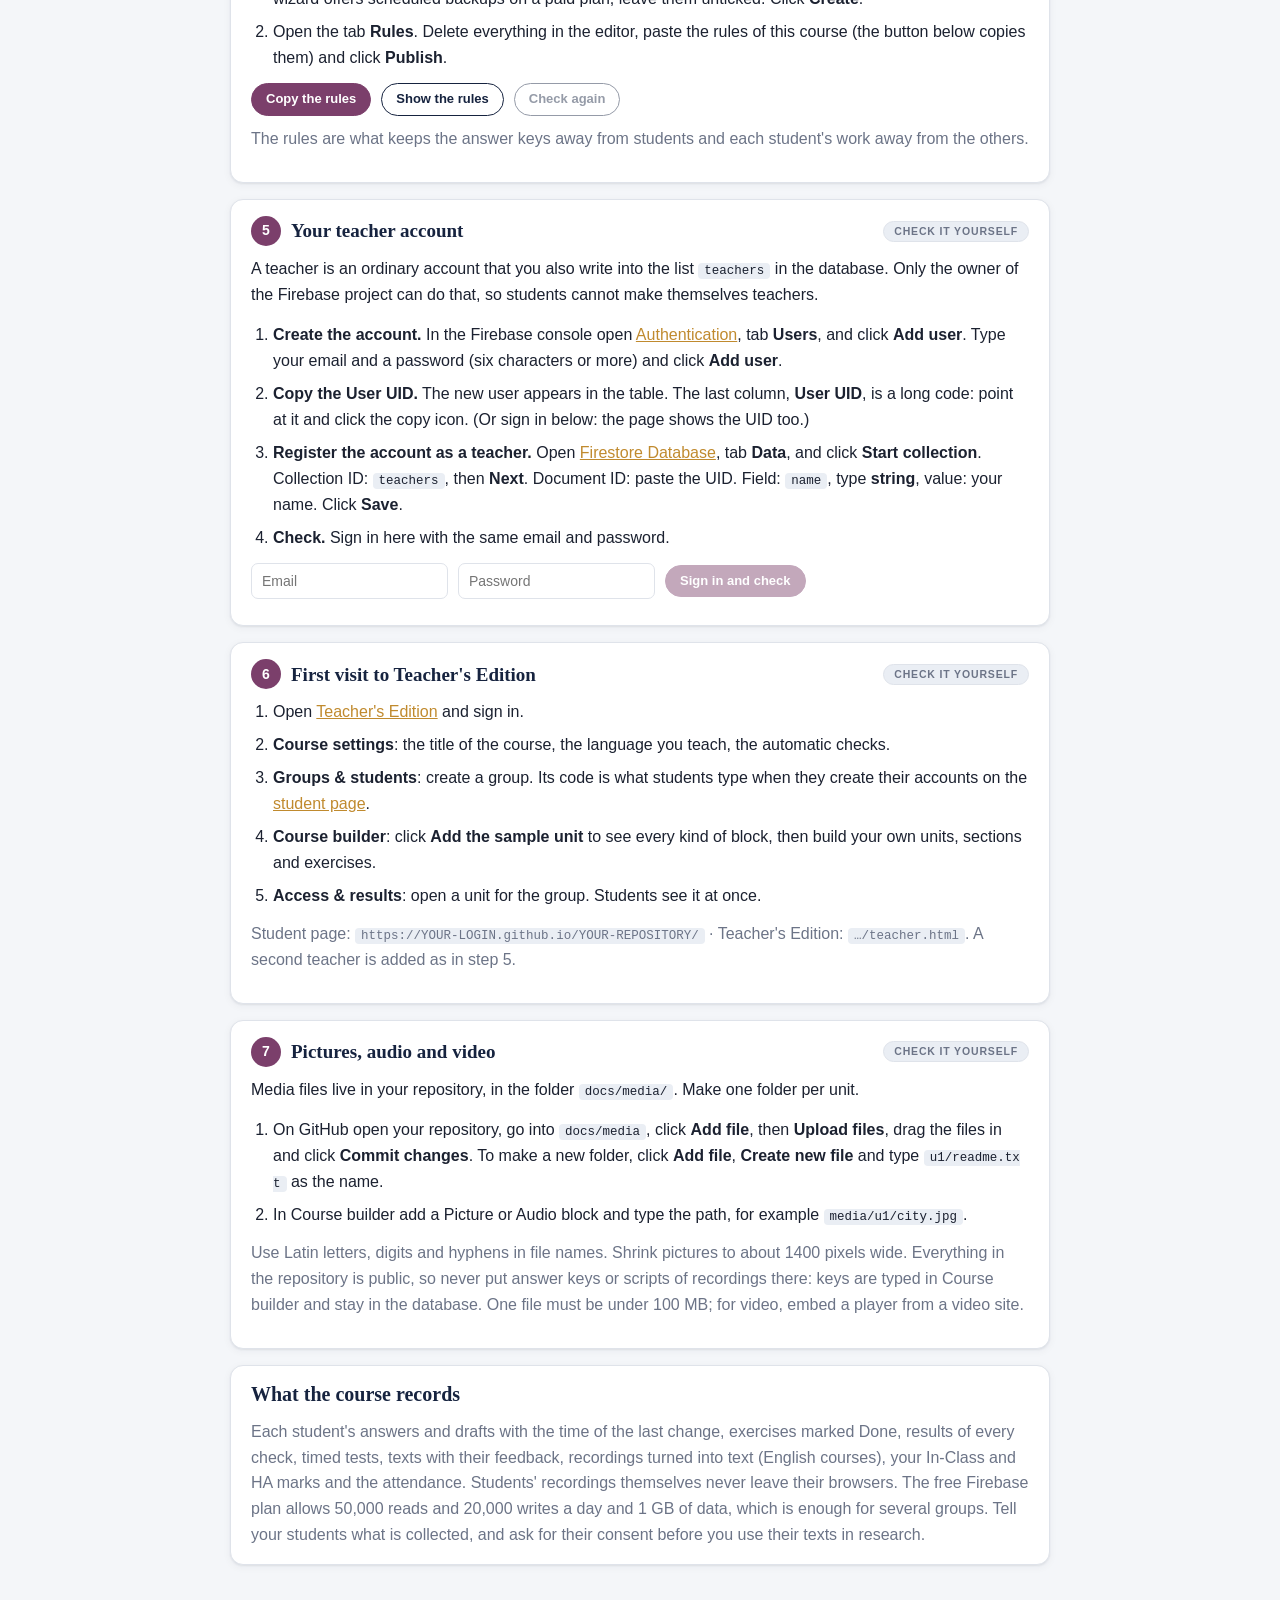
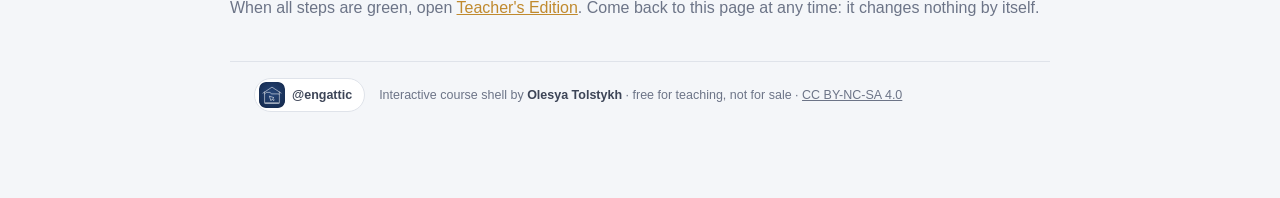
<file: shell/docs/setup.html>
<!doctype html>
<html lang="en"><head><meta charset="utf-8">
<meta name="viewport" content="width=device-width,initial-scale=1">
<meta name="robots" content="noindex">
<title>Setup guide</title>
<meta name="theme-color" content="#16233f">
<link rel="stylesheet" href="css/course.css?v=20261115d">
</head>
<body class="teacher setup">
<div class="setup-wrap">
  <header class="page-h"><div class="pe">Interactive course shell</div><h2>Setup guide</h2>
    <p class="pl">Seven steps, about forty minutes, no programming. You need a Google account (for Firebase, the free database) and a GitHub account (the free hosting of the site). Everything is done in the browser.</p></header>
  <div id="setup"></div>
  <p class="muted" style="margin-top:30px">When all steps are green, open <a href="teacher.html">Teacher's Edition</a>. Come back to this page at any time: it changes nothing by itself.</p>
<footer class="shell-foot">
  <a class="sf-brand" href="https://t.me/engattic" target="_blank" rel="noopener" title="Cherdak, the author's Telegram channel"><img src="img/cherdak.svg" alt="" width="26" height="26"><span>@engattic</span></a>
  <span>Interactive course shell by <b>Olesya Tolstykh</b> · free for teaching, not for sale · <a href="https://creativecommons.org/licenses/by-nc-sa/4.0/" target="_blank" rel="noopener">CC BY-NC-SA 4.0</a></span>
</footer>
</div>
<script type="module" src="js/setup.js?v=20261115d"></script>
</body></html>
</file>
<file: assets/css/fonts.css>
/* Onest — интерфейс */
@font-face{font-family:"Onest";font-style:normal;font-weight:400;font-display:swap;
  src:url("../fonts/onest/onest-cyrillic-400-normal.woff2") format("woff2");
  unicode-range:U+0301,U+0400-045F,U+0490-0491,U+04B0-04B1,U+2116}
@font-face{font-family:"Onest";font-style:normal;font-weight:400;font-display:swap;
  src:url("../fonts/onest/onest-latin-400-normal.woff2") format("woff2");
  unicode-range:U+0000-00FF,U+0131,U+0152-0153,U+02BB-02BC,U+02C6,U+02DA,U+02DC,U+0304,U+0308,U+0329,U+2000-206F,U+2074,U+20AC,U+2122,U+2212,U+2215,U+FEFF,U+FFFD}
@font-face{font-family:"Onest";font-style:normal;font-weight:600;font-display:swap;
  src:url("../fonts/onest/onest-cyrillic-600-normal.woff2") format("woff2");
  unicode-range:U+0301,U+0400-045F,U+0490-0491,U+04B0-04B1,U+2116}
@font-face{font-family:"Onest";font-style:normal;font-weight:600;font-display:swap;
  src:url("../fonts/onest/onest-latin-600-normal.woff2") format("woff2");
  unicode-range:U+0000-00FF,U+0131,U+0152-0153,U+02BB-02BC,U+02C6,U+02DA,U+02DC,U+0304,U+0308,U+0329,U+2000-206F,U+2074,U+20AC,U+2122,U+2212,U+2215,U+FEFF,U+FFFD}
@font-face{font-family:"Onest";font-style:normal;font-weight:700;font-display:swap;
  src:url("../fonts/onest/onest-cyrillic-700-normal.woff2") format("woff2");
  unicode-range:U+0301,U+0400-045F,U+0490-0491,U+04B0-04B1,U+2116}
@font-face{font-family:"Onest";font-style:normal;font-weight:700;font-display:swap;
  src:url("../fonts/onest/onest-latin-700-normal.woff2") format("woff2");
  unicode-range:U+0000-00FF,U+0131,U+0152-0153,U+02BB-02BC,U+02C6,U+02DA,U+02DC,U+0304,U+0308,U+0329,U+2000-206F,U+2074,U+20AC,U+2122,U+2212,U+2215,U+FEFF,U+FFFD}

/* Literata — чтение */
@font-face{font-family:"Literata";font-style:normal;font-weight:400;font-display:swap;
  src:url("../fonts/literata/literata-cyrillic-400-normal.woff2") format("woff2");
  unicode-range:U+0301,U+0400-045F,U+0490-0491,U+04B0-04B1,U+2116}
@font-face{font-family:"Literata";font-style:normal;font-weight:400;font-display:swap;
  src:url("../fonts/literata/literata-latin-400-normal.woff2") format("woff2");
  unicode-range:U+0000-00FF,U+0131,U+0152-0153,U+02BB-02BC,U+02C6,U+02DA,U+02DC,U+0304,U+0308,U+0329,U+2000-206F,U+2074,U+20AC,U+2122,U+2212,U+2215,U+FEFF,U+FFFD}
@font-face{font-family:"Literata";font-style:normal;font-weight:600;font-display:swap;
  src:url("../fonts/literata/literata-cyrillic-600-normal.woff2") format("woff2");
  unicode-range:U+0301,U+0400-045F,U+0490-0491,U+04B0-04B1,U+2116}
@font-face{font-family:"Literata";font-style:normal;font-weight:600;font-display:swap;
  src:url("../fonts/literata/literata-latin-600-normal.woff2") format("woff2");
  unicode-range:U+0000-00FF,U+0131,U+0152-0153,U+02BB-02BC,U+02C6,U+02DA,U+02DC,U+0304,U+0308,U+0329,U+2000-206F,U+2074,U+20AC,U+2122,U+2212,U+2215,U+FEFF,U+FFFD}

/* JetBrains Mono — код */
@font-face{font-family:"JetBrains Mono";font-style:normal;font-weight:400;font-display:swap;
  src:url("../fonts/jetbrains-mono/jetbrains-mono-cyrillic-400-normal.woff2") format("woff2");
  unicode-range:U+0301,U+0400-045F,U+0490-0491,U+04B0-04B1,U+2116}
@font-face{font-family:"JetBrains Mono";font-style:normal;font-weight:400;font-display:swap;
  src:url("../fonts/jetbrains-mono/jetbrains-mono-latin-400-normal.woff2") format("woff2");
  unicode-range:U+0000-00FF,U+0131,U+0152-0153,U+02BB-02BC,U+02C6,U+02DA,U+02DC,U+0304,U+0308,U+0329,U+2000-206F,U+2074,U+20AC,U+2122,U+2212,U+2215,U+FEFF,U+FFFD}
@font-face{font-family:"JetBrains Mono";font-style:normal;font-weight:500;font-display:swap;
  src:url("../fonts/jetbrains-mono/jetbrains-mono-cyrillic-500-normal.woff2") format("woff2");
  unicode-range:U+0301,U+0400-045F,U+0490-0491,U+04B0-04B1,U+2116}
@font-face{font-family:"JetBrains Mono";font-style:normal;font-weight:500;font-display:swap;
  src:url("../fonts/jetbrains-mono/jetbrains-mono-latin-500-normal.woff2") format("woff2");
  unicode-range:U+0000-00FF,U+0131,U+0152-0153,U+02BB-02BC,U+02C6,U+02DA,U+02DC,U+0304,U+0308,U+0329,U+2000-206F,U+2074,U+20AC,U+2122,U+2212,U+2215,U+FEFF,U+FFFD}
</file>
<file: assets/css/base.css>
:root{
  color-scheme:light;
  --navy-950:#0c1a33; --navy-900:#112343; --navy-800:#16305a;
  --navy-700:#20406f; --navy-500:#3d6199; --navy-100:#e6ecf5;
  --paper:#f3f5f9; --card:#ffffff; --ink:#15223a; --muted:#5a6780;
  --line:#dbe1eb; --accent:#3d6199; --accent-ink:#ffffff; --soft:#e6ecf5;
  --good:#1f8a70; --good-bg:#e3f4ee; --warn:#b8541f; --warn-bg:#fbeee4;
  --try:#2f6fbd; --idea:#1f8a70; --check:#b8541f; --web:#7a4fc4;
  --ui:"Onest","Segoe UI",system-ui,-apple-system,Roboto,Arial,sans-serif;
  --read:"Literata",Georgia,"Times New Roman",serif;
  --mono:"JetBrains Mono",ui-monospace,Menlo,Consolas,monospace;
  --radius-lg:20px; --radius:12px; --radius-sm:8px;
  --wrap:1200px; --gutter:max(16px,calc((100% - var(--wrap)) / 2));
}
@media (prefers-color-scheme:dark){
  :root:not([data-theme="light"]){
    color-scheme:dark;
    --paper:#0b1528; --card:#12203a; --ink:#e7ecf5; --muted:#9aa8c0; --line:#23365a;
    --accent:#7fa6e0; --accent-ink:#0b1528; --soft:#1a2c4d;
    --good:#5fd1ae; --good-bg:#123a33; --warn:#f0a070; --warn-bg:#3d2618;
    --try:#7fb2f0; --idea:#5fd1ae; --check:#f0a070; --web:#b89af0;
  }
}
:root[data-theme="dark"]{
  color-scheme:dark;
  --paper:#0b1528; --card:#12203a; --ink:#e7ecf5; --muted:#9aa8c0; --line:#23365a;
  --accent:#7fa6e0; --accent-ink:#0b1528; --soft:#1a2c4d;
  --good:#5fd1ae; --good-bg:#123a33; --warn:#f0a070; --warn-bg:#3d2618;
  --try:#7fb2f0; --idea:#5fd1ae; --check:#f0a070; --web:#b89af0;
}

*{box-sizing:border-box}
html{scroll-behavior:smooth;scroll-padding-top:96px}
body{margin:0;background:var(--paper);color:var(--ink);font-family:var(--ui);
  font-size:16px;line-height:1.55;-webkit-font-smoothing:antialiased}
h1,h2,h3,h4{text-wrap:balance}
a{color:var(--accent)}

.skip{position:absolute;left:-9999px;top:0;background:var(--card);color:var(--ink);
  padding:10px 16px;border-radius:0 0 var(--radius) 0;z-index:200}
.skip:focus{left:0}
:focus-visible{outline:3px solid var(--accent);outline-offset:2px}

/* Шапка */
.topbar{position:sticky;top:0;z-index:100;background:var(--navy-900);
  min-height:68px;display:flex;align-items:center;padding:0 var(--gutter);gap:18px;flex-wrap:wrap}
.brand{display:flex;align-items:center;gap:11px;text-decoration:none;flex:0 0 auto;padding:14px 0}
.brand img{width:40px;height:40px;border-radius:10px;display:block}
.brand span{color:#fff;font-weight:700;font-size:19px;letter-spacing:-.01em}
.nav{display:flex;gap:4px;flex:1 1 auto;overflow-x:auto;scrollbar-width:none}
.nav::-webkit-scrollbar{display:none}
.nav a{flex:0 0 auto;color:rgba(255,255,255,.72);text-decoration:none;font-size:14.5px;
  font-weight:500;padding:8px 14px;border-radius:999px;white-space:nowrap}
.nav a:hover{color:#fff;background:rgba(255,255,255,.14)}
.tools{display:flex;align-items:center;gap:8px;flex:0 0 auto;padding:12px 0}
.icon-btn{width:38px;height:38px;border-radius:50%;border:1px solid rgba(255,255,255,.22);
  background:transparent;color:#fff;cursor:pointer;display:grid;place-items:center;padding:0}
.icon-btn:hover{background:rgba(255,255,255,.14)}
.lang{display:flex;border:1px solid rgba(255,255,255,.22);border-radius:999px;overflow:hidden}
.lang button{background:transparent;border:none;color:rgba(255,255,255,.72);cursor:pointer;
  font:600 13.5px var(--ui);padding:9px 13px;min-height:38px}
.lang button[aria-pressed="true"]{background:#fff;color:var(--navy-900)}
@media (max-width:960px){
  .topbar{align-items:stretch}
  .brand{order:1} .tools{order:2;margin-left:auto} .nav{order:3;flex-basis:100%;padding-bottom:10px}
}
@media (max-width:560px){.brand span{display:none}}

/* Тёмно-синяя шапка страницы */
.hero{background:radial-gradient(120% 140% at 50% 0%,#27477a 0%,var(--navy-900) 60%,var(--navy-950) 100%);
  padding:48px var(--gutter) 116px;color:#fff}
.hero h1{font-size:clamp(30px,4.6vw,52px);line-height:1.08;font-weight:700;
  letter-spacing:-.015em;margin:0 0 16px;max-width:20ch}
.hero p{font-size:18px;color:rgba(255,255,255,.78);margin:0;max-width:56ch}
.eyebrow{font-family:var(--mono);font-size:13px;letter-spacing:.06em;text-transform:uppercase;
  color:rgba(255,255,255,.62);margin:0 0 14px}

/* Белый лист */
.sheet{margin:-80px var(--gutter) 0;background:var(--card);border:1px solid var(--line);
  border-radius:var(--radius-lg);padding:clamp(20px,4vw,40px);
  box-shadow:0 20px 40px -24px rgba(12,26,51,.35);position:relative}
.sheet>section{max-width:880px;margin:0 auto;padding:34px 0;border-top:1px solid var(--line)}
.sheet>section:first-child{border-top:none;padding-top:6px}
.kind{display:flex;align-items:center;gap:9px;margin:0 0 10px}
.kind i{width:10px;height:10px;border-radius:2px;background:var(--try);display:block;flex:0 0 auto}
.kind b{font-size:13px;letter-spacing:.06em;text-transform:uppercase;font-weight:600;color:var(--muted)}
.kind.idea i{background:var(--idea)} .kind.check i{background:var(--check)}
.kind.web i{background:var(--web)} .kind.num i{background:var(--accent)}
h2{font-size:27px;line-height:1.2;font-weight:700;letter-spacing:-.012em;margin:0 0 12px}
h3{font-size:19px;font-weight:600;margin:26px 0 10px}
.sheet p{margin:0 0 14px;max-width:62ch}
.lead{font-family:var(--read);font-size:19px;line-height:1.6;color:var(--ink)}
.muted{color:var(--muted)}
ul.pts,ol.pts{margin:0 0 16px;padding-left:22px;max-width:62ch}
ul.pts li,ol.pts li{margin-bottom:8px}
ul.pts li::marker,ol.pts li::marker{color:var(--accent)}

/* Карточки */
.cards{display:grid;grid-template-columns:repeat(auto-fill,minmax(248px,1fr));gap:14px;margin:0 0 18px}
.c{background:var(--soft);border:1px solid var(--line);border-radius:var(--radius);padding:18px}
.c h4{margin:0 0 7px;font-size:17px;font-weight:600}
.c p{margin:0;font-size:15px;color:var(--muted);max-width:none}

/* Шаги */
ol.steps{counter-reset:s;list-style:none;margin:0 0 18px;padding:0;max-width:62ch}
ol.steps>li{counter-increment:s;position:relative;padding:0 0 15px 46px}
ol.steps>li::before{content:counter(s,decimal-leading-zero);position:absolute;left:0;top:0;
  font-family:var(--mono);font-size:14px;font-weight:500;color:var(--accent);
  background:var(--soft);border-radius:var(--radius-sm);padding:4px 8px}

/* Код и промпты */
.block{border:1px solid var(--line);border-radius:var(--radius);overflow:hidden;margin:0 0 18px}
.block-head{display:flex;align-items:center;justify-content:space-between;gap:12px;
  padding:13px 16px;background:var(--soft);border-bottom:1px solid var(--line);flex-wrap:wrap}
.block-head b{font-size:15.5px;font-weight:600}
pre{margin:0;padding:17px;background:var(--navy-950);color:#dde6f2;font-family:var(--mono);
  font-size:13px;line-height:1.62;overflow-x:auto;white-space:pre-wrap;word-break:break-word}
pre .fill{color:#f0c48a}
code{font-family:var(--mono);font-size:14px;background:var(--soft);padding:2px 6px;
  border-radius:var(--radius-sm);border:1px solid var(--line)}

/* Кнопки */
.btn{min-height:44px;padding:0 20px;border-radius:999px;border:1px solid transparent;
  background:var(--accent);color:var(--accent-ink);font:600 15px var(--ui);cursor:pointer}
.btn:hover{filter:brightness(1.08)}
.btn-sm{min-height:34px;padding:0 15px;font-size:14px}
.btn.ghost{background:transparent;border-color:var(--line);color:var(--ink)}
.btn.ok{background:var(--good);color:#fff}

/* Заметки */
.note{border-left:3px solid var(--accent);background:var(--soft);padding:15px 19px;
  border-radius:0 var(--radius) var(--radius) 0;margin:0 0 18px;max-width:62ch}
.note p:last-child{margin-bottom:0}
.note.warn{border-left-color:var(--warn);background:var(--warn-bg)}

/* Чек-лист */
ul.cl{list-style:none;margin:0;padding:0;max-width:62ch}
ul.cl li{position:relative;padding:10px 0 10px 32px;border-bottom:1px solid var(--line)}
ul.cl li:last-child{border-bottom:none}
ul.cl li::before{content:"";position:absolute;left:3px;top:15px;width:13px;height:13px;
  border:2px solid var(--accent);border-radius:4px}

/* Подвал */
.footer{background:var(--navy-950);color:rgba(255,255,255,.7);margin-top:44px;
  padding:30px var(--gutter);display:flex;gap:16px;align-items:center;
  justify-content:space-between;flex-wrap:wrap;font-size:14.5px}
.footer a.tg{display:inline-flex;align-items:center;gap:8px;text-decoration:none;color:#fff;
  border:1px solid rgba(255,255,255,.22);border-radius:999px;padding:9px 16px;font-weight:600}
.footer a.tg:hover{background:rgba(255,255,255,.12)}

/* Двуязычие */
:root[data-lang="en"] [data-l="ru"]{display:none}
:root:not([data-lang="en"]) [data-l="en"]{display:none}

@media (prefers-reduced-motion:reduce){*{transition:none!important;animation:none!important}
  html{scroll-behavior:auto}}
@media (max-width:640px){
  .hero{padding:36px var(--gutter) 100px}
  .sheet>section{padding:28px 0}
  h2{font-size:23px} .lead{font-size:17px} pre{font-size:12.5px;padding:14px}
}

/* Разделы руководства */
.sheet>section.part{background:var(--soft);border:1px solid var(--line);border-top:1px solid var(--line);
  border-radius:var(--radius-lg);padding:24px 26px;margin:14px auto 0}
.part .pn{font-family:var(--mono);font-size:13px;letter-spacing:.06em;text-transform:uppercase;
  color:var(--accent);margin:0 0 8px}
.part h2{margin-bottom:8px}
.sheet .part p{margin:0;color:var(--muted)}

/* Форма сборки архива */
.mk{border:1px solid var(--line);border-radius:var(--radius);padding:18px;margin:0 0 18px;background:var(--soft)}
.mk .f{display:block;margin:0 0 14px}
.mk .fl{font-weight:600;font-size:15px;margin:0 0 6px}
:root:not([data-lang="en"]) .mk .fl[data-l="ru"],:root[data-lang="en"] .mk .fl[data-l="en"]{display:block}
.mk textarea,.mk input{width:100%;font-family:var(--mono);font-size:13.5px;color:var(--ink);
  background:var(--card);border:1px solid var(--line);border-radius:var(--radius-sm);padding:11px 13px}
.mk textarea{resize:vertical;line-height:1.55}
.mk input{min-height:44px;font-family:var(--ui);font-size:15px}
.mk .row{display:flex;align-items:center;gap:14px;flex-wrap:wrap}
.mk .st.bad{color:var(--warn)} .mk .st.good{color:var(--good)}
</file>
<file: shell/docs/css/course.css>
/* =====================================================================
   Interactive course shell — styles
   Student edition: navy + gold.  Teacher edition (body.teacher): plum.
   ===================================================================== */
:root{
 --navy:#16233f; --navy2:#1f3157; --navy3:#2c4374;
 --gold:#c08a2e; --gold2:#e8c977; --gold3:#fdf6e7;
 --teal:#1f7a72; --teal2:#d8efec; --plum:#7b3f6b; --plum2:#f6edf4;
 --ink:#1b2130; --ink2:#3d4557; --mut:#6c7487;
 --line:#dfe3ea; --line2:#eef1f6; --bg:#f4f6f9; --bg2:#eaeef4; --paper:#fff;
 --ok:#1d6b45; --ok2:#e8f6ec; --warn:#b8481f; --bad:#a23a2a; --bad2:#fbeaea;
 --r:13px; --r2:9px;
 --sh:0 1px 2px rgba(22,35,63,.06),0 6px 20px rgba(22,35,63,.06);
 --sh2:0 1px 2px rgba(22,35,63,.07),0 2px 8px rgba(22,35,63,.05);
 --serif:"Iowan Old Style","Palatino Linotype",Palatino,Georgia,serif;
 --sans:-apple-system,BlinkMacSystemFont,"Segoe UI",Roboto,"Helvetica Neue",Arial,sans-serif;
 --mono:"SF Mono",SFMono-Regular,ui-monospace,Menlo,Consolas,monospace;
 --sbw:300px;
 --sb-bg:var(--navy); --sb-accent:var(--gold2); --sb-on:var(--gold); --sb-on-ink:#2a1c06;
 --topbar-bg:rgba(244,246,249,.93);
}
body.teacher{--sb-bg:#3a2230; --sb-accent:#f0c6dd; --sb-on:var(--plum); --sb-on-ink:#fff; --topbar-bg:rgba(250,244,247,.93)}
*,*::before,*::after{box-sizing:border-box}
html{-webkit-text-size-adjust:100%}
body{margin:0;font-family:var(--sans);font-size:16px;line-height:1.62;color:var(--ink);background:var(--bg)}
h1,h2,h3,h4,h5{font-family:var(--serif);line-height:1.24;margin:0 0 .5em;color:var(--navy)}
p{margin:0 0 .9em}
a{color:var(--gold)}
::selection{background:var(--gold2);color:var(--navy)}
[hidden]{display:none!important}
.muted{color:var(--mut)}
#boot{padding:3em;text-align:center;color:var(--mut)}

/* ---------------- sidebar ---------------- */
.sb{position:fixed;inset:0 auto 0 0;width:var(--sbw);background:var(--sb-bg);color:#fff;
 display:flex;flex-direction:column;z-index:40;border-right:1px solid rgba(255,255,255,.08);
 transition:transform .22s ease}
.sb-top{padding:18px 18px 14px 20px;border-bottom:1px solid rgba(255,255,255,.10);flex:none;display:flex;gap:10px;align-items:flex-start}
.sb-top .ttl{flex:1;min-width:0}
.sb-top .crs{font-size:10.5px;font-weight:800;letter-spacing:.18em;text-transform:uppercase;color:var(--sb-accent)}
.sb-top h1{color:#fff;font-size:19px;margin:6px 0 2px;letter-spacing:-.01em}
.sb-top .lvl{font-size:12px;color:rgba(255,255,255,.62)}
.sb-hide{flex:none;font:inherit;font-size:15px;line-height:1;width:30px;height:30px;border-radius:8px;cursor:pointer;
 background:transparent;color:rgba(255,255,255,.75);border:1px solid rgba(255,255,255,.22)}
.sb-hide:hover{background:rgba(255,255,255,.12);color:#fff}
.sb-nav{flex:1;overflow-y:auto;padding:10px 10px 26px;scrollbar-width:thin}
.sb-nav::-webkit-scrollbar{width:8px}
.sb-nav::-webkit-scrollbar-thumb{background:rgba(255,255,255,.16);border-radius:8px}
.sb-label{margin:14px 10px 6px;font-size:10px;font-weight:800;letter-spacing:.16em;text-transform:uppercase;color:var(--sb-accent);display:flex;gap:8px;align-items:center}
.sb-label::after{content:"";flex:1;height:1px;background:rgba(255,255,255,.13)}

/* unit accordion */
.sb-unit{margin-bottom:2px;border-radius:10px}
.sb-unit.open{background:rgba(255,255,255,.05)}
.sb-uh{width:100%;display:flex;gap:10px;align-items:flex-start;text-align:left;font:inherit;cursor:pointer;
 background:transparent;border:none;color:rgba(255,255,255,.86);padding:9px 10px;border-radius:10px}
.sb-uh:hover{background:rgba(255,255,255,.08);color:#fff}
.sb-uh .u-n{flex:none;font-family:var(--mono);font-size:11px;font-weight:700;color:var(--sb-accent);
 background:rgba(255,255,255,.09);border-radius:5px;padding:2px 0;margin-top:2px;width:30px;text-align:center}
.sb-uh .u-t{flex:1;min-width:0;font-family:var(--serif);font-size:14.3px;line-height:1.32}
.sb-uh .u-s{display:block;font-family:var(--sans);font-size:11px;color:rgba(255,255,255,.5);margin-top:2px;letter-spacing:.02em}
.sb-uh .u-s.good{color:#9fe0b4}
.sb-uh .u-s.lock{color:rgba(255,255,255,.45)}
.sb-uh .chev{flex:none;font-size:10px;margin-top:5px;opacity:.6;transition:transform .2s}

.sb-unit.locked .sb-uh .u-t{color:rgba(255,255,255,.55)}
.sb-unit.current .sb-uh .u-n{background:var(--sb-on);color:var(--sb-on-ink)}
.sb-secs{display:none;padding:2px 0 8px 10px}
.sb-unit.open .sb-secs{display:block}

.sb-item{display:flex;gap:10px;align-items:flex-start;padding:7px 11px;border-radius:9px;
 color:rgba(255,255,255,.74);text-decoration:none;transition:.14s;margin-bottom:1px}
.sb-item:hover{background:rgba(255,255,255,.08);color:#fff}
.sb-item .n{flex:none;font-family:var(--mono);font-size:10.5px;font-weight:700;color:var(--sb-accent);
 background:rgba(255,255,255,.08);border-radius:5px;padding:1px 5px;margin-top:2px;min-width:30px;text-align:center}
.sb-item .t{font-size:13.3px;font-weight:600;line-height:1.35}
.sb-item .s{display:block;font-size:11.5px;font-weight:400;color:rgba(255,255,255,.52);margin-top:1px}
.sb-item.on{background:#fff;color:var(--navy)}
.sb-item.on .n{background:var(--sb-on);color:var(--sb-on-ink)}
.sb-item.on .s{color:var(--mut)}
.sb-item .ic{flex:none;width:30px;text-align:center;margin-top:1px}

.sb-foot{flex:none;padding:12px 16px;border-top:1px solid rgba(255,255,255,.10);
 font-size:12px;color:rgba(255,255,255,.55);display:flex;gap:8px;align-items:center;flex-wrap:wrap}
.sb-foot .who{flex:1 1 100%;line-height:1.4}
.sb-foot .who b{color:#fff;display:block;font-size:13px}
.sb-foot button,.sb-foot a{font:inherit;font-size:11.5px;background:transparent;border:1px solid rgba(255,255,255,.22);
 color:rgba(255,255,255,.8);border-radius:16px;padding:4px 11px;cursor:pointer;transition:.14s;text-decoration:none}
.sb-foot button:hover,.sb-foot a:hover{background:rgba(255,255,255,.12);color:#fff}

/* ---------------- main ---------------- */
.main{margin-left:var(--sbw);min-height:100vh;transition:margin-left .22s ease}
body.sb-collapsed .sb{transform:translateX(-100%)}
body.sb-collapsed .main{margin-left:0}
.topbar{position:sticky;top:0;z-index:30;background:var(--topbar-bg);
 backdrop-filter:saturate(160%) blur(9px);border-bottom:1px solid var(--line);
 display:flex;align-items:center;gap:12px;padding:10px 30px;flex-wrap:wrap}
.crumb{font-size:12.5px;color:var(--mut);font-weight:600}
.crumb b{color:var(--navy)}
.topbar .sp{flex:1}
.tb-btn{font:inherit;font-size:12.5px;font-weight:700;border:1px solid var(--line);background:#fff;
 color:var(--navy);border-radius:18px;padding:6px 13px;cursor:pointer;transition:.14s;text-decoration:none}
.tb-btn:hover{background:var(--bg2);border-color:#c9d2e0}
.burger{font:inherit;font-size:18px;line-height:1;background:#fff;border:1px solid var(--line);
 border-radius:9px;width:36px;height:34px;cursor:pointer;color:var(--navy);flex:none}
.burger:hover{background:var(--bg2)}
.ed-badge{font-size:10px;font-weight:800;letter-spacing:.14em;text-transform:uppercase;
 background:var(--plum);color:#fff;border-radius:14px;padding:3px 10px}
.ctx{display:flex;gap:10px;align-items:center;flex-wrap:wrap;font-size:12.5px;color:var(--mut);font-weight:600}
.ctx select{font:inherit;font-weight:600;color:var(--navy);border:1px solid var(--line);border-radius:16px;padding:4px 10px;background:#fff;max-width:260px}
.wrap{max-width:920px;margin:0 auto;padding:26px 30px 90px}
.wrap.wide{max-width:1200px}

/* ---------------- page header ---------------- */
.page-h{border-bottom:2px solid var(--line);padding-bottom:18px;margin-bottom:26px}
.pe{font-size:10.5px;font-weight:800;letter-spacing:.18em;text-transform:uppercase;color:var(--gold)}
body.teacher .pe{color:var(--plum)}
.page-h h2{font-size:clamp(24px,3.6vw,33px);margin:7px 0 8px;letter-spacing:-.015em}
.pl{font-size:16.5px;color:var(--ink2);font-family:var(--serif);font-style:italic;margin:0}
.pbs{display:flex;gap:7px;flex-wrap:wrap;margin-top:13px;align-items:center}
h3{font-size:20px;margin:30px 0 12px}

/* ---------------- content blocks (same classes as the workbook) ---------------- */
.rubric{border-left:3px solid var(--gold);background:var(--gold3);padding:12px 16px;
 border-radius:0 var(--r2) var(--r2) 0;margin:16px 0;font-size:15px;color:var(--ink2)}
.note{background:var(--bg2);border-radius:var(--r2);padding:12px 16px;margin:16px 0;font-size:14.5px;color:var(--ink2)}
.rule{border:1px solid #cfe0f0;background:linear-gradient(180deg,#f7fbff,#f1f7fd);border-radius:var(--r);margin:22px 0;padding:14px 18px;font-size:15.2px;color:var(--ink2)}
.rule b{color:var(--navy)}
.rtext{font-family:var(--serif);font-size:17.2px;line-height:1.82;background:#fdfdfb;border:1px solid var(--line);
 border-radius:var(--r);padding:24px 28px;margin:20px 0;color:#242c3c}
.discuss{border:1px solid #d3e7e4;background:linear-gradient(180deg,#f4fbfa,#e9f6f4);border-left:4px solid var(--teal);
 border-radius:0 var(--r2) var(--r2) 0;padding:15px 18px;margin:18px 0}
.lead{font-family:var(--serif);font-style:italic;color:var(--ink2);font-size:16.5px}
table.g{width:100%;border-collapse:collapse;font-size:14.8px}
table.g th,table.g td{border:1px solid var(--line);padding:9px 12px;text-align:left;vertical-align:top}
table.g th{background:var(--navy);color:#fff;font-size:10.5px;letter-spacing:.1em;text-transform:uppercase;font-weight:800}

/* ---------------- exercises ---------------- */
.ex{border:1px solid var(--line);background:var(--paper);border-radius:var(--r);margin:20px 0;box-shadow:var(--sh2);overflow:hidden}
.ex-h{display:flex;align-items:center;gap:11px;padding:13px 18px;background:linear-gradient(180deg,#fbfcfe,#f5f8fb);
 border-bottom:1px solid var(--line2);flex-wrap:wrap}
.ex-n{font-family:var(--mono);font-size:11.5px;font-weight:700;background:var(--navy);color:#fff;border-radius:5px;padding:3px 8px;flex:none}
.ex-t{font-family:var(--serif);font-size:17px;font-weight:700;color:var(--navy);flex:1;min-width:180px}
.ex-c{font-size:10.5px;font-weight:800;letter-spacing:.1em;text-transform:uppercase;color:var(--mut);flex:none}
.ex-score{font-family:var(--mono);font-size:12.5px;font-weight:700;border-radius:14px;padding:3px 10px;background:var(--ok2);color:var(--ok);flex:none}
.ex-i{padding:14px 18px 0;margin:0;font-size:14.8px;color:var(--ink2)}
.opt-list{margin:12px 18px 0;padding:10px 14px;background:#fbfcfe;border:1px solid var(--line);border-radius:var(--r2);font-size:14.3px;color:var(--ink2)}
.opt-list b{color:var(--teal)}
ol.items{margin:12px 0 16px;padding:0 18px 0 44px;font-size:15.6px;line-height:2.05}
ol.items li{margin-bottom:4px;color:var(--ink)}
ol.items li::marker{color:var(--mut);font-size:13px;font-weight:700}
.m-word{font-weight:700;color:var(--navy);font-family:var(--serif);font-size:16px;margin-right:6px}

input.gap{font-family:var(--serif);font-size:15.5px;font-weight:600;color:var(--navy);
 border:none;border-bottom:1.5px solid var(--navy3);background:#f9fbfe;padding:1px 7px;border-radius:3px 3px 0 0;min-width:6ch;max-width:100%}
input.gap:focus{outline:none;border-bottom-color:var(--gold);background:#f3f6fb}
select.gap{font-family:var(--sans);font-size:14.5px;color:var(--navy);border:1px solid var(--line);border-radius:7px;padding:3px 8px;background:#fbfcfe;max-width:100%}
.gap.ok{background:var(--ok2)!important;border-color:var(--ok)!important;color:var(--ok)!important}
.gap.bad{background:var(--bad2)!important;border-color:var(--bad)!important;color:var(--bad)!important}
.gap:disabled{opacity:1;-webkit-text-fill-color:currentColor}
.mcq{display:grid;gap:3px;margin:4px 0 6px;line-height:1.55}
.mcq label{display:flex;gap:9px;align-items:flex-start;padding:4px 9px;border-radius:7px;cursor:pointer;font-size:15px;color:var(--ink2)}
.mcq label:hover{background:var(--bg)}
.mcq input{margin-top:5px;accent-color:var(--teal)}
.mcq .l{font-weight:800;color:var(--teal);flex:none}
.mcq label.ok,.mcq label.right{background:var(--ok2);color:var(--ok);font-weight:600}
.mcq label.bad{background:var(--bad2);color:var(--bad)}
textarea.open-answer{display:block;width:100%;margin:6px 0 4px;font-family:var(--sans);font-size:15.3px;line-height:1.7;color:var(--ink);
 border:1px solid var(--line);border-radius:var(--r2);padding:12px 14px;background:#fff;resize:vertical}
textarea.open-answer:focus{outline:none;border-color:var(--teal);box-shadow:0 0 0 3px rgba(61,97,153,.16)}
.corr{color:var(--ok);font-weight:700;margin-left:8px;font-size:14px;font-family:var(--sans)}
.keyhint{display:inline-block;color:var(--ok);font-size:13px;font-weight:700;margin-left:8px;background:#eff8f2;
 border:1px dashed #9ccdb2;border-radius:5px;padding:0 7px;line-height:1.7;font-family:var(--sans)}
.feedback{margin:6px 0 4px;padding:9px 13px;background:#eff8f2;border-left:3px solid var(--ok);border-radius:0 8px 8px 0;font-size:14.5px;line-height:1.5}
.feedback.muted{background:var(--bg);border-color:var(--line);color:var(--mut)}
.grade-box{display:flex;gap:12px;align-items:flex-start;margin:6px 0 4px;background:#f3f6fb;border:1px solid #c8d5ea;padding:10px 12px;border-radius:9px;line-height:1.4}
.grade-box label{font-size:13px;font-weight:700;color:var(--ink2);white-space:nowrap}
.grade-box input{width:4.5em;font:inherit;padding:3px 6px;border:1px solid var(--line);border-radius:6px}
.grade-box textarea{flex:1;font:inherit;font-size:14px;padding:6px 9px;border:1px solid var(--line);border-radius:6px;min-height:56px}

/* teacher-only blocks */
.tnote{border:1px solid #ddd0f2;background:linear-gradient(180deg,#f9f6fd,#f4effb);
 border-left:4px solid var(--plum);border-radius:0 var(--r2) var(--r2) 0;margin:22px 0;padding:15px 19px;font-size:14.8px;color:var(--ink2)}
.tn-h{display:flex;align-items:center;gap:9px;font-size:10.5px;font-weight:800;letter-spacing:.14em;text-transform:uppercase;color:var(--plum);margin-bottom:8px}
.tn-ic{width:20px;height:20px;border-radius:50%;background:var(--plum);color:#fff;display:grid;place-items:center;font-size:11px;flex:none}

/* status bar above a unit */
.ub{display:flex;align-items:center;justify-content:space-between;gap:12px;flex-wrap:wrap;background:#fff;border:1px solid var(--line);
 border-radius:var(--r2);padding:10px 16px;margin-bottom:20px;font-size:14px;box-shadow:var(--sh2)}
.ub-sub{border-color:#b9dcc7;background:#f3faf6;color:var(--ok)}
.ub-res{border-color:#cfe0f0;background:#f4f9fe}
.ub-res b{font-family:var(--serif);font-size:17px;color:var(--navy)}
.locked-msg{background:#fff;border:1px dashed var(--line);border-radius:var(--r);padding:44px 24px;text-align:center;color:var(--mut)}
.locked-msg .big{font-size:34px;display:block;margin-bottom:6px}

.pager{display:flex;justify-content:space-between;gap:14px;margin-top:46px;padding-top:22px;border-top:1px solid var(--line)}
.pg{flex:1;max-width:48%;border:1px solid var(--line);background:#fff;border-radius:var(--r2);padding:12px 16px;
 text-decoration:none;color:var(--navy);transition:.14s;box-shadow:var(--sh2)}
.pg:hover{border-color:var(--gold);background:var(--gold3)}
.pg .d{font-size:10.5px;font-weight:800;letter-spacing:.13em;text-transform:uppercase;color:var(--mut)}
.pg .t{font-family:var(--serif);font-size:15.5px;font-weight:700;display:block;margin-top:2px}
.pg.next{text-align:right;margin-left:auto}

/* ---------------- buttons, pills, tables (teacher tools) ---------------- */
.btn{font:inherit;font-size:13px;font-weight:700;padding:7px 14px;border-radius:999px;cursor:pointer;
 border:1px solid var(--navy);background:#fff;color:var(--navy);text-decoration:none;display:inline-block;transition:.14s;line-height:1.3}
.btn:hover{background:var(--bg2)}
.btn.primary{background:var(--gold);border-color:var(--gold);color:#fff}
body.teacher .btn.primary{background:var(--plum);border-color:var(--plum)}
.btn.primary:hover{background:var(--navy3);border-color:var(--navy3)}
.btn.good{background:var(--ok);border-color:var(--ok);color:#fff}
.btn.danger{border-color:var(--bad);color:var(--bad)}
.btn.small{font-size:12px;padding:4px 10px}
.btn:disabled{opacity:.45;cursor:default}
.pill{display:inline-block;font-size:10.5px;font-weight:800;letter-spacing:.08em;text-transform:uppercase;padding:3px 10px;border-radius:14px;border:1px solid var(--line);background:var(--bg2);color:var(--ink2);white-space:nowrap}
.pill.on{background:var(--ok2);border-color:#b9dcc7;color:var(--ok)}
.pill.warn{background:var(--gold3);border-color:#c8d5ea;color:#2c4a7c}
.pill.off{color:var(--mut)}
table.t{width:100%;border-collapse:collapse;font-size:14px;background:#fff;margin:12px 0;box-shadow:var(--sh2);border-radius:var(--r2);overflow:hidden}
table.t th,table.t td{border-bottom:1px solid var(--line2);padding:9px 12px;text-align:left;vertical-align:middle}
table.t th{background:var(--navy);color:#fff;font-size:10.5px;letter-spacing:.1em;text-transform:uppercase;font-weight:800}
body.teacher table.t th{background:#2a1d4a}
table.t tr.sel td{background:#f6f1fd}
table.t td.num{text-align:right;white-space:nowrap;font-variant-numeric:tabular-nums}
.box{background:#fff;border:1px solid var(--line);border-radius:var(--r);padding:16px 20px;margin:16px 0;box-shadow:var(--sh2)}
.row{display:flex;gap:10px;align-items:center;flex-wrap:wrap}
.row input:not([type=checkbox]):not([type=file]),.row select{font:inherit;font-size:14px;padding:6px 10px;border:1px solid var(--line);border-radius:7px}
.cards{display:grid;grid-template-columns:repeat(auto-fit,minmax(170px,1fr));gap:12px;margin:16px 0}
.card{border:1px solid var(--line);border-top:3px solid var(--plum);border-radius:var(--r2);background:#fff;padding:13px 16px;box-shadow:var(--sh2)}
.card b{display:block;font-family:var(--serif);font-size:26px;color:var(--navy);line-height:1.2}
.card span{font-size:12px;color:var(--mut)}
.bar{height:6px;background:var(--bg2);border-radius:4px;overflow:hidden;min-width:70px;margin-top:4px}
.bar i{display:block;height:100%}
.heat{text-align:center;font-weight:700}
.wrong-list{font-size:13px;color:var(--bad)}
textarea.json{width:100%;min-height:150px;font:12.5px/1.45 var(--mono);border:1px solid var(--line);border-radius:8px;padding:10px;margin:8px 0}
code{font-family:var(--mono);font-size:.88em;background:var(--bg2);padding:1px 5px;border-radius:4px}
.toast{position:fixed;right:18px;bottom:18px;background:var(--navy);color:#fff;padding:11px 16px;border-radius:10px;font-size:14px;z-index:60;max-width:440px;box-shadow:var(--sh)}

/* ---------------- sign-in screen ---------------- */
.auth-wrap{min-height:100vh;display:flex;align-items:center;justify-content:center;padding:16px;
 background:radial-gradient(circle at 20% 10%,var(--navy3),var(--navy) 60%)}
body.teacher .auth-wrap{background:radial-gradient(circle at 20% 10%,#4a3480,#2a1d4a 60%)}
.auth-card{background:#fff;border-radius:16px;padding:28px 30px;width:100%;max-width:410px;box-shadow:0 20px 60px rgba(0,0,0,.3)}
.auth-card .crs{font-size:10.5px;font-weight:800;letter-spacing:.18em;text-transform:uppercase;color:var(--gold)}
body.teacher .auth-card .crs{color:var(--plum)}
.auth-card h1{font-size:23px;margin:6px 0 16px}
.auth-tabs{display:flex;gap:4px;margin-bottom:16px;border-bottom:1px solid var(--line)}
.auth-tabs button{font:inherit;font-size:13.5px;font-weight:600;background:none;border:none;border-bottom:2px solid transparent;padding:6px 8px;margin-bottom:-1px;cursor:pointer;color:var(--mut)}
.auth-tabs button.on{border-color:var(--gold);color:var(--navy)}
#auth-form label{display:block;font-size:12.5px;font-weight:700;color:var(--ink2);margin-bottom:12px}
#auth-form input{display:block;width:100%;font:inherit;font-weight:400;font-size:15px;padding:8px 11px;border:1px solid var(--line);border-radius:8px;margin-top:4px;color:var(--ink)}
#auth-form input:focus{outline:none;border-color:var(--teal);box-shadow:0 0 0 3px rgba(61,97,153,.16)}
#auth-form .btn{width:100%;padding:10px;font-size:14px}
.auth-msg{font-size:13.5px;min-height:1.3em;margin:10px 0 0}
.auth-msg.bad{color:var(--bad)}
.auth-msg.good{color:var(--ok)}

/* ---------------- responsive ---------------- */
.scrim{display:none;position:fixed;inset:0;background:rgba(16,22,36,.45);z-index:35}
@media(max-width:980px){
 .sb{transform:translateX(-100%)}
 body.nav-open .sb{transform:none}
 body.nav-open .scrim{display:block}
 .main,body.sb-collapsed .main{margin-left:0}
 .sb-hide{display:none}
 .wrap{padding:20px 16px 80px}
 .topbar{padding:9px 16px}
 .grade-box{flex-direction:column}
 .grade-box textarea{width:100%}
}
@media print{
 .sb,.topbar,.pager,.scrim,.ub{display:none!important}
 .main{margin-left:0}
 body{background:#fff}
 .ex{box-shadow:none;break-inside:avoid}
}
.sb-empty{margin:6px 10px;padding:12px 14px;border:1px dashed rgba(255,255,255,.22);border-radius:9px;font-size:12.5px;line-height:1.5;color:rgba(255,255,255,.6)}
.sb-empty a{color:var(--sb-accent)}

/* ---------------- workbook blocks (as in the original course) ---------------- */
.sub-h{margin:38px 0 16px;padding-top:6px;border-top:1px solid var(--line)}
.sub-h h3{font-size:21px;margin:0}
.sub-h-s{font-size:14px;color:var(--mut);margin:3px 0 0}
.d-h{display:flex;align-items:center;gap:9px;font-size:11px;font-weight:800;letter-spacing:.14em;text-transform:uppercase;color:var(--teal);margin-bottom:9px}
.d-ic{width:21px;height:21px;border-radius:50%;background:var(--teal);color:#fff;display:grid;place-items:center;font-size:12px}
.discuss ol{margin:0;padding-left:20px}
.discuss li{font-size:15px;color:var(--ink2);margin-bottom:6px}
.discuss b{color:var(--navy)}
ol.items.two{columns:2;column-gap:34px}
@media(max-width:760px){ol.items.two{columns:1}}
ol.items li{break-inside:avoid}
.li-t{display:inline-block;margin-right:8px}
input.gap.box{border:1.5px solid var(--navy3);border-radius:6px;text-align:center;text-transform:uppercase;background:#fff;min-width:0}
.match{display:grid;grid-template-columns:1fr 1.25fr;gap:10px 26px;padding:12px 18px 18px}
@media(max-width:700px){.match{grid-template-columns:1fr}}
.match ol{margin:0;padding-left:28px;font-size:15.3px;line-height:1.95}
.match .m-left li{margin-bottom:2px}
.m-right{background:#fbfcfe;border:1px solid var(--line);border-radius:var(--r2);padding:12px 12px 12px 34px}
.m-right li{color:var(--ink2);margin-bottom:4px;line-height:1.5}
.ex-tag{font-size:10.5px;font-weight:800;letter-spacing:.08em;text-transform:uppercase;border-radius:14px;padding:3px 9px;background:var(--plum2);color:var(--plum);border:1px solid #ddd0f2;flex:none}
.ex-bar{display:flex;align-items:center;gap:10px;flex-wrap:wrap;margin:20px 0 -12px;padding:9px 14px;border:1px dashed #c9b6ec;border-radius:var(--r2) var(--r2) 0 0;background:#f9f6fd;font-size:13.5px}
.ex-bar + .ex{border-top-left-radius:0;border-top-right-radius:0}

/* ---------------- flashcards ---------------- */
.fc{border:1px solid var(--line);background:var(--paper);border-radius:var(--r);margin:20px 0;box-shadow:var(--sh2);overflow:hidden}
.fc-h{display:flex;align-items:center;gap:11px;padding:13px 18px;background:linear-gradient(180deg,#fbfcfe,#f5f8fb);border-bottom:1px solid var(--line2);flex-wrap:wrap}
.fc-h .ic{font-size:17px}
.fc-stage{padding:22px 18px 8px;perspective:1200px}
.fc-card{position:relative;width:100%;max-width:560px;height:230px;margin:0 auto;cursor:pointer;border:none;background:none;padding:0;font:inherit;display:block}
.fc-inner{position:absolute;inset:0;transition:transform .45s ease;transform-style:preserve-3d}
.fc-card.flip .fc-inner{transform:rotateY(180deg)}
.fc-face{position:absolute;inset:0;backface-visibility:hidden;-webkit-backface-visibility:hidden;border-radius:16px;display:flex;flex-direction:column;align-items:center;justify-content:center;gap:10px;padding:22px 28px;text-align:center}
.fc-front{background:linear-gradient(160deg,var(--navy),var(--navy3));color:#fff;box-shadow:0 10px 30px rgba(22,35,63,.22)}
.fc-front .w{font-family:var(--serif);font-size:clamp(24px,4vw,32px);font-weight:700}
.fc-front .hint{font-size:12px;color:rgba(255,255,255,.6);letter-spacing:.06em}
.fc-back{background:#f3f6fb;border:2px solid var(--gold2);transform:rotateY(180deg);color:var(--ink)}
.fc-back .tr{font-size:21px;font-weight:700;color:var(--navy)}
.fc-back .eg{font-family:var(--serif);font-style:italic;font-size:16.5px;color:var(--ink2);line-height:1.5}
.fc-back .w2{font-size:11px;font-weight:800;letter-spacing:.14em;text-transform:uppercase;color:var(--gold)}
.fc-nav{display:flex;align-items:center;justify-content:center;gap:10px;padding:10px 18px 18px;flex-wrap:wrap}
.fc-count{font-family:var(--mono);font-size:13px;color:var(--mut);min-width:64px;text-align:center}
.fc-dots{display:flex;gap:4px;justify-content:center;flex-wrap:wrap;padding:0 18px 16px}
.fc-dots i{width:7px;height:7px;border-radius:50%;background:var(--line)}
.fc-dots i.on{background:var(--gold)}

/* ---------------- no copying in the student book ---------------- */
body.protect #content{-webkit-user-select:none;user-select:none;-webkit-touch-callout:none}
body.protect #content input,body.protect #content textarea{-webkit-user-select:text;user-select:text}
@media print{body.protect #app{display:none!important}
 body.protect::after{content:"Printing is not available for this course.";display:block;padding:40px;font:16px sans-serif}}

/* ---------------- pictures and audio ---------------- */
.pics{display:grid;gap:16px;margin:18px 0}
.pics.one{grid-template-columns:1fr;max-width:640px;margin-left:auto;margin-right:auto}
.pics.grid{grid-template-columns:repeat(auto-fit,minmax(240px,1fr))}
.pics.row{grid-template-columns:repeat(auto-fit,minmax(160px,1fr))}
.pic{margin:0;border:1px solid var(--line);border-radius:var(--r2);overflow:hidden;background:#fff;box-shadow:var(--sh2)}
.pic img{display:block;width:100%;height:auto}
.pic .cap{padding:10px 14px;border-top:1px solid var(--line2);font-size:13px;color:var(--ink2);background:#fbfcfe}
.pic .cap b{color:var(--navy);display:block;font-size:11.5px;letter-spacing:.1em;text-transform:uppercase;margin-bottom:2px}
.audio{display:flex;gap:14px;align-items:flex-start;border:1px solid #ddd0f2;background:var(--plum2);border-radius:var(--r);padding:16px 18px;margin:18px 0}
.au-ic{flex:none;width:38px;height:38px;border-radius:10px;background:var(--plum);color:#fff;display:grid;place-items:center;font-size:19px}
.au-b{flex:1;min-width:0}
.au-t{font-family:var(--serif);font-size:16.5px;color:var(--navy);font-weight:700;margin-bottom:8px}
.au-b audio{width:100%;max-width:460px}
.au-n{font-size:12.5px;color:var(--mut);margin-top:7px}
body.protect #content img{-webkit-user-drag:none;pointer-events:none}

/* ---------------- free writing: word count and feedback ---------------- */
.wc{font-size:12.5px;color:var(--ink2);margin:2px 0 6px}
.wc-n{font-family:var(--mono);font-weight:700;color:var(--navy)}
.wc.short .wc-n{color:var(--warn)}
.wfb{border:1px solid #cfe0f0;background:#f7fbff;border-radius:var(--r2);padding:12px 15px;margin:6px 0 10px;font-size:14.3px;line-height:1.55}
.wfb-h{font-size:10.5px;font-weight:800;letter-spacing:.12em;text-transform:uppercase;color:var(--navy);margin-bottom:6px}
.wfb-h .muted{letter-spacing:0;text-transform:none;font-weight:600}
.wfb-text{font-family:var(--serif);font-size:15.5px;background:#fff;border:1px solid var(--line2);border-radius:7px;padding:8px 11px;margin-bottom:8px;white-space:pre-wrap}
mark.lt{background:#fde8e4;border-bottom:2px solid var(--bad);color:inherit;padding:0 1px;border-radius:2px}
mark.lt.sp{background:#fff4d6;border-bottom-color:var(--gold)}
.wfb-issues{margin:0 0 8px;padding-left:20px}
.wfb-issues li{margin-bottom:3px}
.wfb-issues .fix{color:var(--ok);font-weight:600}
.wfb-ok{color:var(--ok);margin:0 0 6px}
.wfb-v{display:flex;gap:6px;flex-wrap:wrap;align-items:center;margin:4px 0}
.lvchip{font-size:11.5px;border-radius:12px;padding:1px 8px;border:1px solid var(--line);background:#fff}
.lv-B2,.lv-C1,.lv-C2{background:var(--ok2);border-color:#b9dcc7;color:var(--ok)}
.wfb-line{margin:4px 0}
.wfb-line small{color:var(--mut);font-size:10.5px}
.wfb-src{font-size:11.5px;color:var(--mut);margin:6px 0 0}
.cue{display:block;font-family:var(--sans);font-style:italic;font-size:14px;color:var(--plum);margin-top:1px}
.fc-card.fc-one{cursor:default;position:relative}
.fc-one .fc-face{position:absolute;inset:0}
.fc-disc .fc-front{background:linear-gradient(160deg,#17614f,var(--teal))}
.fc-front .lbl{font-size:11px;font-weight:800;letter-spacing:.16em;text-transform:uppercase;color:rgba(255,255,255,.7)}
.fc-front .q{font-family:var(--serif);font-size:clamp(19px,2.6vw,24px);font-weight:700;line-height:1.35}
/* reading text */
.rtext h3{text-align:center;font-size:20px;margin:0 0 4px;color:var(--navy)}
.rtext .rt-meta{text-align:center;font-family:var(--sans);font-size:12.5px;color:var(--ink2);opacity:.75;letter-spacing:.04em;margin:0 0 16px}
.rtext p{margin:0 0 1em}
.rtext p:last-child{margin-bottom:0}
.rtext .pnum{display:inline-flex;align-items:center;justify-content:center;width:22px;height:22px;margin-right:8px;border-radius:50%;
 background:var(--gold,#3d6199);color:#fff;font-family:var(--sans);font-size:12px;font-weight:700;vertical-align:2px}
/* work returned for revision */
.ub-ret{flex-direction:column;align-items:flex-start;gap:4px;border-color:#c8d5ea;background:var(--gold3);color:var(--ink);margin-bottom:8px}
.ub-ret .ret-note{font-style:italic;white-space:pre-wrap}
/* word in capitals for word formation */
.stem{font-family:var(--sans);font-weight:700;font-size:13px;letter-spacing:.06em;color:var(--navy);background:var(--gold3);border:1px solid #c8d5ea;border-radius:4px;padding:1px 6px;margin-left:6px;white-space:nowrap}
body.teacher .stem{color:var(--plum)}
/* multiple choice in two columns; full-sentence answers */
.mcq.cols2{grid-template-columns:1fr 1fr;column-gap:14px}
@media (max-width:640px){.mcq.cols2{grid-template-columns:1fr}}
.items.wide .li-t{display:block}
.items.wide input.gap{display:block;width:100%;max-width:100%;margin-top:6px;text-align:left}
/* grammar rule boxes */
.rule .rule-h{display:flex;align-items:center;gap:10px;font-family:var(--serif);font-weight:700;font-size:17px;color:var(--navy);margin:0 0 8px}
.rule .rule-tag{font-family:var(--sans);font-size:10.5px;font-weight:800;letter-spacing:.09em;text-transform:uppercase;background:var(--navy);color:#fff;border-radius:4px;padding:3px 8px}
body.teacher .rule .rule-tag{background:var(--plum)}
.rule .rule-b p{margin:0 0 9px}
.rule .rule-b ul{margin:0 0 10px;padding-left:20px}
.rule .rule-b li{margin-bottom:5px}
.rule .eg{background:#fff;border:1px solid #d9e6f2;border-radius:8px;padding:8px 12px;font-style:italic}
.rule table.g{margin:6px 0 12px;font-size:14.4px;background:#fff}
.rule table.g th{background:#eef4fb;color:var(--navy)}
.rule table.g td{background:#fff}
@media (max-width:640px){.rule table.g{display:block;overflow-x:auto}}
/* short recordings inside an exercise */
.items li.has-play{display:flex;gap:12px;align-items:center;margin-bottom:12px}
.items li.has-play .li-body{flex:1;min-width:0}
.iplay{flex:none;width:36px;height:36px;border-radius:50%;border:0;background:var(--navy);display:grid;place-items:center;cursor:pointer;margin-top:-4px;transition:transform .1s}
body.teacher .iplay{background:var(--plum)}
.iplay .tri{width:0;height:0;border-style:solid;border-width:7px 0 7px 12px;border-color:transparent transparent transparent #fff;margin-left:3px}
.iplay:hover{transform:scale(1.06)}
.iplay.on{background:var(--gold)}
.iplay.on .tri{width:10px;height:12px;border:0;border-left:3px solid #fff;border-right:3px solid #fff;margin-left:0}
.iplay.used{background:#c9ccd4;cursor:not-allowed}
.iplay.missing{background:#e3c2c2}
.items.quotes .li-t,.items.quotes .m-word{font-family:var(--serif);font-style:italic;font-size:16px}

/* ---------------- brand row / sign-in ---------------- */
.brand{display:flex;align-items:center;gap:9px;margin-bottom:12px;color:#fff;text-decoration:none}
.brand img{width:32px;height:32px;border-radius:8px;flex:none;box-shadow:0 0 0 1px rgba(255,255,255,.14)}
.brand span{font-weight:700;font-size:16px;letter-spacing:-.005em}
.sb-foot .tg{display:inline-flex;align-items:center;gap:6px}
.sb-foot .tg svg{width:14px;height:14px}
.auth-brand{display:flex;align-items:center;gap:10px;margin-bottom:14px;font-weight:700;font-size:16px;color:var(--navy)}
.auth-brand img{width:36px;height:36px;border-radius:10px}
.auth-wrap{background:radial-gradient(120% 140% at 50% 0%,var(--navy3) 0%,var(--navy) 60%,#0e1830 100%)}
body.teacher .auth-wrap{background:radial-gradient(120% 140% at 50% 0%,#5a3350 0%,#3a2230 60%,#24141e 100%)}
.auth-card{border-radius:20px}
h1,h2,h3,h4,h5{text-wrap:balance}
:focus-visible{outline:2px solid var(--gold);outline-offset:2px}

/* transcription on flashcards */
.fc-front .ipa{font-family:var(--serif);font-size:16px;color:rgba(255,255,255,.78);letter-spacing:.01em}
.fc-back .ipa{font-family:var(--serif);font-size:14.5px;color:var(--mut);margin-top:-6px}
.fc-h .ic:empty{display:none}
/* picture not uploaded yet */
.pic.missing img{display:none}
.pic.missing::before{content:"Picture: " attr(data-file);display:flex;align-items:center;justify-content:center;min-height:180px;padding:16px;
 background:repeating-linear-gradient(45deg,var(--bg),var(--bg) 10px,var(--bg2) 10px,var(--bg2) 20px);color:var(--mut);font-size:13px;font-family:var(--mono)}
/* forum posts */
.post{border:1px solid var(--line);border-radius:var(--r);background:#fff;padding:14px 18px;margin:12px 0;box-shadow:var(--sh2)}
.post-h{display:flex;align-items:center;gap:10px;margin-bottom:8px;font-size:13px;color:var(--mut)}
.post-h b{color:var(--navy);font-size:14.5px}
.post-av{width:32px;height:32px;border-radius:50%;background:var(--gold3);color:var(--gold);display:grid;place-items:center;font-weight:800;font-size:14px;flex:none}
.post p{margin:0;font-size:15.5px;line-height:1.75}
.post .ch{font-weight:700;color:var(--navy);white-space:nowrap}
.gapped{border:1px solid var(--line);border-radius:var(--r);background:#fbfcfe;padding:12px 18px;margin:14px 0}
.gapped p{margin:0 0 7px;font-size:15px}
.gapped p:last-child{margin:0}
.gapped b.l{display:inline-block;width:22px;color:var(--gold)}
.rtext .gnum{font-family:var(--sans);font-weight:800;color:var(--gold);font-size:14px}
.rtext .lead{text-align:center;font-size:16px;margin:0 0 18px}
/* text with gaps inside (forum posts etc.) */
.inline-text{padding:6px 18px 18px}
.inline-text .post{box-shadow:none}
.inline-text p{line-height:2.1}
.inline-text .gn{display:inline-block;font-family:var(--mono);font-size:11px;font-weight:700;color:var(--gold);margin:0 3px 0 2px;vertical-align:1px}
.inline-text select.gap{font-family:var(--sans);font-size:14.5px;font-weight:600;color:var(--navy);padding:2px 6px}
.inline-text .corr{font-size:13px;margin-left:4px}
.inline-text .keyhint{margin-left:4px}
select.gap{cursor:pointer}
ol.items select.gap{margin:0 3px}
.keyhint.model{display:block;margin:6px 0 4px;padding:6px 10px;line-height:1.5;font-weight:400;color:var(--ink2);background:#eff8f2}
.keyhint.model b{color:var(--ok)}

/* video (Rutube embed) */
.video{border:1px solid var(--line);border-radius:var(--r);background:var(--paper);box-shadow:var(--sh2);padding:14px 16px;margin:18px 0}
.video .vid-t{font-family:var(--serif);font-weight:700;font-size:17px;color:var(--navy);margin:0 0 10px}
.video .vid-box{position:relative;aspect-ratio:16/9;border-radius:var(--r2);overflow:hidden;background:#000}
.video .vid-box iframe{position:absolute;inset:0;width:100%;height:100%;border:0}
.video .vid-n{font-size:13.5px;color:var(--mut);margin-top:8px}
/* sentences with several gaps written as an inline list */
.inline-text ol.items{padding-left:22px}
.inline-text ol.items li{margin-bottom:9px}

/* Word export bar (Teacher's Edition) */
.dl-bar{display:flex;align-items:center;gap:8px;flex-wrap:wrap;margin:0 0 18px;padding:8px 14px;border:1px solid var(--line);border-radius:var(--r2);background:var(--paper);font-size:13.5px;color:var(--mut)}
/* page translation is switched off for students */
.no-translate{position:fixed;inset:0;z-index:9999;background:rgba(22,35,63,.94);color:#fff;display:flex;align-items:center;justify-content:center;padding:24px;text-align:center}
.no-translate .nt-card{max-width:460px;background:var(--navy2);border-radius:16px;padding:26px 28px;box-shadow:0 20px 50px rgba(0,0,0,.35)}
.no-translate h3{color:#fff;font-size:21px;margin:0 0 10px}
.no-translate p{color:rgba(255,255,255,.85);font-size:15px;margin:0}
/* spidergram (Speaking, collaborative task) */
.spider{display:grid;grid-template-columns:1fr 1.2fr 1fr;grid-template-rows:auto auto auto;gap:14px 18px;align-items:center;margin:16px 0 22px;padding:18px;
 border:1px solid var(--line);border-radius:var(--r);background:var(--paper);box-shadow:var(--sh2);position:relative}
.spider .sp-c{grid-area:2/2;background:var(--navy);color:#fff;border-radius:14px;padding:16px 18px;text-align:center;font-family:var(--serif);font-size:16.5px;line-height:1.4}
.spider .sp-i{background:var(--gold3);border:1px solid var(--gold2);border-radius:999px;padding:10px 14px;text-align:center;font-size:15px;font-weight:600;color:var(--navy)}
.spider .sp-tl{grid-area:1/1}.spider .sp-tr{grid-area:1/3}.spider .sp-ml{grid-area:2/1}.spider .sp-mr{grid-area:2/3}.spider .sp-b{grid-area:3/2}
@media (max-width:700px){.spider{grid-template-columns:1fr}.spider>*{grid-area:auto!important}.spider .sp-c{order:-1}}

/* ---------------- speaking: timer and voice recorder ---------------- */
.spk{display:flex;flex-wrap:wrap;gap:10px 14px;align-items:center;margin:14px 18px 16px;padding:12px 14px;
 border:1px solid var(--gold2);background:var(--gold3);border-radius:var(--r2)}
.block-spk .spk{margin:18px 0}
.spk-lab{flex:1 1 100%;font-size:13.5px;font-weight:650;color:var(--ink2)}
.spk-time{font-family:var(--mono);font-size:24px;font-weight:700;color:var(--ink);min-width:4.2ch;font-variant-numeric:tabular-nums}
.spk.run .spk-time{color:var(--teal)}
.spk.end .spk-time{color:var(--bad)}
.spk-ring{width:34px;height:34px;flex:none}
.spk-ring circle{fill:none;stroke-width:4}
.spk-ring .bgc{stroke:var(--line)}
.spk-ring .fgc{stroke:var(--teal);stroke-linecap:round;transform:rotate(-90deg);transform-origin:50% 50%;transition:stroke-dashoffset .9s linear}
.spk.end .spk-ring .fgc{stroke:var(--bad)}
.spk-btns{display:flex;gap:6px;flex-wrap:wrap}
.spk .btn.rec{border-color:var(--bad);color:var(--bad)}
.spk .btn.rec.on{background:var(--bad);color:#fff}
.rec-dot{display:inline-block;width:9px;height:9px;border-radius:50%;background:currentColor;margin-right:6px;vertical-align:0}
.spk .btn.rec.on .rec-dot{animation:blink 1s infinite}
@keyframes blink{50%{opacity:.25}}
.spk-takes{flex:1 1 100%;display:grid;gap:6px}
.spk-take{display:flex;flex-wrap:wrap;align-items:center;gap:8px 10px;background:var(--paper);border:1px solid var(--line);border-radius:8px;padding:6px 10px}
.spk-take .tk-n{font-size:12.5px;font-weight:700;color:var(--ink2);min-width:4.5em}
.spk-take audio{height:34px;flex:1;min-width:200px;max-width:420px}
.spk-take a{font-size:12.5px}
.spk-note{flex:1 1 100%;font-size:12px;color:var(--mut);margin:0}
.spk-live{flex:1 1 100%;display:flex;align-items:center;gap:10px;font-size:13px;font-weight:700;color:var(--bad)}
.spk-live .rec-dot{animation:blink 1s infinite;margin:0}
.spk-rt{font-family:var(--mono);min-width:7.5ch}
.spk-meter{flex:0 1 220px;height:8px;border-radius:5px;background:var(--line);overflow:hidden}
.spk-meter i{display:block;height:100%;width:0;background:var(--teal);transition:width .1s linear}
.spk-quiet{font-weight:600;color:var(--warn)}

/* ---- collapsible rule boxes: <details class="rule"><summary class="rule-h">…</summary><div class="rule-b">…</div></details> ---- */
details.rule>summary.rule-h{cursor:pointer;list-style:none;margin:0}
details.rule>summary.rule-h::-webkit-details-marker{display:none}
details.rule[open]>summary.rule-h{margin:0 0 8px}
details.rule .rule-toggle{margin-left:auto;flex:none;font-family:var(--sans);font-size:11.5px;font-weight:700;color:var(--teal);border:1px solid #cfe0f0;background:#fff;border-radius:14px;padding:3px 10px}
details.rule .rule-toggle::after{content:"Show the rule"}
details.rule[open] .rule-toggle::after{content:"Hide the rule"}
details.rule>summary.rule-h:hover .rule-toggle{background:#eef4fb}
@media print{details.rule .rule-toggle{display:none}}
/* verb in brackets inside a gapped text */
i.vb{font-family:var(--sans);font-size:.88em;color:var(--plum);white-space:nowrap}

/* ---------------- Done button, In-Class / HA, live statistics, attendance ---------------- */
.ex-foot{display:flex;align-items:center;justify-content:flex-end;gap:12px;padding:10px 18px;border-top:1px solid var(--line2);background:#fbfcfe;font-size:13.5px}
.ex-foot.done{background:var(--ok2)}
.ex-foot .ok-mark{color:var(--ok);font-weight:800;margin-right:auto}
.ex.is-done{border-color:#b9dcc7}
.ex.flash{box-shadow:0 0 0 3px var(--gold2);transition:box-shadow .3s}
.ex-plan{font-size:10.5px;font-weight:800;letter-spacing:.06em;text-transform:uppercase;border-radius:14px;padding:3px 9px;flex:none;border:1px solid}
.ex-plan.class{background:var(--teal2);color:var(--teal);border-color:#b7dcd7}
.ex-plan.home{background:var(--gold3);color:#8a5d13;border-color:#f0dcb2}
.ex-score.low{background:var(--gold3);color:#8a5d13;cursor:help}
.ub-done{font-size:13.5px;color:var(--ink2);margin-left:auto}
.ub-left{flex-basis:100%;font-size:13.5px;color:var(--ink2);line-height:1.9}
.ub-left a{display:inline-block;font-family:var(--mono);font-size:12.5px;font-weight:700;margin:0 2px;padding:0 6px;border:1px solid var(--line);border-radius:5px;background:var(--bg);text-decoration:none;line-height:1.6}
.ub-left a:hover{border-color:var(--gold);background:var(--gold3)}
.tip{font-size:13.5px}
.ex-bar.tbar{flex-direction:column;align-items:stretch;gap:7px}
.tb-row{display:flex;align-items:center;gap:10px;flex-wrap:wrap}
.seg{display:inline-flex;border:1px solid #d8bccd;border-radius:8px;overflow:hidden;background:#fff;flex:none}
.seg button{font:inherit;font-size:12px;font-weight:800;letter-spacing:.04em;border:none;background:none;padding:4px 11px;cursor:pointer;color:var(--ink2)}
.seg button + button{border-left:1px solid #d8bccd}
.seg button:hover{background:var(--bg)}
.seg button.on[data-as=class]{background:var(--teal);color:#fff}
.seg button.on[data-as=home]{background:var(--gold);color:#fff}
.tb-done{display:inline-flex;align-items:center;gap:5px;font-weight:700;color:var(--ink2);cursor:pointer}
.tb-done.on{color:var(--ok)}
.tb-date{font:inherit;font-size:13px;padding:2px 6px;border:1px solid var(--line);border-radius:6px;background:#fff}
.tstat{font-size:12.5px;color:var(--ink2)}
.bad-n{color:var(--bad);font-weight:700}
.ib{display:inline-flex;gap:4px;margin-left:8px;font-family:var(--mono);font-size:11.5px;font-weight:700;vertical-align:middle;line-height:1.55;cursor:help}
.ib-ok{color:var(--ok);background:var(--ok2);border-radius:4px;padding:0 5px}
.ib-bad{color:var(--bad);background:var(--bad2);border-radius:4px;padding:0 5px}
.mist{margin:0 18px 16px;padding:10px 14px;border:1px dashed #e3b9b0;border-radius:var(--r2);background:#fffafa;font-size:14px}
.mist-h{font-size:10.5px;font-weight:800;letter-spacing:.1em;text-transform:uppercase;color:var(--bad);margin-bottom:6px}
.mist table.t{margin:0;box-shadow:none}
.mist table.t td{vertical-align:top;padding:6px 10px}
.mw{color:var(--bad);font-weight:600}
.jt th.jc,.jt td.jc{text-align:center;padding-left:4px;padding-right:4px;min-width:56px}
.att{font:inherit;font-weight:800;width:34px;height:28px;border-radius:7px;border:1px solid;cursor:pointer}
.att.pres{background:var(--ok2);border-color:#b9dcc7;color:var(--ok)}
.att.abs{background:var(--bad2);border-color:#e3b9b0;color:var(--bad)}
.jdel{font:inherit;font-size:10.5px;font-weight:600;letter-spacing:0;text-transform:none;border:none;background:none;color:#f0c6dd;cursor:pointer;text-decoration:underline;padding:0}
.jfoot td{font-weight:700;background:var(--bg)}
.jx{display:inline-block;font-family:var(--mono);font-size:12px;font-weight:700;padding:0 6px;border-radius:5px;margin:1px 2px}
.jx.class{background:var(--teal2);color:var(--teal)}
.jx.home{background:var(--gold3);color:#8a5d13}
@media print{.ex-foot,.ex-bar{display:none!important}}
.jt td.jc.num{text-align:center}

/* speaking: recording turned into text (blocks with "transcribe") */
.spk-tr{flex:1 1 100%;font-size:13.5px;line-height:1.5;color:var(--ink2);background:#eef6f5;border:1px solid #cfe5e2;border-radius:8px;padding:8px 12px}
.spk-tr.bad{color:var(--bad);background:#fbf0ef;border-color:#efd3d0}
textarea.open-answer.transcript{background:#fbfaf6;cursor:default}
.sp-line{font-size:12.5px;color:var(--mut);margin:2px 0 6px}
.sp-line:empty{display:none}

/* ---------------- Speaking / Writing progress (teacher) ---------------- */
.prog-ctl{display:flex;flex-wrap:wrap;align-items:center;gap:10px 14px;margin:6px 0 16px}
.prog-ctl label{font-size:13px;font-weight:650;color:var(--ink2)}
.prog-ctl select,.viewas-bar select{font:inherit;font-size:14px;font-weight:500;padding:4px 6px;border:1px solid var(--line);border-radius:7px;background:#fff;margin-left:6px;max-width:330px}
.prog-h{margin:22px 0 8px}
.t.prog th .s{display:block;font-weight:500;font-size:11px;color:#e9cfdd;letter-spacing:0;text-transform:none}
.t.prog td{padding:7px 9px}
.t.prog td.num{text-align:right;font-variant-numeric:tabular-nums;white-space:nowrap}
.t.prog td.nm{white-space:nowrap}
.t.prog td.up{color:var(--ok);font-weight:700}
.t.prog td.down{color:var(--bad);font-weight:700}
.t.prog tfoot td{border-top:2px solid var(--line)}
.t.prog a{color:inherit;text-decoration:underline dotted;text-underline-offset:3px}
.t.prog th .all-link{color:#f0c6dd;font-size:10px;margin-left:6px}
.spark{display:block}
.prog-chart{margin:4px 0 18px;padding:12px 14px 6px;background:#fff;border:1px solid var(--line);border-radius:var(--r2);max-width:760px}
.prog-chart svg{width:100%;height:auto;display:block}
.prog-chart .ax{font-size:11px;fill:var(--mut)}
.prog-chart .grid{stroke:var(--line2);stroke-width:1}
.prog-chart polyline.st{fill:none;stroke:#c9bfc6;stroke-width:1.4}
.prog-chart polyline.st:hover{stroke:var(--gold);stroke-width:2.4}
.prog-chart polyline.st.one{stroke:var(--teal);stroke-width:2.6}
.prog-chart circle.one{fill:var(--teal)}
.prog-chart polyline.mn{fill:none;stroke:var(--plum);stroke-width:3}
.prog-chart circle.mn{fill:var(--plum)}
.prog-chart figcaption{font-size:12px;color:var(--mut);margin-top:4px}
.prog-chart .lg{display:inline-block;width:18px;height:0;border-top:3px solid var(--plum);vertical-align:middle;margin-right:4px}
.prog-chart .lg.st{border-top:2px solid #c9bfc6}
.prog-chart .lg.st.one{border-top:3px solid var(--teal)}
.prog-tasks{font-size:13px;margin:14px 0;padding-left:20px;color:var(--ink2)}
.prog-tasks li{margin:3px 0}
.prog-detail .prog-text{white-space:pre-wrap;font-family:var(--serif);font-size:15px;line-height:1.6;background:var(--bg);border-radius:8px;padding:10px 12px;margin:8px 0}
.prog-facts{display:grid;grid-template-columns:max-content 1fr;gap:4px 14px;font-size:13.5px;margin:10px 0 0}
.prog-facts dt{color:var(--mut)}
.prog-facts dd{margin:0}
.spk-card{margin:14px 0;padding:14px 18px}
.spk-card b{display:inline;font-family:inherit;font-size:inherit;color:inherit;line-height:inherit}
.spk-card h3{margin:0 0 6px}
.spk-t td{vertical-align:top}
.spk-text td{border-top:0;padding-top:0}
.spk-text p{white-space:pre-wrap;margin:6px 0 10px;color:var(--ink)}
.tscroll{overflow-x:auto}
.stats-t td,.stats-t th{padding:7px 8px}

/* ---------------- whose answers are shown on a unit page (teacher) ---------------- */
.viewas-bar{display:flex;flex-wrap:wrap;align-items:center;gap:8px;margin:0 0 14px;padding:8px 12px;border:1px solid var(--line);border-radius:var(--r2);background:#fff}
.viewas-bar label{font-size:13px;font-weight:700;color:var(--ink2)}
.viewas-bar select{margin-left:0}
.viewas-bar.on{border-color:var(--teal);background:#eef6f5}
.prog-set button.on{background:var(--plum);color:#fff}
.set-tag{display:inline-block;font-size:10px;font-weight:800;letter-spacing:.05em;padding:1px 6px;border-radius:5px;vertical-align:1px;color:#fff;background:var(--mut)}
.set-tag.class{background:var(--teal)}
.set-tag.home{background:var(--gold)}
.spk-card .set-tag,.prog-tasks .set-tag{color:#fff;font-size:10px}
.tbl-wrap{overflow-x:auto;max-width:100%}
.tbl-wrap table.t{min-width:max-content}
.wfb-issues .lt-src{color:var(--mut);font-size:10.5px;text-transform:uppercase;letter-spacing:.04em;margin-left:4px}
.wfb-gr{margin:6px 0;font-size:14px}
.wfb-gr ul{margin:4px 0 4px;padding-left:20px}
.wfb-gr li{margin-bottom:2px}
.wfb-gr p{margin:2px 0;font-size:13px}
/* AI grammar check (Grammar checker page, feedback) */
.wfb-comment{margin:8px 0;padding:8px 12px;border-left:3px solid var(--plum);background:#faf6f9;font-style:italic}
.wfb-g{margin:10px 0 6px;padding:8px 12px;border:1px dashed var(--line);border-radius:8px}
.wfb-gh{font-weight:700;font-size:14px;margin-bottom:4px}
.wfb-gl{margin:4px 0 4px 18px;padding:0;font-size:14px}
.wfb-gl li{margin:2px 0}
.tg-ok{color:var(--ok)}
.tg-bad{color:var(--bad)}
.ai-box textarea{width:100%;min-height:120px;font:inherit}
.ai-box .row label{display:flex;flex-direction:column;gap:3px;font-size:13px}
.ai-box label.row{flex-direction:row;align-items:flex-start;gap:8px;margin:6px 0}
.ai-box input,.ai-box select{font:inherit;padding:5px 8px;border:1px solid var(--line);border-radius:6px}

/* ---------------- Course builder and Course settings (Teacher's Edition) ---------------- */
.bf{display:flex;flex-direction:column;gap:3px;margin:0 0 10px;font-size:14px;min-width:0}
.bf .bf-l{font-size:12px;font-weight:700;color:var(--ink2);letter-spacing:.02em}
.bf input[type=text],.bf input[type=number],.bf select,.bf textarea{font:inherit;font-size:14px;padding:7px 10px;border:1px solid var(--line);border-radius:7px;background:#fff;width:100%;min-width:0}
.bf textarea{resize:vertical;line-height:1.45}
.bf input:focus,.bf select:focus,.bf textarea:focus{outline:2px solid #d8bccd;border-color:var(--plum)}
.bf.check{flex-direction:row;align-items:flex-start;gap:8px}
.bf.check input{margin-top:5px;flex:none}
.bf-hint{display:block;font-size:12.5px;color:var(--mut);font-weight:400;line-height:1.45;margin:2px 0 8px}
.bf-hint code,.bf-note code{font-family:var(--mono);font-size:12px;background:var(--bg2);padding:1px 5px;border-radius:4px}
.bf-note{font-size:13px;background:var(--plum2);border-radius:var(--r2);padding:8px 12px;margin:0 0 10px;color:var(--ink2)}
.bf-sub{font-size:11px;font-weight:800;letter-spacing:.1em;text-transform:uppercase;color:var(--plum);margin:16px 0 8px}
.bf-rows{display:flex;flex-direction:column;gap:8px;margin:0 0 8px}
.bf-row{display:flex;gap:10px;align-items:flex-start;background:var(--bg);border:1px solid var(--line2);border-radius:var(--r2);padding:10px}
.bf-row .bf{margin:0}
.bf-n{flex:none;min-width:26px;height:26px;border-radius:13px;background:var(--plum);color:#fff;font-size:12px;font-weight:800;display:flex;align-items:center;justify-content:center;padding:0 7px;margin-top:2px}
.bf-cols{flex:1;display:grid;grid-template-columns:repeat(auto-fit,minmax(210px,1fr));gap:8px;min-width:0}
.bf-rowtools{display:flex;flex-direction:column;gap:4px;flex:none}
.bf-inline{display:flex;gap:16px;flex-wrap:wrap}
.bf-more{border-top:1px solid var(--line2);margin-top:12px;padding-top:10px}
.bf-more summary{cursor:pointer;font-size:13px;font-weight:700;color:var(--plum);margin-bottom:10px}
.bld-partgrid{display:grid;grid-template-columns:repeat(auto-fit,minmax(240px,1fr));gap:4px 16px;margin-top:10px}
.bld-partgrid .wide{grid-column:1/-1}
.bld-tabs{display:flex;flex-wrap:wrap;gap:6px;margin:14px 0 0}
.bld-tabs.tests{margin:6px 0 0}
.bld-tab{font:inherit;font-size:13px;font-weight:700;padding:7px 13px;border-radius:9px;border:1px solid var(--line);background:#fff;color:var(--ink2);cursor:pointer}
.bld-tab .n{color:var(--mut);font-weight:600;margin-right:2px}
.bld-tab.on{background:var(--plum);border-color:var(--plum);color:#fff}
.bld-tab.on .n{color:#f0c6dd}
.bld-tab.add{border-style:dashed;color:var(--plum);background:none}
.bld-card{background:#fff;border:1px solid var(--line);border-radius:var(--r);margin:12px 0;box-shadow:var(--sh2);overflow:hidden}
.bld-card.editing{border-color:var(--plum);box-shadow:0 0 0 3px var(--plum2)}
.bld-card-h{display:flex;flex-wrap:wrap;gap:6px;align-items:center;padding:8px 12px;background:var(--bg);border-bottom:1px solid var(--line2)}
.bld-card-h code{font-family:var(--mono);font-size:11.5px;color:var(--mut)}
.bld-type{font-size:10.5px;font-weight:800;letter-spacing:.1em;text-transform:uppercase;color:var(--plum)}
.bld-prev{padding:4px 18px 10px;max-height:340px;overflow:auto}
.bld-prev .ex,.bld-prev .fc,.bld-prev .tnote,.bld-prev .rtext,.bld-prev .sub-h{margin-top:10px;margin-bottom:8px}
.bld-prev .sub-h{border-top:none;padding-top:0}
.bld-form{padding:14px 18px 16px}
.bld-form-btns{margin-top:14px}
.bld-err{color:var(--bad);background:var(--bad2);border-radius:var(--r2);padding:8px 12px;font-size:13.5px;font-weight:600;margin:10px 0 0}
.bld-addrow{margin:16px 0;text-align:center}
.bld-menu-grid{display:grid;grid-template-columns:repeat(auto-fill,minmax(215px,1fr));gap:8px;margin-top:12px}
.bld-pick{font:inherit;text-align:left;border:1px solid var(--line);border-radius:var(--r2);background:#fff;padding:10px 12px;cursor:pointer;display:flex;flex-direction:column;gap:2px}
.bld-pick:hover{border-color:var(--plum);background:var(--plum2)}
.bld-pick b{font-size:14px;color:var(--navy)}
.bld-pick span{font-size:12.5px;color:var(--mut);line-height:1.35}
.bld-save{position:sticky;bottom:0;z-index:5;display:flex;flex-wrap:wrap;gap:10px;align-items:center;background:#fff;border:1px solid var(--line);border-radius:var(--r) var(--r) 0 0;padding:10px 16px;margin-top:22px;box-shadow:0 -4px 18px rgba(22,35,63,.08);font-size:13.5px;color:var(--mut)}
.bld-save.dirty{border-color:var(--gold);background:var(--gold3);color:var(--ink)}
.set-form h3{margin-top:22px;font-size:18px}
.set-chk{display:flex;gap:10px;align-items:flex-start;margin:0 0 12px;font-size:14px;line-height:1.45}
.set-chk input{margin-top:4px;flex:none}
.set-chk.na{opacity:.6}
/* ---------------- Setup guide (setup.html) ---------------- */
body.setup{background:var(--bg)}
.setup-wrap{max-width:860px;margin:0 auto;padding:34px 20px 60px}
.setup-step h3{display:flex;align-items:center;gap:10px;margin:0 0 10px;font-size:19px}
.setup-step .sn{flex:none;width:30px;height:30px;border-radius:50%;background:var(--plum);color:#fff;font-family:var(--sans);font-size:14px;font-weight:800;display:flex;align-items:center;justify-content:center}
.setup-step.ok{border-color:#b9dcc7}
.setup-step.ok .sn{background:var(--ok)}
.setup-step .st{margin-left:auto;font-family:var(--sans);font-size:10.5px;font-weight:800;letter-spacing:.08em;text-transform:uppercase;padding:3px 10px;border-radius:14px;border:1px solid var(--line);background:var(--bg2);color:var(--mut);white-space:nowrap}
.setup-step .st.ok{background:var(--ok2);border-color:#b9dcc7;color:var(--ok)}
.setup-step .st.bad{background:var(--gold3);border-color:var(--gold2);color:#8a5a10}
.setup-step ol{padding-left:22px;margin:0 0 12px}
.setup-step li{margin-bottom:7px}
.setup-step code,.setup-wrap code{font-family:var(--mono);font-size:12.5px;background:var(--bg2);padding:1px 6px;border-radius:4px;word-break:break-all}
.setup-step textarea.json{width:100%;margin:6px 0 10px}
.setup-step .row{margin-bottom:10px}
.ok-line{color:var(--ok);font-weight:600}
.bad-line{color:var(--bad);font-weight:600}

/* ---------------- author line (Teacher's Edition, Setup guide) ---------------- */
.shell-foot{display:flex;flex-wrap:wrap;align-items:center;gap:8px 14px;max-width:1100px;margin:40px auto 0;padding:16px 24px 26px;border-top:1px solid var(--line);font-size:12.5px;color:var(--mut)}
.shell-foot b{color:var(--ink2)}
.shell-foot a{color:inherit}
.sf-brand{display:inline-flex;align-items:center;gap:7px;text-decoration:none;font-weight:700;color:var(--ink2)!important;border:1px solid var(--line);border-radius:999px;padding:3px 12px 3px 4px;background:#fff}
.sf-brand img{border-radius:7px;display:block}
.sf-brand:hover{border-color:var(--navy3)}
</file>
